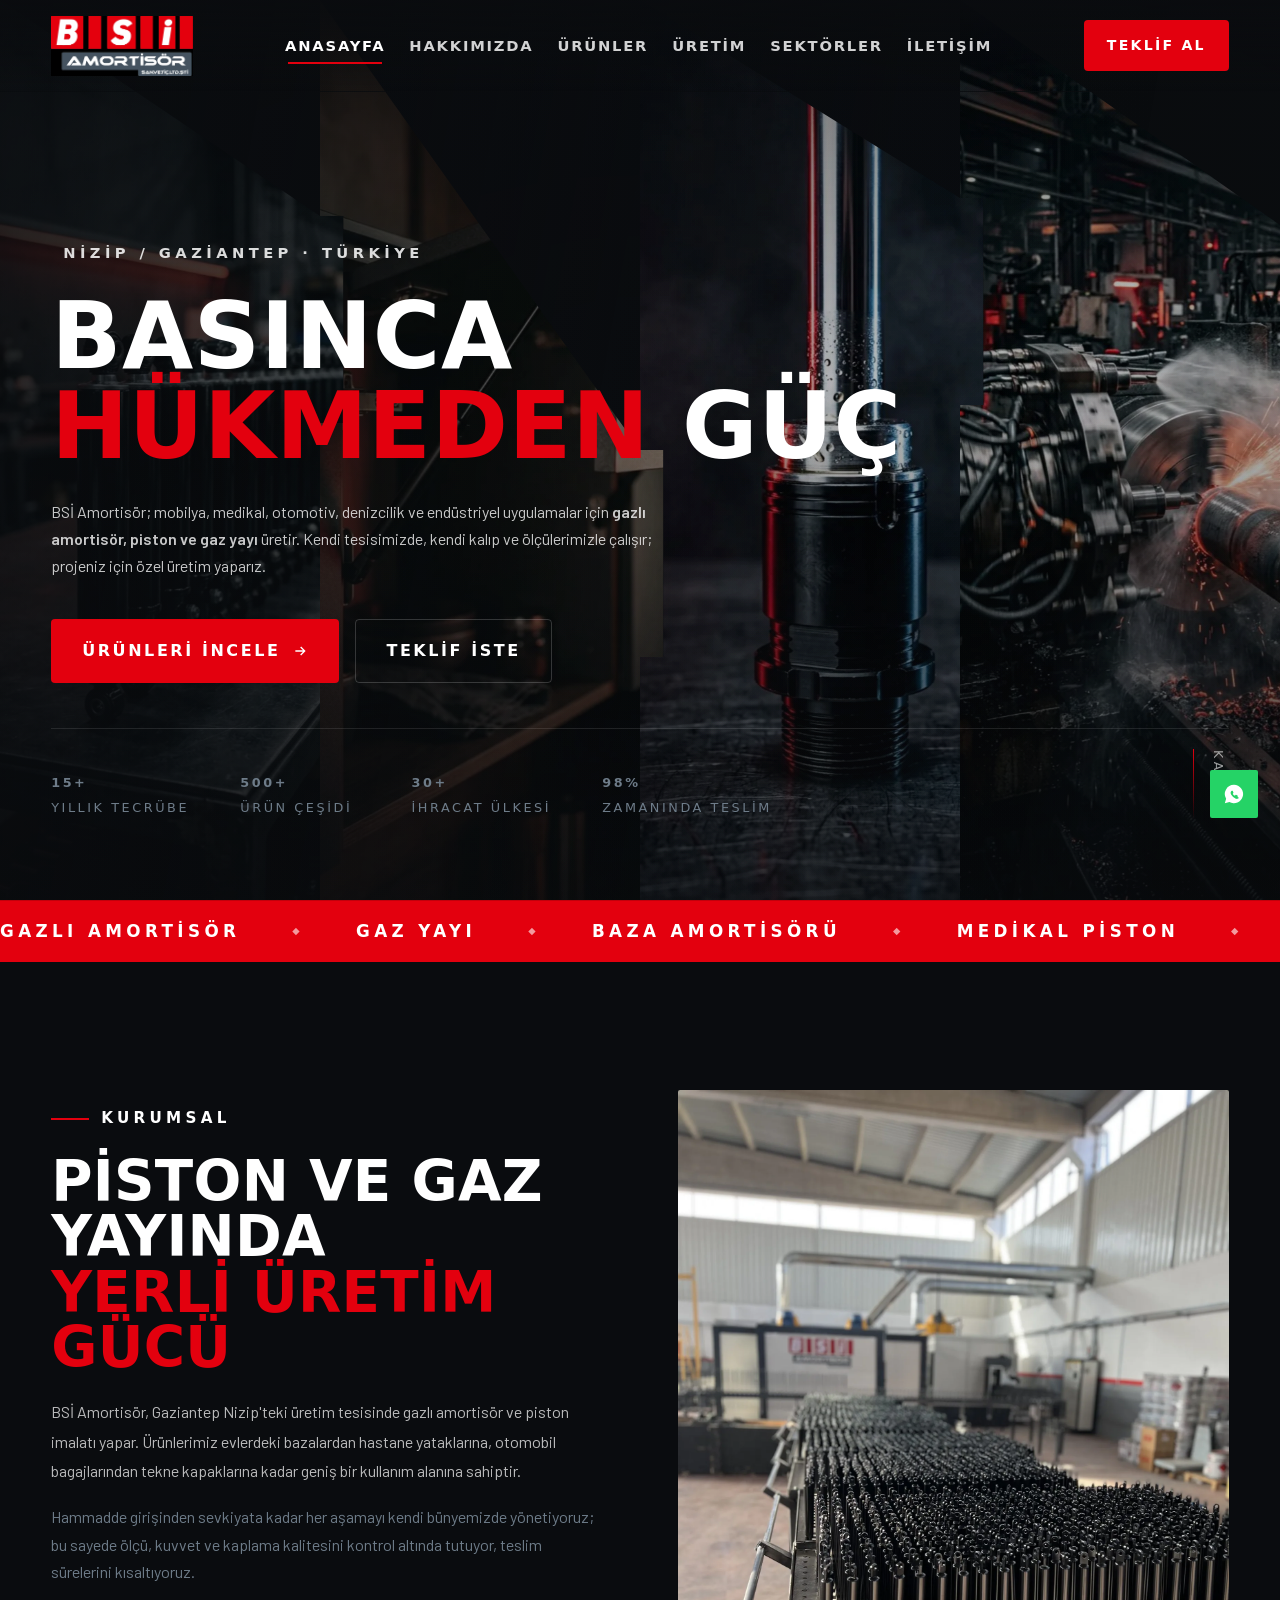
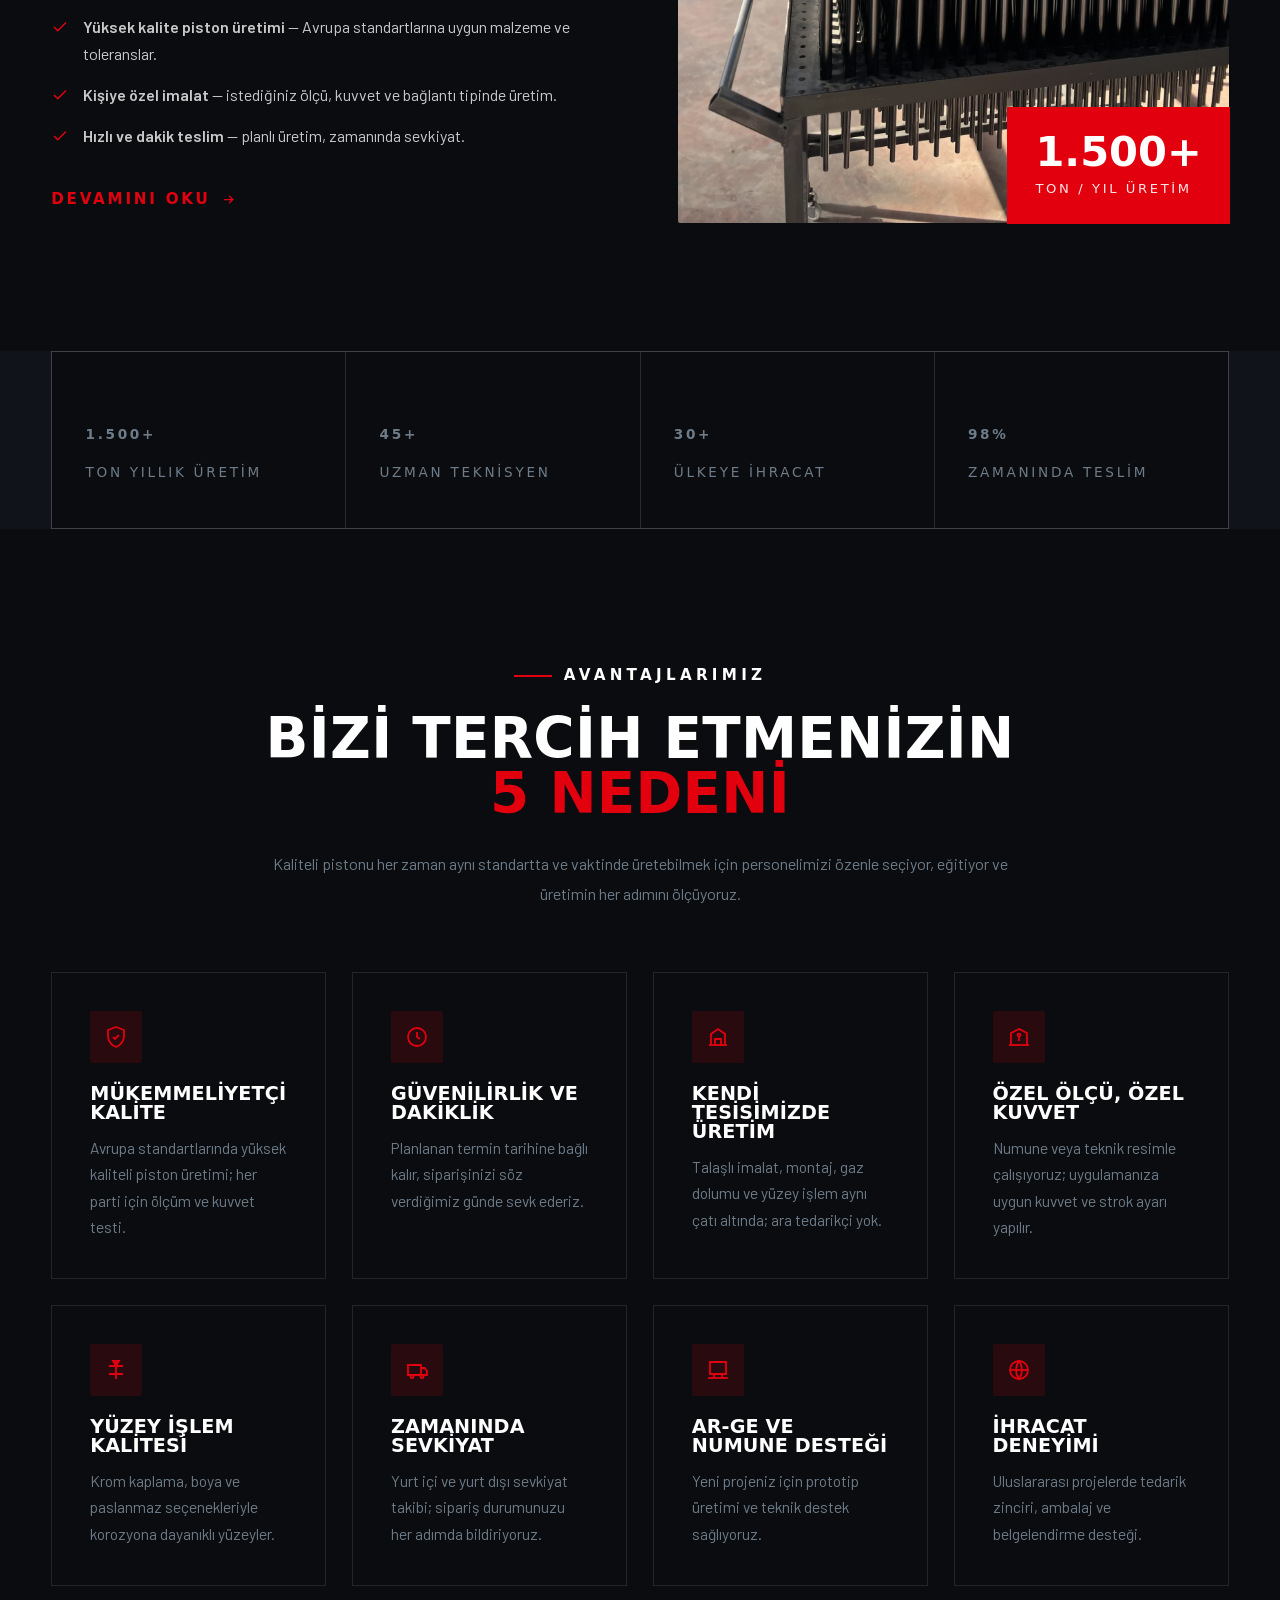
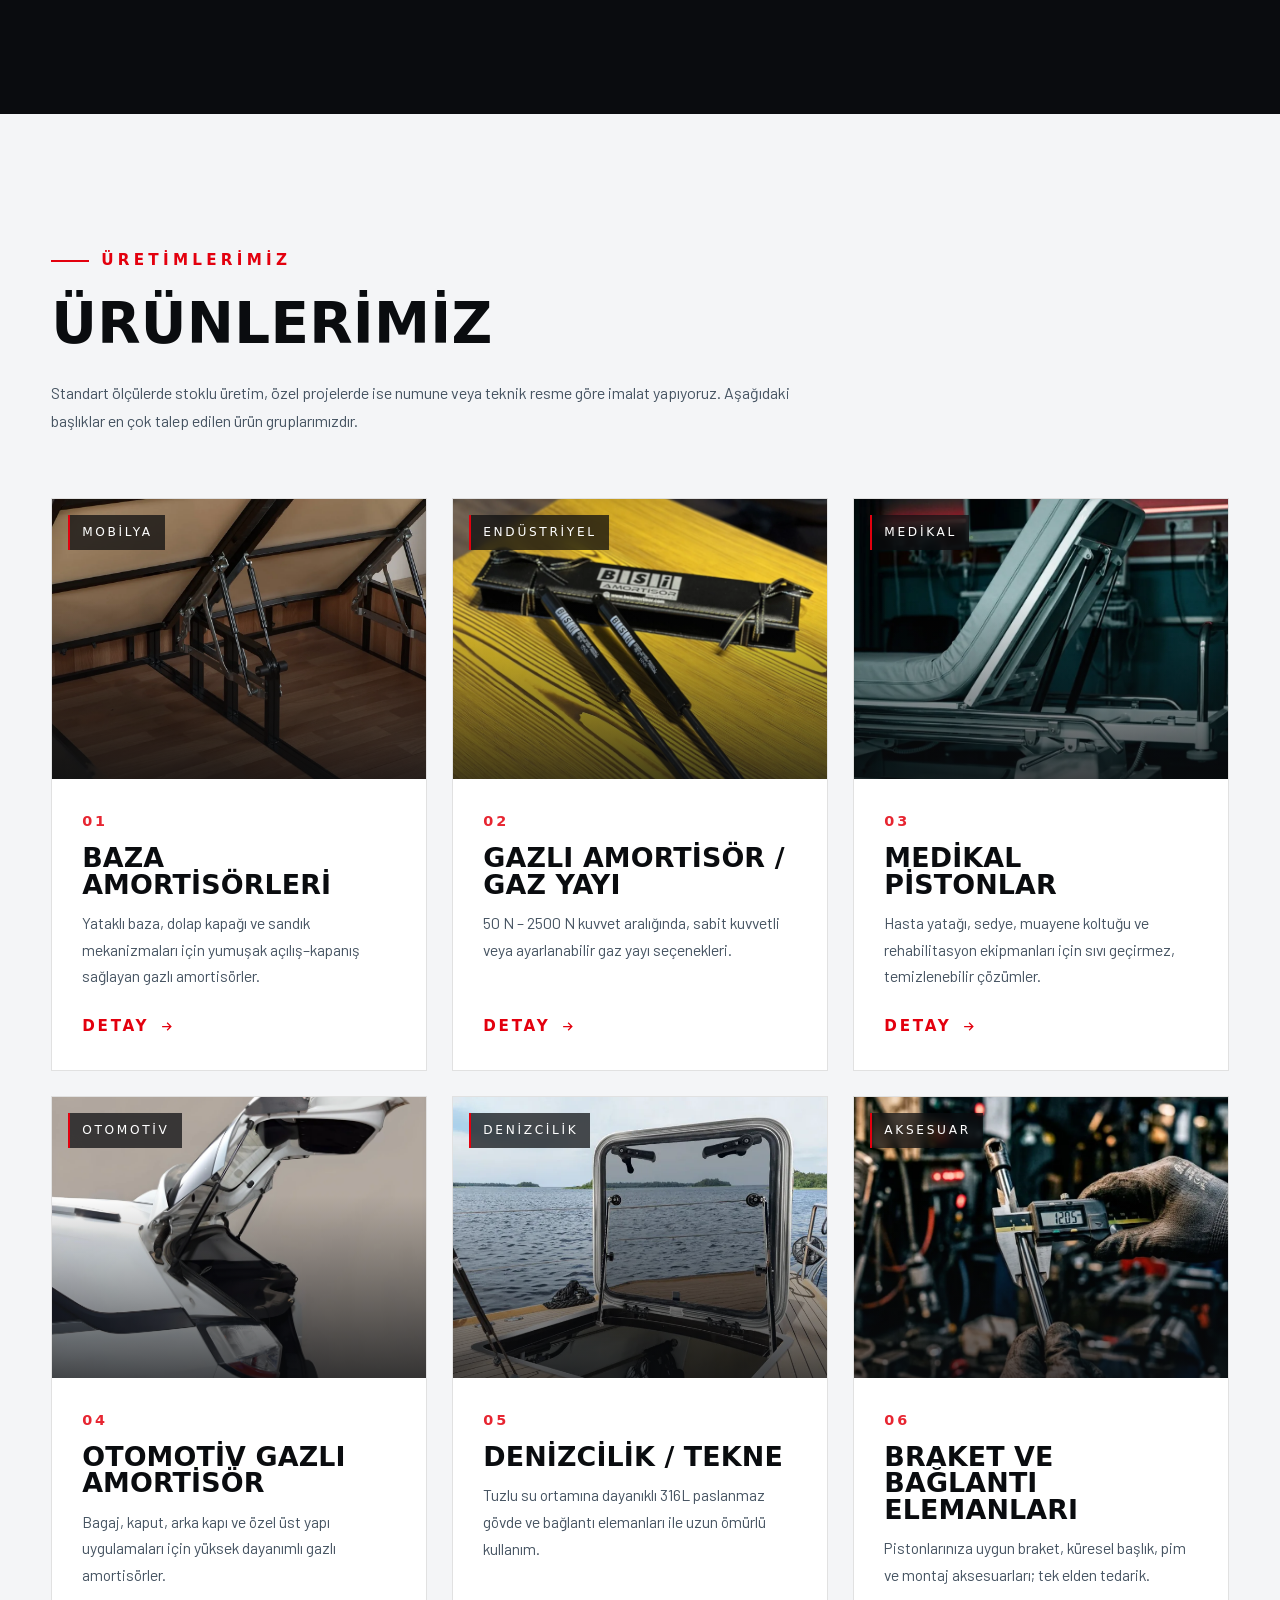
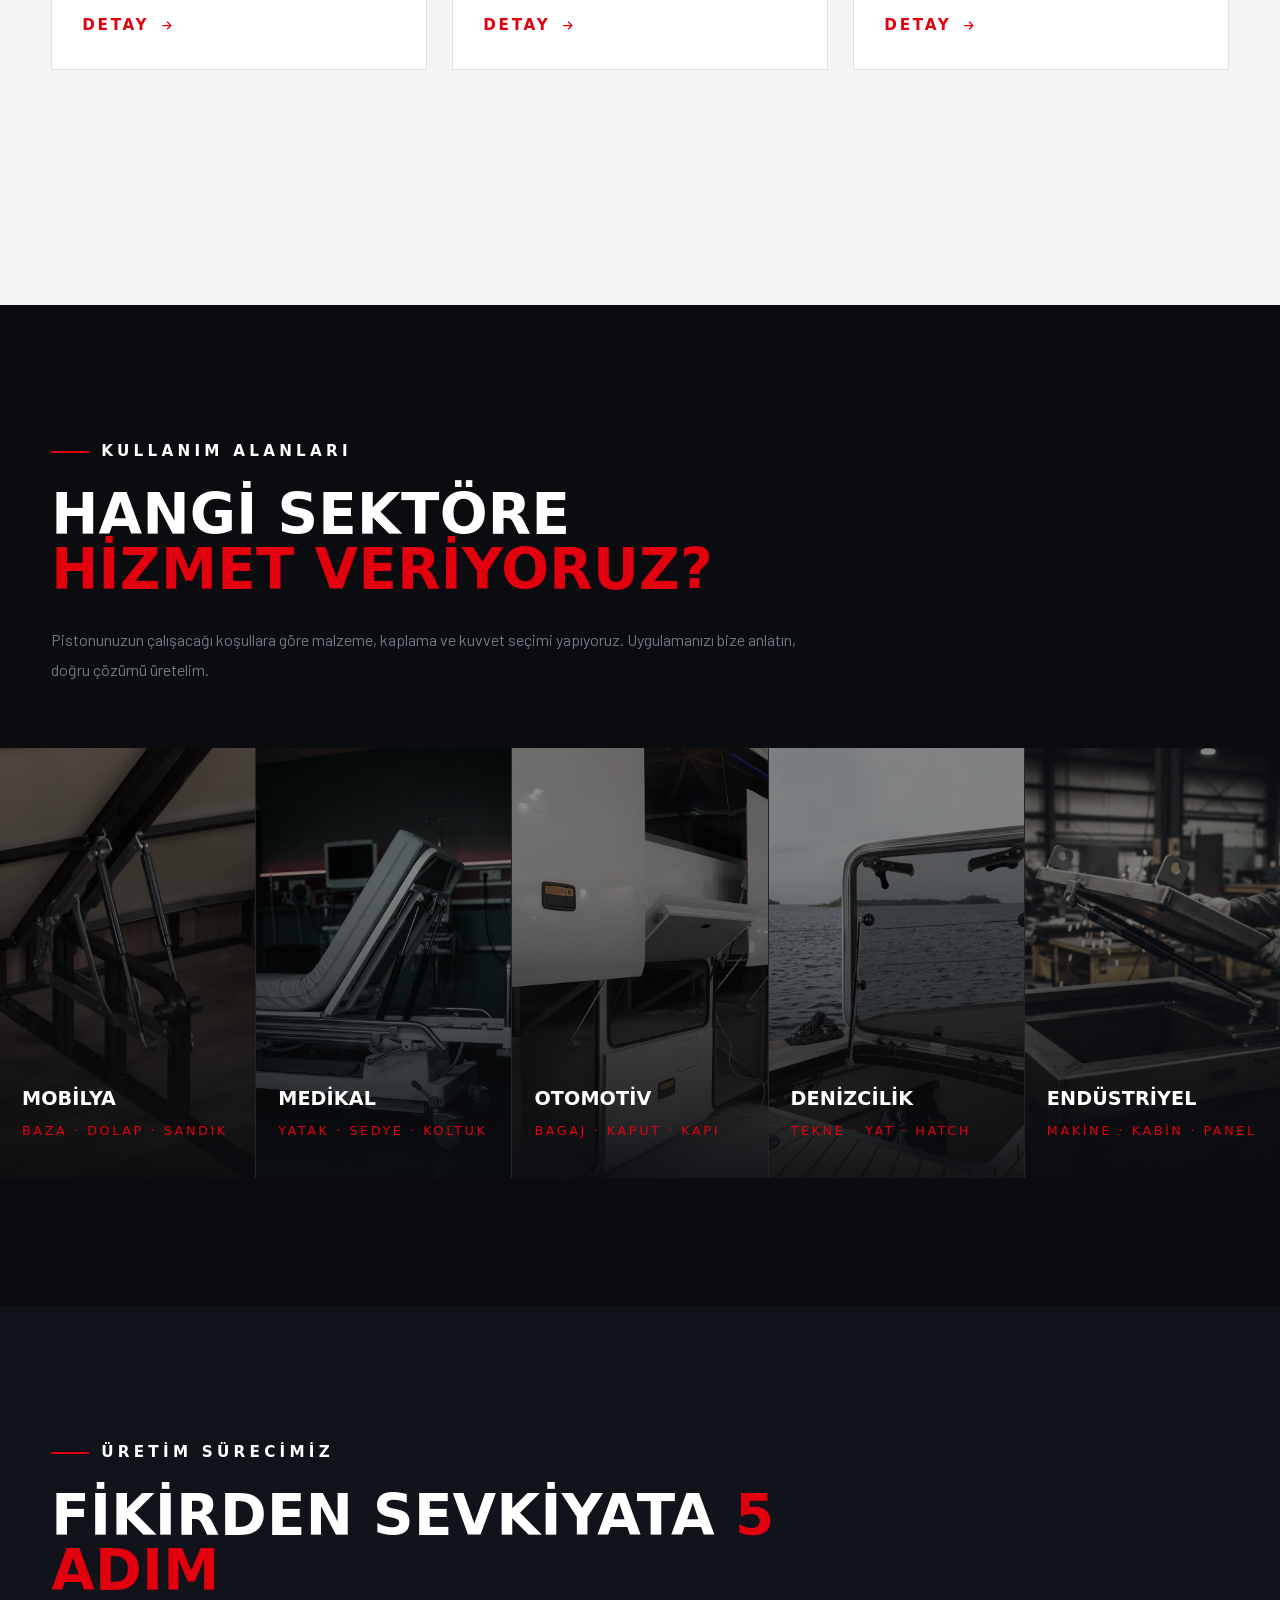
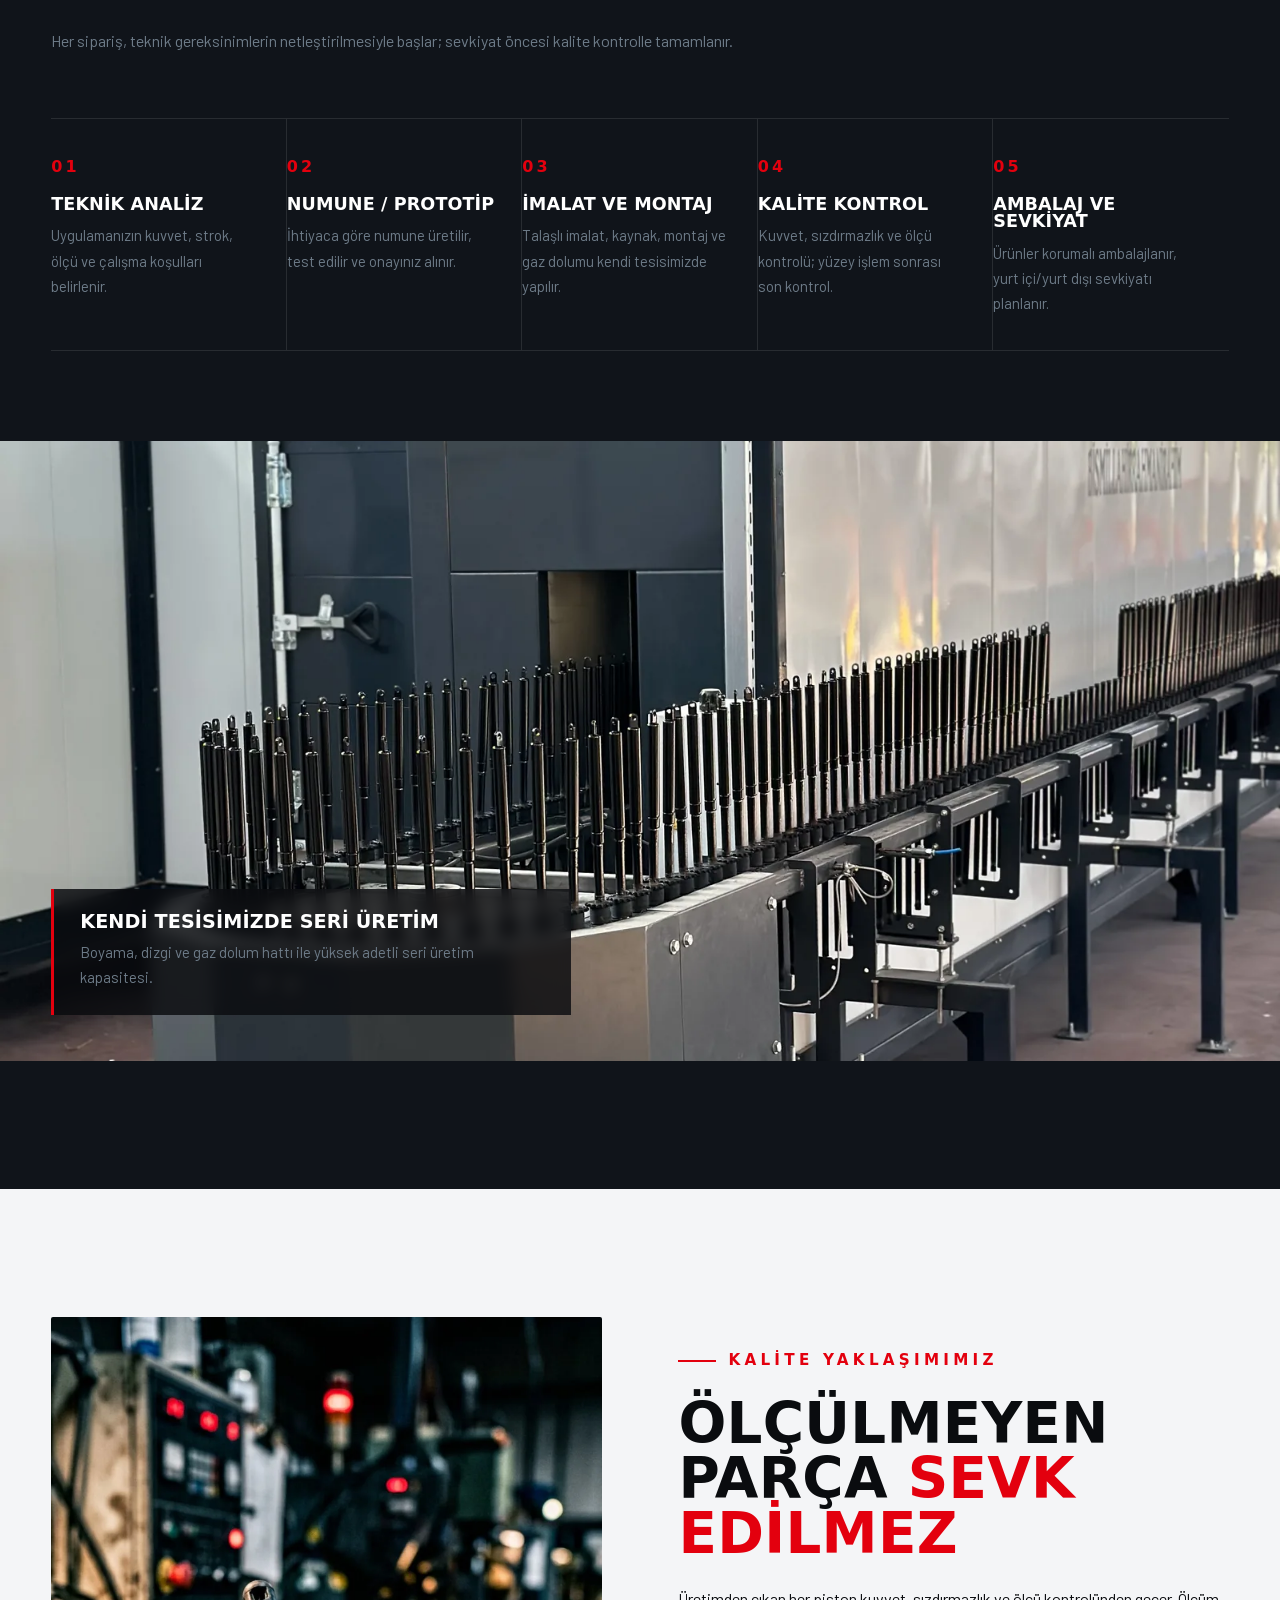
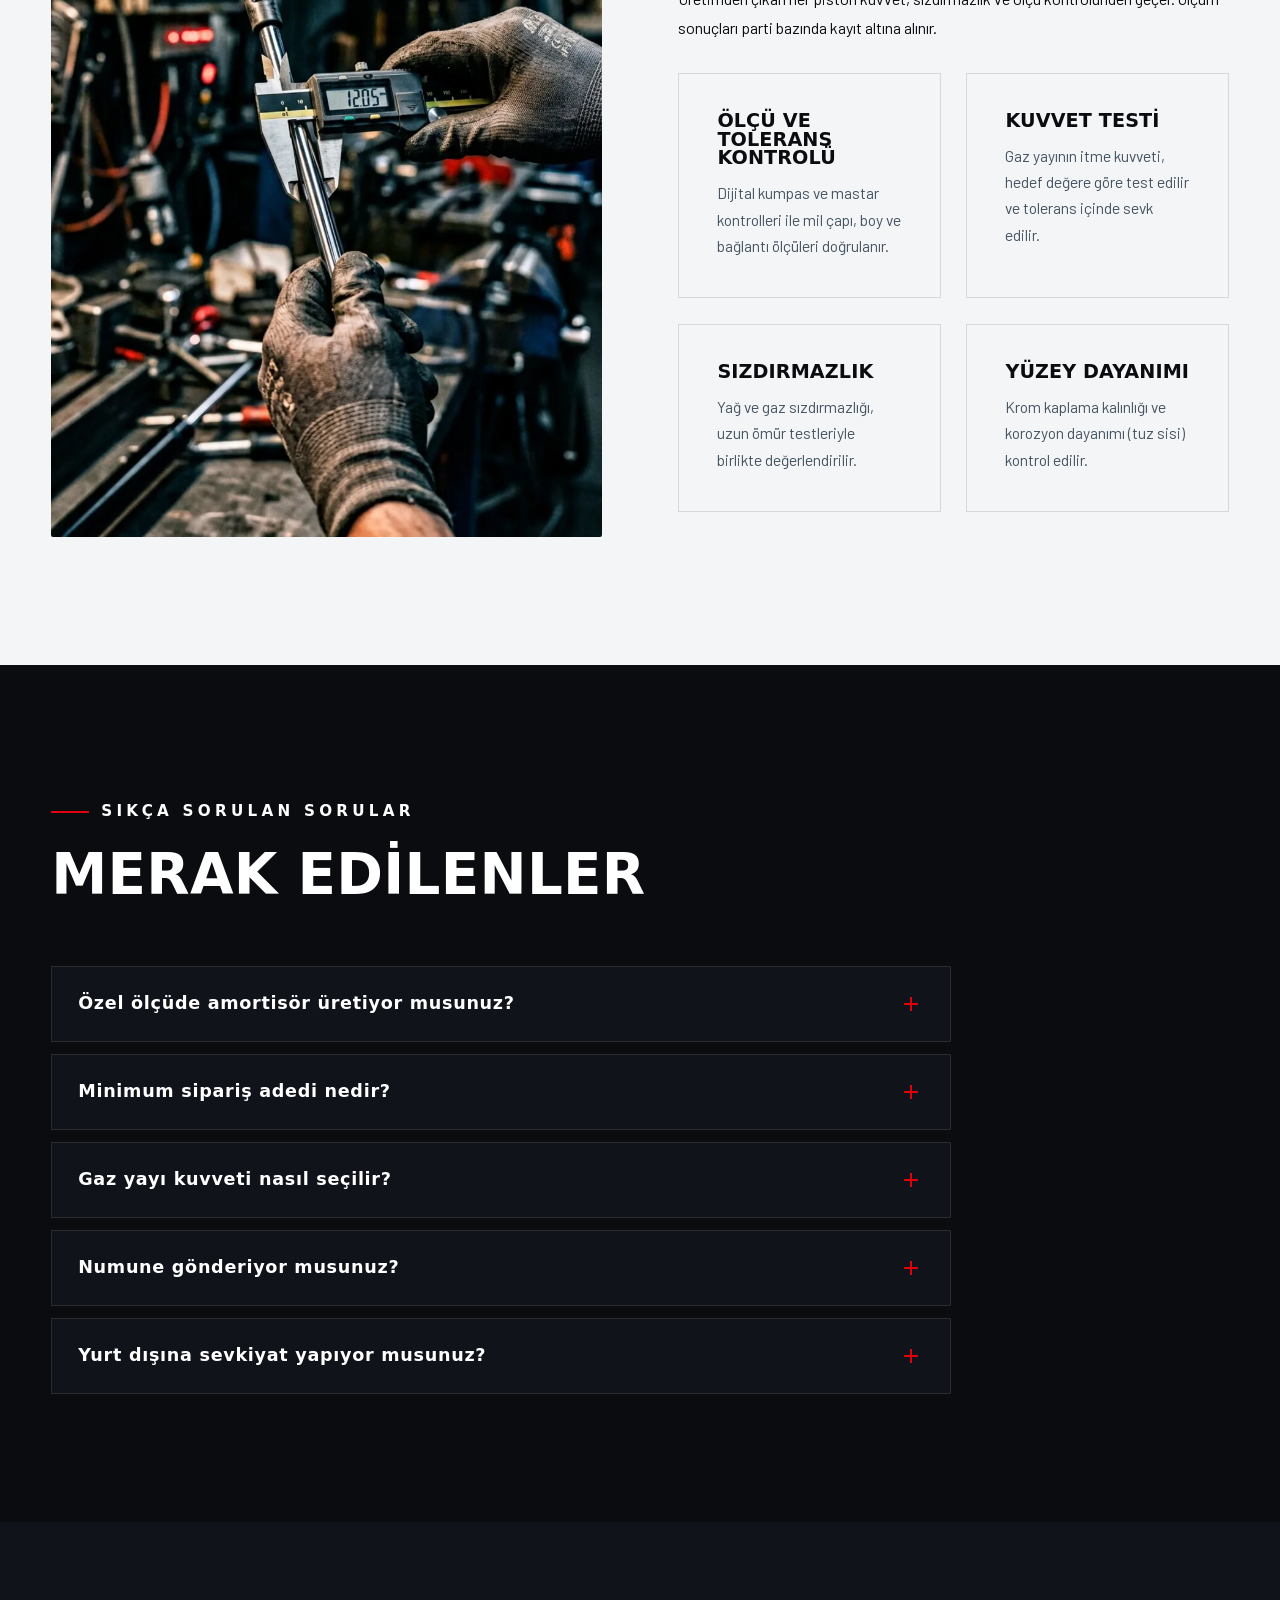
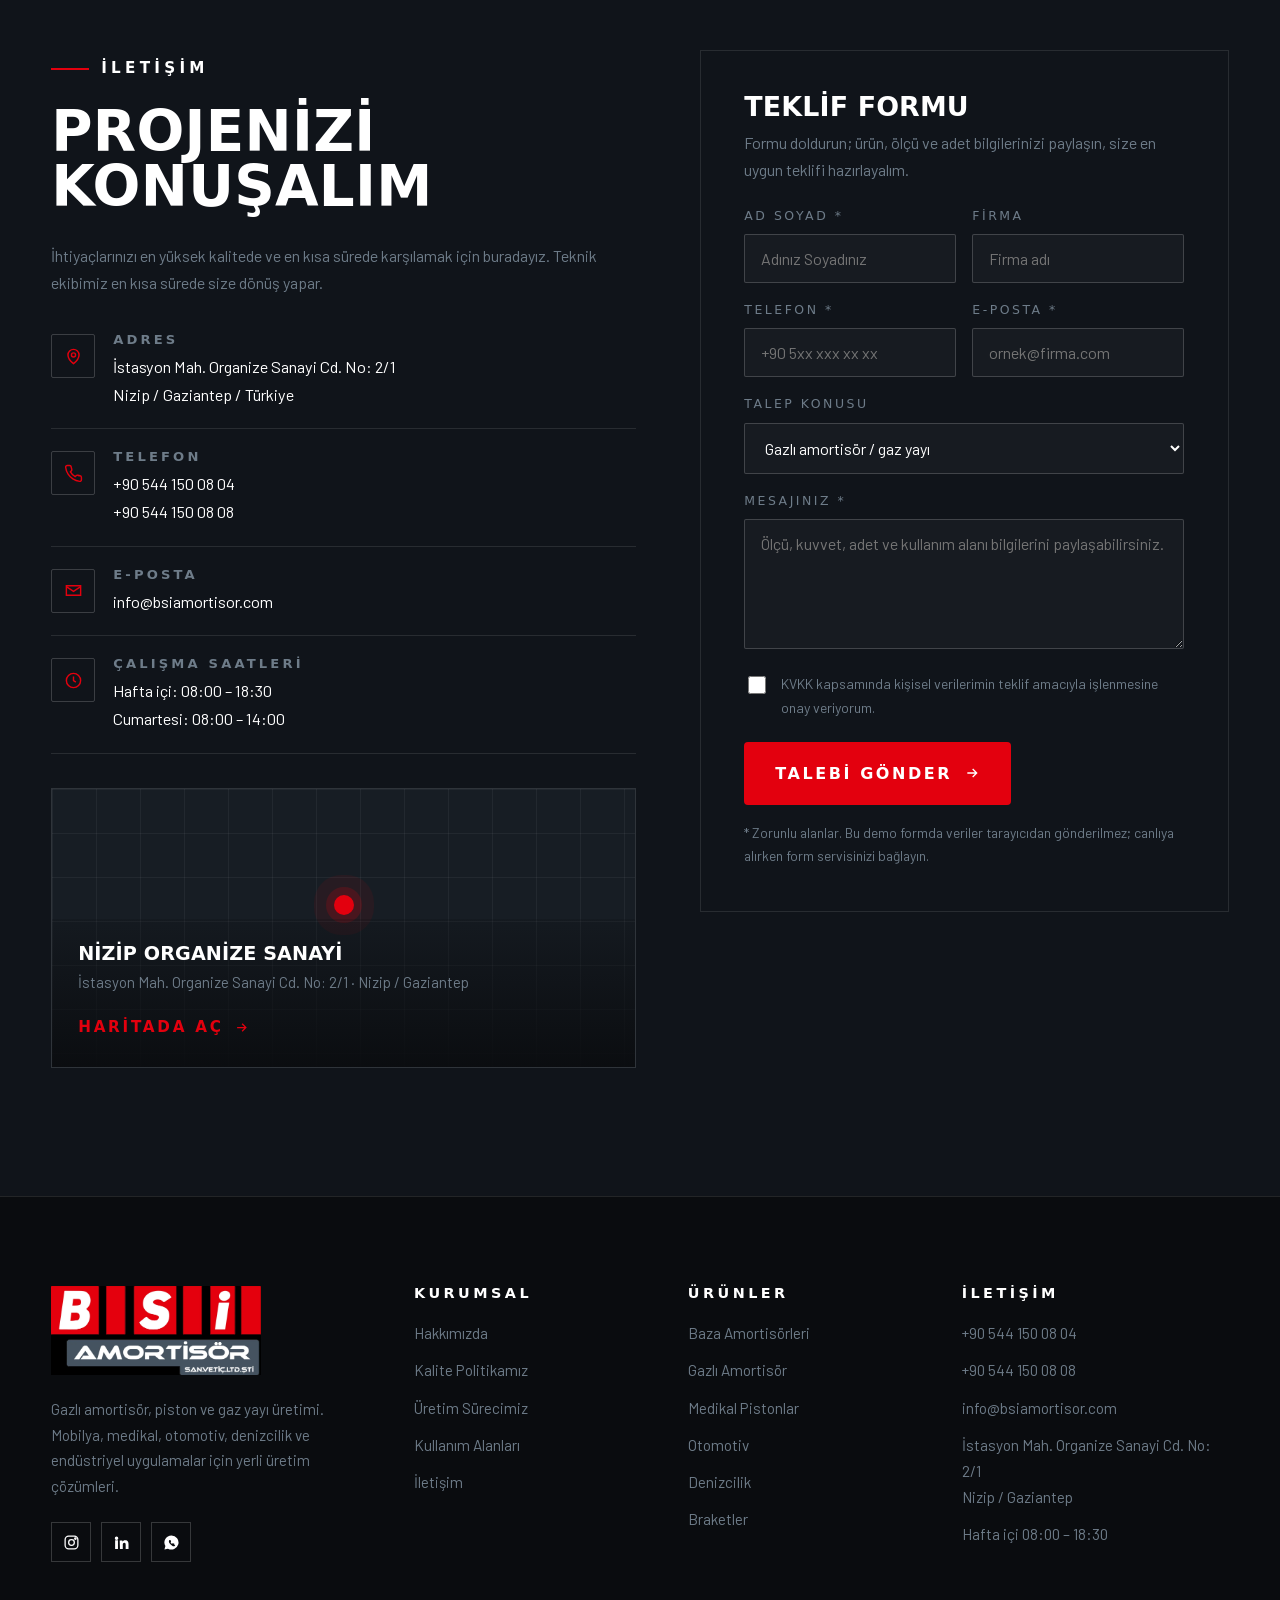
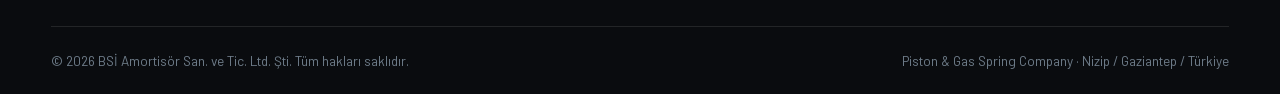
<file: index.html>
<!DOCTYPE html>
<html lang="tr" class="no-js">
<head>
<meta charset="utf-8">
<meta name="viewport" content="width=device-width, initial-scale=1">
<title>BSİ Amortisör | Gazlı Amortisör, Piston ve Gaz Yayı Üreticisi | Gaziantep</title>
<meta name="description" content="BSİ Amortisör; mobilya, medikal, otomotiv, denizcilik ve endüstriyel alanlar için gazlı amortisör, piston, gaz yayı ve baza amortisörü üretimi yapan yerli üreticidir. Nizip / Gaziantep.">
<meta name="keywords" content="amortisör, gazlı amortisör, gaz yayı, piston, baza amortisörü, mobilya amortisörü, medikal piston, gaziantep amortisör, nizip amortisör">
<meta name="author" content="BSİ Amortisör San. ve Tic. Ltd. Şti.">
<meta name="theme-color" content="#0A0C0F">
<link rel="canonical" href="https://www.bsiamortisor.com/">
<meta property="og:type" content="website">
<meta property="og:locale" content="tr_TR">
<meta property="og:site_name" content="BSİ Amortisör">
<meta property="og:title" content="BSİ Amortisör | Gazlı Amortisör ve Piston Üretimi">
<meta property="og:description" content="Mobilya, medikal, otomotiv, denizcilik ve endüstriyel uygulamalar için yüksek kaliteli gazlı amortisör ve piston üretimi.">
<meta property="og:image" content="assets/img/s3.jpg">
<link rel="icon" type="image/png" href="assets/img/favicon.png">
<link rel="manifest" href="manifest.webmanifest">
<link rel="apple-touch-icon" href="assets/img/favicon.png">
<link rel="stylesheet" href="css/fonts.css">
<link rel="stylesheet" href="css/style.css">
<script type="application/ld+json">
{
  "@context": "https://schema.org",
  "@type": "LocalBusiness",
  "name": "BSİ Amortisör San. ve Tic. Ltd. Şti.",
  "description": "Gazlı amortisör, piston, gaz yayı ve baza amortisörü üretimi.",
  "image": "assets/img/s3.jpg",
  "telephone": ["+90 544 150 08 04", "+90 544 150 08 08"],
  "email": "info@bsiamortisor.com",
  "url": "https://www.bsiamortisor.com/",
  "address": {
    "@type": "PostalAddress",
    "streetAddress": "İstasyon Mah. Organize Sanayi Cd. No: 2/1",
    "addressLocality": "Nizip",
    "addressRegion": "Gaziantep",
    "addressCountry": "TR"
  },
  "openingHours": "Mo-Fr 08:00-18:30",
  "areaServed": "TR",
  "makesOffer": [
    { "@type": "Offer", "itemOffered": { "@type": "Product", "name": "Gazlı amortisör / gaz yayı" } },
    { "@type": "Offer", "itemOffered": { "@type": "Product", "name": "Baza amortisörü" } },
    { "@type": "Offer", "itemOffered": { "@type": "Product", "name": "Medikal piston" } },
    { "@type": "Offer", "itemOffered": { "@type": "Product", "name": "Otomotiv gazlı amortisör" } }
  ]
}
</script>
</head>
<body>

<!-- ===================== ÖN YÜKLEYİCİ ===================== -->
<div class="preloader" aria-hidden="true">
  <img class="preloader__logo" src="assets/img/logo.webp" alt="BSİ Amortisör">
  <div class="preloader__bar"><i></i></div>
  <span class="preloader__txt">Yükleniyor</span>
</div>

<!-- ===================== HEADER ===================== -->
<header class="header">
  <div class="container">
    <a class="header__logo" href="index.html" aria-label="BSİ Amortisör ana sayfa">
      <img src="assets/img/logo.webp" alt="BSİ Amortisör logo">
    </a>

    <nav class="nav" aria-label="Ana menü">
      <a href="index.html">Anasayfa</a>
      <a href="hakkimizda.html">Hakkımızda</a>
      <a href="urunler.html">Ürünler</a>
      <a href="index.html#uretim">Üretim</a>
      <a href="index.html#sektorler">Sektörler</a>
      <a href="iletisim.html">İletişim</a>
    </nav>

    <div class="header__cta">
      <a class="header__phone" href="tel:+905441500804">
        <svg viewBox="0 0 24 24" fill="none" stroke="currentColor" stroke-width="2"><path d="M22 16.9v3a2 2 0 0 1-2.2 2 19.8 19.8 0 0 1-8.6-3.1 19.5 19.5 0 0 1-6-6A19.8 19.8 0 0 1 2.1 4.2 2 2 0 0 1 4.1 2h3a2 2 0 0 1 2 1.7c.1 1 .4 2 .7 2.9a2 2 0 0 1-.5 2.1L8.1 9.9a16 16 0 0 0 6 6l1.2-1.2a2 2 0 0 1 2.1-.5c.9.3 1.9.6 2.9.7a2 2 0 0 1 1.7 2Z"/></svg>
        +90 544 150 08 04
      </a>
      <a class="btn btn--sm" href="iletisim.html"><span>Teklif Al</span></a>
      <button class="burger" aria-label="Menüyü aç/kapat" aria-expanded="false"><i></i><i></i><i></i></button>
    </div>
  </div>
</header>

<!-- ===================== MOBİL MENÜ ===================== -->
<div class="mobile-menu">
  <a href="index.html">Anasayfa <span>01</span></a>
  <a href="hakkimizda.html">Hakkımızda <span>02</span></a>
  <a href="urunler.html">Ürünler <span>03</span></a>
  <a href="index.html#uretim">Üretim <span>04</span></a>
  <a href="index.html#sektorler">Sektörler <span>05</span></a>
  <a href="iletisim.html">İletişim <span>06</span></a>
  <div class="mobile-menu__meta">
    <p><a href="tel:+905441500804">+90 544 150 08 04</a><br>
    <a href="tel:+905441500808">+90 544 150 08 08</a><br>
    <a href="mailto:info@bsiamortisor.com">info@bsiamortisor.com</a><br>
    İstasyon Mah. Organize Sanayi Cd. No: 2/1<br>Nizip / Gaziantep</p>
  </div>
</div>

<!-- ===================== HERO + PUZZLE ===================== -->
<section class="hero" id="anasayfa">
  <div class="puzzle" aria-hidden="true">
    <div class="piece"><img src="assets/img/s3.webp" alt="Tezgahta sıralı siyah gazlı amortisörler — profesyonel ürün çekimi" fetchpriority="high"></div>
    <div class="piece"><img src="assets/img/s5.webp" alt="Dolap kapağında gazlı amortisör uygulaması" fetchpriority="high"></div>
    <div class="piece"><img src="assets/img/s1.webp" alt="Krom milli piston detayı — stüdyo çekimi" fetchpriority="high"></div>
    <div class="piece"><img src="assets/img/s2.webp" alt="Talaşlı imalatta CNC torna tezgahı" fetchpriority="high"></div>
    <div class="puzzle__veil"></div>
  </div>

  <div class="container hero__inner">
    <span class="hero__badge"><b></b> Nizip / Gaziantep · Türkiye</span>
    <h1>Basınca <em>hükmeden</em> güç</h1>
    <p class="hero__sub">
      BSİ Amortisör; mobilya, medikal, otomotiv, denizcilik ve endüstriyel uygulamalar için
      <strong>gazlı amortisör, piston ve gaz yayı</strong> üretir. Kendi tesisimizde,
      kendi kalıp ve ölçülerimizle çalışır; projeniz için özel üretim yaparız.
    </p>
    <div class="hero__actions">
      <a class="btn" href="urunler.html">
        <span>Ürünleri İncele</span>
        <svg viewBox="0 0 24 24" fill="none" stroke="currentColor" stroke-width="2"><path d="M5 12h14M13 6l6 6-6 6"/></svg>
      </a>
      <a class="btn btn--ghost" href="iletisim.html"><span>Teklif İste</span></a>
    </div>
    <div class="hero__stats">
      <div><b><span data-count="15" data-suffix="+">0</span></b><span>Yıllık tecrübe</span></div>
      <div><b><span data-count="500" data-suffix="+">0</span></b><span>Ürün çeşidi</span></div>
      <div><b><span data-count="30" data-suffix="+">0</span></b><span>İhracat ülkesi</span></div>
      <div><b><span data-count="98" data-suffix="%">0</span></b><span>Zamanında teslim</span></div>
    </div>
  </div>

  <div class="hero__scroll"><span>Kaydır</span><i></i></div>
</section>

<!-- ===================== ŞERİT ===================== -->
<div class="strip" aria-hidden="true">
  <div class="strip__track">
    <span>Gazlı Amortisör</span><span>Gaz Yayı</span><span>Baza Amortisörü</span><span>Medikal Piston</span>
    <span>Otomotiv Amortisörü</span><span>Denizcilik</span><span>Braket</span><span>Yüzey İşlem</span>
    <span>Gazlı Amortisör</span><span>Gaz Yayı</span><span>Baza Amortisörü</span><span>Medikal Piston</span>
    <span>Otomotiv Amortisörü</span><span>Denizcilik</span><span>Braket</span><span>Yüzey İşlem</span>
  </div>
</div>

<!-- ===================== KURUMSAL ===================== -->
<section class="section section--dark" id="hakkimizda">
  <div class="container split">
    <div class="split__content" data-reveal="left">
      <span class="eyebrow">Kurumsal</span>
      <h2>Piston ve gaz yayında<br><span class="text-red">yerli üretim gücü</span></h2>
      <p class="lead">
        BSİ Amortisör, Gaziantep Nizip'teki üretim tesisinde gazlı amortisör ve piston
        imalatı yapar. Ürünlerimiz evlerdeki bazalardan hastane yataklarına, otomobil
        bagajlarından tekne kapaklarına kadar geniş bir kullanım alanına sahiptir.
      </p>
      <p class="muted">
        Hammadde girişinden sevkiyata kadar her aşamayı kendi bünyemizde yönetiyoruz;
        bu sayede ölçü, kuvvet ve kaplama kalitesini kontrol altında tutuyor, teslim
        sürelerini kısaltıyoruz.
      </p>
      <ul class="list-check">
        <li><svg viewBox="0 0 24 24" fill="none" stroke="currentColor" stroke-width="2"><path d="M20 6 9 17l-5-5"/></svg><span><strong>Yüksek kalite piston üretimi</strong> — Avrupa standartlarına uygun malzeme ve toleranslar.</span></li>
        <li><svg viewBox="0 0 24 24" fill="none" stroke="currentColor" stroke-width="2"><path d="M20 6 9 17l-5-5"/></svg><span><strong>Kişiye özel imalat</strong> — istediğiniz ölçü, kuvvet ve bağlantı tipinde üretim.</span></li>
        <li><svg viewBox="0 0 24 24" fill="none" stroke="currentColor" stroke-width="2"><path d="M20 6 9 17l-5-5"/></svg><span><strong>Hızlı ve dakik teslim</strong> — planlı üretim, zamanında sevkiyat.</span></li>
      </ul>
      <div style="margin-top:34px"><a class="link-arrow" href="hakkimizda.html"><span>Devamını oku</span>
        <svg viewBox="0 0 24 24" fill="none" stroke="currentColor" stroke-width="2"><path d="M5 12h14M13 6l6 6-6 6"/></svg></a></div>
    </div>

    <div class="split__media" data-reveal="right">
      <img src="assets/resimler/IMG_0427-scaled.jpg.webp" alt="BSİ tesisinde boyama hattı önünde dizili gazlı amortisörler" loading="lazy">
      <div class="split__badge">
        <b data-count="1500" data-suffix="+">0</b>
        <span>Ton / yıl üretim</span>
      </div>
    </div>
  </div>
</section>

<!-- ===================== İSTATİSTİK ===================== -->
<section class="section section--ink2" style="padding-block:0">
  <div class="container">
    <div class="stats" data-reveal>
      <div class="stats__item"><b><span data-count="1500" data-suffix="+">0</span></b><span>Ton yıllık üretim</span></div>
      <div class="stats__item"><b><span data-count="45" data-suffix="+">0</span></b><span>Uzman teknisyen</span></div>
      <div class="stats__item"><b><span data-count="30" data-suffix="+">0</span></b><span>Ülkeye ihracat</span></div>
      <div class="stats__item"><b><span data-count="98" data-suffix="%">0</span></b><span>Zamanında teslim</span></div>
    </div>
  </div>
</section>

<!-- ===================== AVANTAJLAR ===================== -->
<section class="section section--dark">
  <div class="container">
    <div class="section-head center" data-reveal="fade">
      <span class="eyebrow">Avantajlarımız</span>
      <h2>Bizi tercih etmenizin <span class="text-red">5 nedeni</span></h2>
      <p class="lead muted">Kaliteli pistonu her zaman aynı standartta ve vaktinde üretebilmek için
      personelimizi özenle seçiyor, eğitiyor ve üretimin her adımını ölçüyoruz.</p>
    </div>

    <div class="grid-4" data-stagger="90">
      <article class="feature" data-reveal>
        <div class="feature__ico"><svg viewBox="0 0 24 24" fill="none" stroke="currentColor" stroke-width="1.8"><path d="M12 2 4 5v6c0 5 3.4 9.4 8 11 4.6-1.6 8-6 8-11V5l-8-3Z"/><path d="m9 12 2 2 4-4"/></svg></div>
        <h4>Mükemmeliyetçi kalite</h4>
        <p>Avrupa standartlarında yüksek kaliteli piston üretimi; her parti için ölçüm ve kuvvet testi.</p>
      </article>
      <article class="feature" data-reveal>
        <div class="feature__ico"><svg viewBox="0 0 24 24" fill="none" stroke="currentColor" stroke-width="1.8"><circle cx="12" cy="12" r="9"/><path d="M12 7v5l3 2"/></svg></div>
        <h4>Güvenilirlik ve dakiklik</h4>
        <p>Planlanan termin tarihine bağlı kalır, siparişinizi söz verdiğimiz günde sevk ederiz.</p>
      </article>
      <article class="feature" data-reveal>
        <div class="feature__ico"><svg viewBox="0 0 24 24" fill="none" stroke="currentColor" stroke-width="1.8"><path d="M3 20h18"/><path d="M5 20V9l7-5 7 5v11"/><path d="M9 20v-6h6v6"/></svg></div>
        <h4>Kendi tesisimizde üretim</h4>
        <p>Talaşlı imalat, montaj, gaz dolumu ve yüzey işlem aynı çatı altında; ara tedarikçi yok.</p>
      </article>
      <article class="feature" data-reveal>
        <div class="feature__ico"><svg viewBox="0 0 24 24" fill="none" stroke="currentColor" stroke-width="1.8"><path d="M4 20V8l8-4 8 4v12"/><path d="M2 20h20"/><path d="M12 12v4"/><circle cx="12" cy="10" r="1.4"/></svg></div>
        <h4>Özel ölçü, özel kuvvet</h4>
        <p>Numune veya teknik resimle çalışıyoruz; uygulamanıza uygun kuvvet ve strok ayarı yapılır.</p>
      </article>
    </div>

    <div class="grid-4" style="margin-top:26px" data-stagger="90">
      <article class="feature" data-reveal>
        <div class="feature__ico"><svg viewBox="0 0 24 24" fill="none" stroke="currentColor" stroke-width="1.8"><path d="M12 3v18"/><path d="M5 8h14M5 16h14"/><path d="M9 3h6l-3 5-3-5Z"/></svg></div>
        <h4>Yüzey işlem kalitesi</h4>
        <p>Krom kaplama, boya ve paslanmaz seçenekleriyle korozyona dayanıklı yüzeyler.</p>
      </article>
      <article class="feature" data-reveal>
        <div class="feature__ico"><svg viewBox="0 0 24 24" fill="none" stroke="currentColor" stroke-width="1.8"><path d="M3 7h13v10H3z"/><path d="M16 10h3.5L22 13v4h-6"/><circle cx="7" cy="18.5" r="1.6"/><circle cx="17" cy="18.5" r="1.6"/></svg></div>
        <h4>Zamanında sevkiyat</h4>
        <p>Yurt içi ve yurt dışı sevkiyat takibi; sipariş durumunuzu her adımda bildiriyoruz.</p>
      </article>
      <article class="feature" data-reveal>
        <div class="feature__ico"><svg viewBox="0 0 24 24" fill="none" stroke="currentColor" stroke-width="1.8"><path d="M4 4h16v12H4z"/><path d="M2 20h20"/><path d="M8 16v4M16 16v4"/></svg></div>
        <h4>Ar-Ge ve numune desteği</h4>
        <p>Yeni projeniz için prototip üretimi ve teknik destek sağlıyoruz.</p>
      </article>
      <article class="feature" data-reveal>
        <div class="feature__ico"><svg viewBox="0 0 24 24" fill="none" stroke="currentColor" stroke-width="1.8"><circle cx="12" cy="12" r="9"/><path d="M3 12h18"/><path d="M12 3a15 15 0 0 1 0 18 15 15 0 0 1 0-18Z"/></svg></div>
        <h4>İhracat deneyimi</h4>
        <p>Uluslararası projelerde tedarik zinciri, ambalaj ve belgelendirme desteği.</p>
      </article>
    </div>
  </div>
</section>

<!-- ===================== ÜRÜNLER ===================== -->
<section class="section section--paper" id="urunler">
  <div class="container">
    <div class="section-head" data-reveal="fade">
      <span class="eyebrow">Üretimlerimiz</span>
      <h2>Ürünlerimiz</h2>
      <p class="muted">Standart ölçülerde stoklu üretim, özel projelerde ise numune veya teknik
      resme göre imalat yapıyoruz. Aşağıdaki başlıklar en çok talep edilen ürün gruplarımızdır.</p>
    </div>

    <div class="grid-3" data-stagger="80">
      <article class="card" data-reveal>
        <div class="card__media"><span class="card__tag">Mobilya</span><img src="assets/resimler/baza-piston.webp" alt="Baza mekanizmasına monteli gazlı amortisörler" loading="lazy"></div>
        <div class="card__body">
          <span class="card__no">01</span>
          <h3>Baza Amortisörleri</h3>
          <p>Yataklı baza, dolap kapağı ve sandık mekanizmaları için yumuşak açılış–kapanış sağlayan gazlı amortisörler.</p>
          <a class="link-arrow" href="urunler.html#baza"><span>Detay</span><svg viewBox="0 0 24 24" fill="none" stroke="currentColor" stroke-width="2"><path d="M5 12h14M13 6l6 6-6 6"/></svg></a>
        </div>
      </article>

      <article class="card" data-reveal>
        <div class="card__media"><span class="card__tag">Endüstriyel</span><img src="assets/resimler/IMG_4552.webp" alt="BSİ markalı gazlı amortisörler" loading="lazy"></div>
        <div class="card__body">
          <span class="card__no">02</span>
          <h3>Gazlı Amortisör / Gaz Yayı</h3>
          <p>50 N – 2500 N kuvvet aralığında, sabit kuvvetli veya ayarlanabilir gaz yayı seçenekleri.</p>
          <a class="link-arrow" href="urunler.html#gazli"><span>Detay</span><svg viewBox="0 0 24 24" fill="none" stroke="currentColor" stroke-width="2"><path d="M5 12h14M13 6l6 6-6 6"/></svg></a>
        </div>
      </article>

      <article class="card" data-reveal>
        <div class="card__media"><span class="card__tag">Medikal</span><img src="assets/img/s6.webp" alt="Hastane yatağı pistonu" loading="lazy"></div>
        <div class="card__body">
          <span class="card__no">03</span>
          <h3>Medikal Pistonlar</h3>
          <p>Hasta yatağı, sedye, muayene koltuğu ve rehabilitasyon ekipmanları için sıvı geçirmez, temizlenebilir çözümler.</p>
          <a class="link-arrow" href="urunler.html#medikal"><span>Detay</span><svg viewBox="0 0 24 24" fill="none" stroke="currentColor" stroke-width="2"><path d="M5 12h14M13 6l6 6-6 6"/></svg></a>
        </div>
      </article>

      <article class="card" data-reveal>
        <div class="card__media"><span class="card__tag">Otomotiv</span><img src="assets/resimler/hafif-arac.jpg.webp" alt="Hafif araç bagaj kapağında gazlı amortisör uygulaması" loading="lazy"></div>
        <div class="card__body">
          <span class="card__no">04</span>
          <h3>Otomotiv Gazlı Amortisör</h3>
          <p>Bagaj, kaput, arka kapı ve özel üst yapı uygulamaları için yüksek dayanımlı gazlı amortisörler.</p>
          <a class="link-arrow" href="urunler.html#otomotiv"><span>Detay</span><svg viewBox="0 0 24 24" fill="none" stroke="currentColor" stroke-width="2"><path d="M5 12h14M13 6l6 6-6 6"/></svg></a>
        </div>
      </article>

      <article class="card" data-reveal>
        <div class="card__media"><span class="card__tag">Denizcilik</span><img src="assets/resimler/tekne-piston.webp" alt="Tekne güverte kapağında paslanmaz gazlı amortisör" loading="lazy"></div>
        <div class="card__body">
          <span class="card__no">05</span>
          <h3>Denizcilik / Tekne</h3>
          <p>Tuzlu su ortamına dayanıklı 316L paslanmaz gövde ve bağlantı elemanları ile uzun ömürlü kullanım.</p>
          <a class="link-arrow" href="urunler.html#deniz"><span>Detay</span><svg viewBox="0 0 24 24" fill="none" stroke="currentColor" stroke-width="2"><path d="M5 12h14M13 6l6 6-6 6"/></svg></a>
        </div>
      </article>

      <article class="card" data-reveal>
        <div class="card__media"><span class="card__tag">Aksesuar</span><img src="assets/img/s4.webp" alt="Ölçüm ve kalite kontrol" loading="lazy"></div>
        <div class="card__body">
          <span class="card__no">06</span>
          <h3>Braket ve Bağlantı Elemanları</h3>
          <p>Pistonlarınıza uygun braket, küresel başlık, pim ve montaj aksesuarları; tek elden tedarik.</p>
          <a class="link-arrow" href="urunler.html#braket"><span>Detay</span><svg viewBox="0 0 24 24" fill="none" stroke="currentColor" stroke-width="2"><path d="M5 12h14M13 6l6 6-6 6"/></svg></a>
        </div>
      </article>
    </div>

    <div style="margin-top:44px" data-reveal><a class="btn btn--dark" href="urunler.html">
      <span>Tüm Ürünler ve Teknik Bilgiler</span>
      <svg viewBox="0 0 24 24" fill="none" stroke="currentColor" stroke-width="2"><path d="M5 12h14M13 6l6 6-6 6"/></svg></a></div>
  </div>
</section>

<!-- ===================== SEKTÖRLER ===================== -->
<section class="section section--dark" id="sektorler">
  <div class="container">
    <div class="section-head" data-reveal="fade">
      <span class="eyebrow">Kullanım Alanları</span>
      <h2>Hangi sektöre <span class="text-red">hizmet veriyoruz?</span></h2>
      <p class="lead muted">Pistonunuzun çalışacağı koşullara göre malzeme, kaplama ve kuvvet seçimi
      yapıyoruz. Uygulamanızı bize anlatın, doğru çözümü üretelim.</p>
    </div>
  </div>
  <div class="sectors" data-reveal="fade">
    <div class="sector">
      <img src="assets/resimler/baza-piston.webp" alt="Baza mekanizmasında gazlı amortisör" loading="lazy">
      <div class="sector__body"><h4>Mobilya</h4><span>Baza · Dolap · Sandık</span>
        <p>Yataklı baza, dolap kapağı ve yatak başlığı mekanizmaları için sessiz ve kontrollü hareket.</p></div>
    </div>
    <div class="sector">
      <img src="assets/img/s6.webp" alt="Medikal sektörü" loading="lazy">
      <div class="sector__body"><h4>Medikal</h4><span>Yatak · Sedye · Koltuk</span>
        <p>Hastane yatakları, sedyeler ve muayene koltukları için hijyenik ve güvenli piston çözümleri.</p></div>
    </div>
    <div class="sector">
      <img src="assets/resimler/ticari-arac.jpg.webp" alt="Ticari araç bagaj kapaklarında gazlı amortisör" loading="lazy">
      <div class="sector__body"><h4>Otomotiv</h4><span>Bagaj · Kaput · Kapı</span>
        <p>Araç üst yapıları ve yedek parça uygulamaları için dayanıklı gazlı amortisörler.</p></div>
    </div>
    <div class="sector">
      <img src="assets/resimler/tekne-piston.webp" alt="Tekne kapağında deniz tipi amortisör" loading="lazy">
      <div class="sector__body"><h4>Denizcilik</h4><span>Tekne · Yat · Hatch</span>
        <p>Tuzlu su ve nemli ortamda çalışan paslanmaz gövde seçenekleri ile uzun ömür.</p></div>
    </div>
    <div class="sector">
      <img src="assets/resimler/endustriyel.webp" alt="Endüstriyel makine kapağında gazlı amortisör uygulaması" loading="lazy">
      <div class="sector__body"><h4>Endüstriyel</h4><span>Makine · Kabin · Panel</span>
        <p>Makine kapakları, kontrol panelleri ve özel ekipmanlar için projeye özel gaz yayları.</p></div>
    </div>
  </div>
</section>

<!-- ===================== ÜRETİM SÜRECİ ===================== -->
<section class="section section--ink2" id="uretim">
  <div class="container">
    <div class="section-head" data-reveal="fade">
      <span class="eyebrow">Üretim Sürecimiz</span>
      <h2>Fikirden sevkiyata <span class="text-red">5 adım</span></h2>
      <p class="muted">Her sipariş, teknik gereksinimlerin netleştirilmesiyle başlar; sevkiyat
      öncesi kalite kontrolle tamamlanır.</p>
    </div>
  </div>
  <div class="container">
    <div class="process" data-stagger="70">
      <div class="step" data-reveal><span class="step__no">01</span><h4>Teknik Analiz</h4><p>Uygulamanızın kuvvet, strok, ölçü ve çalışma koşulları belirlenir.</p></div>
      <div class="step" data-reveal><span class="step__no">02</span><h4>Numune / Prototip</h4><p>İhtiyaca göre numune üretilir, test edilir ve onayınız alınır.</p></div>
      <div class="step" data-reveal><span class="step__no">03</span><h4>İmalat ve Montaj</h4><p>Talaşlı imalat, kaynak, montaj ve gaz dolumu kendi tesisimizde yapılır.</p></div>
      <div class="step" data-reveal><span class="step__no">04</span><h4>Kalite Kontrol</h4><p>Kuvvet, sızdırmazlık ve ölçü kontrolü; yüzey işlem sonrası son kontrol.</p></div>
      <div class="step" data-reveal><span class="step__no">05</span><h4>Ambalaj ve Sevkiyat</h4><p>Ürünler korumalı ambalajlanır, yurt içi/yurt dışı sevkiyatı planlanır.</p></div>
    </div>
  </div>

  <div class="media-wide" style="margin-top:clamp(50px,7vw,90px)" data-reveal="fade">
    <img src="assets/resimler/IMG_4827.webp" alt="Yüzey işlem hattında dizili BSİ amortisörleri" loading="lazy">
    <div class="media-wide__cap">
      <h4>Kendi tesisimizde seri üretim</h4>
      <p>Boyama, dizgi ve gaz dolum hattı ile yüksek adetli seri üretim kapasitesi.</p>
    </div>
  </div>
</section>

<!-- ===================== KALİTE ===================== -->
<!-- ÖNEMLİ: Sertifika listesini firmanızın gerçek belgeleriyle güncelleyin. -->
<section class="section section--paper" id="kalite">
  <div class="container split">
    <div class="split__media" data-reveal="left">
      <img src="assets/img/s4.webp" alt="Dijital kumpas ile gazlı amortisör mil çapı ölçümü ve kalite kontrol" loading="lazy">
    </div>
    <div data-reveal="right">
      <span class="eyebrow">Kalite Yaklaşımımız</span>
      <h2>Ölçülmeyen parça <span class="text-red">sevk edilmez</span></h2>
      <p class="lead">Üretimden çıkan her piston kuvvet, sızdırmazlık ve ölçü kontrolünden geçer.
      Ölçüm sonuçları parti bazında kayıt altına alınır.</p>
      <div class="grid-2" style="margin-top:30px">
        <div class="feature"><h4>Ölçü ve tolerans kontrolü</h4><p>Dijital kumpas ve mastar kontrolleri ile mil çapı, boy ve bağlantı ölçüleri doğrulanır.</p></div>
        <div class="feature"><h4>Kuvvet testi</h4><p>Gaz yayının itme kuvveti, hedef değere göre test edilir ve tolerans içinde sevk edilir.</p></div>
        <div class="feature"><h4>Sızdırmazlık</h4><p>Yağ ve gaz sızdırmazlığı, uzun ömür testleriyle birlikte değerlendirilir.</p></div>
        <div class="feature"><h4>Yüzey dayanımı</h4><p>Krom kaplama kalınlığı ve korozyon dayanımı (tuz sisi) kontrol edilir.</p></div>
      </div>
    </div>
  </div>
</section>

<!-- ===================== SSS ===================== -->
<section class="section section--dark">
  <div class="container">
    <div class="section-head" data-reveal="fade">
      <span class="eyebrow">Sıkça Sorulan Sorular</span>
      <h2>Merak edilenler</h2>
    </div>
    <div class="faq" style="max-width:900px" data-reveal="fade">
      <div class="faq__item">
        <button class="faq__q" type="button">Özel ölçüde amortisör üretiyor musunuz? <i></i></button>
        <div class="faq__a"><p>Evet. Numune, teknik resim veya ölçülerinizi bize iletmeniz yeterlidir. Strok, gövde çapı, bağlantı tipi ve kuvvet değerine göre kişiye özel üretim yapıyoruz.</p></div>
      </div>
      <div class="faq__item">
        <button class="faq__q" type="button">Minimum sipariş adedi nedir? <i></i></button>
        <div class="faq__a"><p>Standart ürünlerde perakende satış da yapıyoruz. Özel üretimlerde minimum adet, ürünün tipine ve kalıp gereksinimine göre belirlenir; teklif aşamasında netleştirilir.</p></div>
      </div>
      <div class="faq__item">
        <button class="faq__q" type="button">Gaz yayı kuvveti nasıl seçilir? <i></i></button>
        <div class="faq__a"><p>Kuvvet seçimi; yükün ağırlığı, bağlantı noktalarının konumu ve açılış açısına göre hesaplanır. Uygulamanızın fotoğrafını ve ölçülerini gönderin, uygun kuvveti birlikte belirleyelim.</p></div>
      </div>
      <div class="faq__item">
        <button class="faq__q" type="button">Numune gönderiyor musunuz? <i></i></button>
        <div class="faq__a"><p>Proje bazlı çalışmalarda onay numunesi gönderiyoruz. Seri üretime geçmeden önce numuneyi test etmeniz, üretim sonrası sürprizleri ortadan kaldırır.</p></div>
      </div>
      <div class="faq__item">
        <button class="faq__q" type="button">Yurt dışına sevkiyat yapıyor musunuz? <i></i></button>
        <div class="faq__a"><p>Evet. İhracat ambalajı, belgelendirme ve sevkiyat süreçlerinde destek sağlıyor; projelerinizi uluslararası tedarik zincirine uygun şekilde yönetiyoruz.</p></div>
      </div>
    </div>
  </div>
</section>

<!-- ===================== İLETİŞİM / TEKLİF ===================== -->
<section class="section section--ink2" id="iletisim">
  <div class="container contact-grid">
    <div data-reveal="left">
      <span class="eyebrow">İletişim</span>
      <h2>Projenizi konuşalım</h2>
      <p class="muted">İhtiyaçlarınızı en yüksek kalitede ve en kısa sürede karşılamak için
      buradayız. Teknik ekibimiz en kısa sürede size dönüş yapar.</p>

      <div class="info-list">
        <div class="info">
          <div class="info__ico"><svg viewBox="0 0 24 24" fill="none" stroke="currentColor" stroke-width="1.8"><path d="M12 21s7-5.6 7-11a7 7 0 1 0-14 0c0 5.4 7 11 7 11Z"/><circle cx="12" cy="10" r="2.6"/></svg></div>
          <div><h5>Adres</h5><p>İstasyon Mah. Organize Sanayi Cd. No: 2/1<br>Nizip / Gaziantep / Türkiye</p></div>
        </div>
        <div class="info">
          <div class="info__ico"><svg viewBox="0 0 24 24" fill="none" stroke="currentColor" stroke-width="1.8"><path d="M22 16.9v3a2 2 0 0 1-2.2 2 19.8 19.8 0 0 1-8.6-3.1 19.5 19.5 0 0 1-6-6A19.8 19.8 0 0 1 2.1 4.2 2 2 0 0 1 4.1 2h3a2 2 0 0 1 2 1.7c.1 1 .4 2 .7 2.9a2 2 0 0 1-.5 2.1L8.1 9.9a16 16 0 0 0 6 6l1.2-1.2a2 2 0 0 1 2.1-.5c.9.3 1.9.6 2.9.7a2 2 0 0 1 1.7 2Z"/></svg></div>
          <div><h5>Telefon</h5><p><a href="tel:+905441500804">+90 544 150 08 04</a><br><a href="tel:+905441500808">+90 544 150 08 08</a></p></div>
        </div>
        <div class="info">
          <div class="info__ico"><svg viewBox="0 0 24 24" fill="none" stroke="currentColor" stroke-width="1.8"><path d="M3 6h18v12H3z"/><path d="m3 7 9 6 9-6"/></svg></div>
          <div><h5>E-posta</h5><p><a href="mailto:info@bsiamortisor.com">info@bsiamortisor.com</a></p></div>
        </div>
        <div class="info">
          <div class="info__ico"><svg viewBox="0 0 24 24" fill="none" stroke="currentColor" stroke-width="1.8"><circle cx="12" cy="12" r="9"/><path d="M12 7v5l3 2"/></svg></div>
          <!-- Çalışma saatlerini kontrol edin -->
          <div><h5>Çalışma Saatleri</h5><p>Hafta içi: 08:00 – 18:30<br>Cumartesi: 08:00 – 14:00</p></div>
        </div>
      </div>

      <div class="map-card" data-reveal="fade">
        <div class="map-card__grid"></div>
        <div class="map-card__pin"></div>
        <div class="map-card__body">
          <h4>Nizip Organize Sanayi</h4>
          <p>İstasyon Mah. Organize Sanayi Cd. No: 2/1 · Nizip / Gaziantep</p>
          <a class="link-arrow" href="https://www.google.com/maps/search/?api=1&amp;query=%C4%B0stasyon+Mah+Organize+Sanayi+Cd+No+2+Nizip+Gaziantep" target="_blank" rel="noopener"><span>Haritada aç</span><svg viewBox="0 0 24 24" fill="none" stroke="currentColor" stroke-width="2"><path d="M5 12h14M13 6l6 6-6 6"/></svg></a>
        </div>
      </div>
    </div>

    <div data-reveal="right">
      <form class="form" data-form novalidate>
        <h3>Teklif Formu</h3>
        <p class="muted" style="margin-bottom:22px">Formu doldurun; ürün, ölçü ve adet bilgilerinizi paylaşın, size en uygun teklifi hazırlayalım.</p>

        <div class="form__ok">
          <svg viewBox="0 0 24 24" fill="none" stroke="currentColor" stroke-width="2"><path d="M20 6 9 17l-5-5"/></svg>
          <span><strong>Teşekkürler!</strong> Talebiniz alındı. Teknik ekibimiz en kısa sürede size dönüş yapacaktır.</span>
        </div>

        <div class="form__row">
          <div class="field">
            <label for="f-ad">Ad Soyad *</label>
            <input id="f-ad" name="ad" type="text" required placeholder="Adınız Soyadınız">
            <span class="err">Lütfen adınızı ve soyadınızı girin.</span>
          </div>
          <div class="field">
            <label for="f-firma">Firma</label>
            <input id="f-firma" name="firma" type="text" placeholder="Firma adı">
          </div>
        </div>

        <div class="form__row">
          <div class="field">
            <label for="f-tel">Telefon *</label>
            <input id="f-tel" name="telefon" type="tel" required placeholder="+90 5xx xxx xx xx">
            <span class="err">Lütfen geçerli bir telefon numarası girin.</span>
          </div>
          <div class="field">
            <label for="f-mail">E-posta *</label>
            <input id="f-mail" name="eposta" type="email" required placeholder="ornek@firma.com">
            <span class="err">Lütfen geçerli bir e-posta adresi girin.</span>
          </div>
        </div>

        <div class="field">
          <label for="f-konu">Talep Konusu</label>
          <select id="f-konu" name="konu">
            <option>Gazlı amortisör / gaz yayı</option>
            <option>Baza amortisörü</option>
            <option>Medikal piston</option>
            <option>Otomotiv gazlı amortisör</option>
            <option>Denizcilik / tekne</option>
            <option>Braket ve bağlantı elemanları</option>
            <option>Özel imalat / numune</option>
            <option>Diğer</option>
          </select>
        </div>

        <div class="field">
          <label for="f-mesaj">Mesajınız *</label>
          <textarea id="f-mesaj" name="mesaj" required placeholder="Ölçü, kuvvet, adet ve kullanım alanı bilgilerini paylaşabilirsiniz."></textarea>
          <span class="err">Lütfen talebinizi kısaca yazın.</span>
        </div>

        <label class="check">
          <input type="checkbox" required>
          <span>KVKK kapsamında kişisel verilerimin teklif amacıyla işlenmesine onay veriyorum.</span>
        </label>

        <button class="btn" type="submit">
          <span>Talebi Gönder</span>
          <svg viewBox="0 0 24 24" fill="none" stroke="currentColor" stroke-width="2"><path d="M5 12h14M13 6l6 6-6 6"/></svg>
        </button>
        <p class="form__note">* Zorunlu alanlar. Bu demo formda veriler tarayıcıdan gönderilmez; canlıya alırken form servisinizi bağlayın.</p>
      </form>
    </div>
  </div>
</section>

<!-- ===================== FOOTER ===================== -->
<footer class="footer">
  <div class="container">
    <div class="footer__grid">
      <div>
        <img class="footer__logo" src="assets/img/logo.webp" alt="BSİ Amortisör logo">
        <p>Gazlı amortisör, piston ve gaz yayı üretimi. Mobilya, medikal, otomotiv, denizcilik ve
        endüstriyel uygulamalar için yerli üretim çözümleri.</p>
        <div class="socials" style="margin-top:22px">
          <a href="https://www.instagram.com/" target="_blank" rel="noopener" aria-label="Instagram"><svg viewBox="0 0 24 24" fill="none" stroke="currentColor" stroke-width="1.8"><rect x="3" y="3" width="18" height="18" rx="5"/><circle cx="12" cy="12" r="4"/><circle cx="17.5" cy="6.5" r="1"/></svg></a>
          <a href="https://www.linkedin.com/" target="_blank" rel="noopener" aria-label="LinkedIn"><svg viewBox="0 0 24 24" fill="currentColor"><path d="M4.98 3.5A2.5 2.5 0 1 1 2.5 6 2.5 2.5 0 0 1 4.98 3.5ZM3 8.98h4V21H3ZM9.5 9h3.8v1.7h.05c.53-.95 1.83-1.95 3.77-1.95 4.03 0 4.78 2.5 4.78 5.76V21h-4v-5.6c0-1.34-.02-3.06-1.9-3.06s-2.19 1.45-2.19 2.96V21h-4Z"/></svg></a>
          <a href="https://wa.me/905441500804" target="_blank" rel="noopener" aria-label="WhatsApp"><svg viewBox="0 0 24 24" fill="currentColor"><path d="M12 2a10 10 0 0 0-8.6 15.1L2 22l5-1.3A10 10 0 1 0 12 2Zm5.3 14.1c-.2.6-1.2 1.2-1.7 1.2-.5.1-1 .1-1.6-.1a11 11 0 0 1-5-4.4c-.4-.7-.7-1.5-.7-2.3 0-.8.4-1.5.9-1.9.2-.2.4-.2.6-.2h.4c.2 0 .3.1.5.4l.7 1.7c.1.2 0 .4-.1.5l-.4.5c-.1.2-.2.3-.1.5.4.7 1 1.3 1.6 1.7.3.2.5.2.7 0l.6-.7c.2-.2.3-.2.5-.1l1.6.8c.2.1.3.2.3.4 0 .3 0 .7-.2 1.1Z"/></svg></a>
        </div>
      </div>

      <div>
        <h5>Kurumsal</h5>
        <div class="footer__links">
          <a href="hakkimizda.html">Hakkımızda</a>
          <a href="index.html#kalite">Kalite Politikamız</a>
          <a href="index.html#uretim">Üretim Sürecimiz</a>
          <a href="index.html#sektorler">Kullanım Alanları</a>
          <a href="iletisim.html">İletişim</a>
        </div>
      </div>

      <div>
        <h5>Ürünler</h5>
        <div class="footer__links">
          <a href="urunler.html#baza">Baza Amortisörleri</a>
          <a href="urunler.html#gazli">Gazlı Amortisör</a>
          <a href="urunler.html#medikal">Medikal Pistonlar</a>
          <a href="urunler.html#otomotiv">Otomotiv</a>
          <a href="urunler.html#deniz">Denizcilik</a>
          <a href="urunler.html#braket">Braketler</a>
        </div>
      </div>

      <div>
        <h5>İletişim</h5>
        <div class="footer__links">
          <a href="tel:+905441500804">+90 544 150 08 04</a>
          <a href="tel:+905441500808">+90 544 150 08 08</a>
          <a href="mailto:info@bsiamortisor.com">info@bsiamortisor.com</a>
          <span style="color:var(--steel-2);font-size:.96rem">İstasyon Mah. Organize Sanayi Cd. No: 2/1<br>Nizip / Gaziantep</span>
          <span style="color:var(--steel-2);font-size:.96rem">Hafta içi 08:00 – 18:30</span>
        </div>
      </div>
    </div>

    <div class="footer__bottom">
      <span>© <span data-year>2026</span> BSİ Amortisör San. ve Tic. Ltd. Şti. Tüm hakları saklıdır.</span>
      <span>Piston &amp; Gas Spring Company · Nizip / Gaziantep / Türkiye</span>
    </div>
  </div>
</footer>

<a class="wa" href="https://wa.me/905441500804" target="_blank" rel="noopener" aria-label="WhatsApp ile yazın">
  <svg viewBox="0 0 24 24" fill="currentColor"><path d="M12 2a10 10 0 0 0-8.6 15.1L2 22l5-1.3A10 10 0 1 0 12 2Zm5.3 14.1c-.2.6-1.2 1.2-1.7 1.2-.5.1-1 .1-1.6-.1a11 11 0 0 1-5-4.4c-.4-.7-.7-1.5-.7-2.3 0-.8.4-1.5.9-1.9.2-.2.4-.2.6-.2h.4c.2 0 .3.1.5.4l.7 1.7c.1.2 0 .4-.1.5l-.4.5c-.1.2-.2.3-.1.5.4.7 1 1.3 1.6 1.7.3.2.5.2.7 0l.6-.7c.2-.2.3-.2.5-.1l1.6.8c.2.1.3.2.3.4 0 .3 0 .7-.2 1.1Z"/></svg>
</a>
<button class="totop" aria-label="Yukarı çık">
  <svg viewBox="0 0 24 24" fill="none" stroke="currentColor" stroke-width="2"><path d="M12 19V5M6 11l6-6 6 6"/></svg>
</button>

<script src="js/main.js"></script>
</body>
</html>
</file>
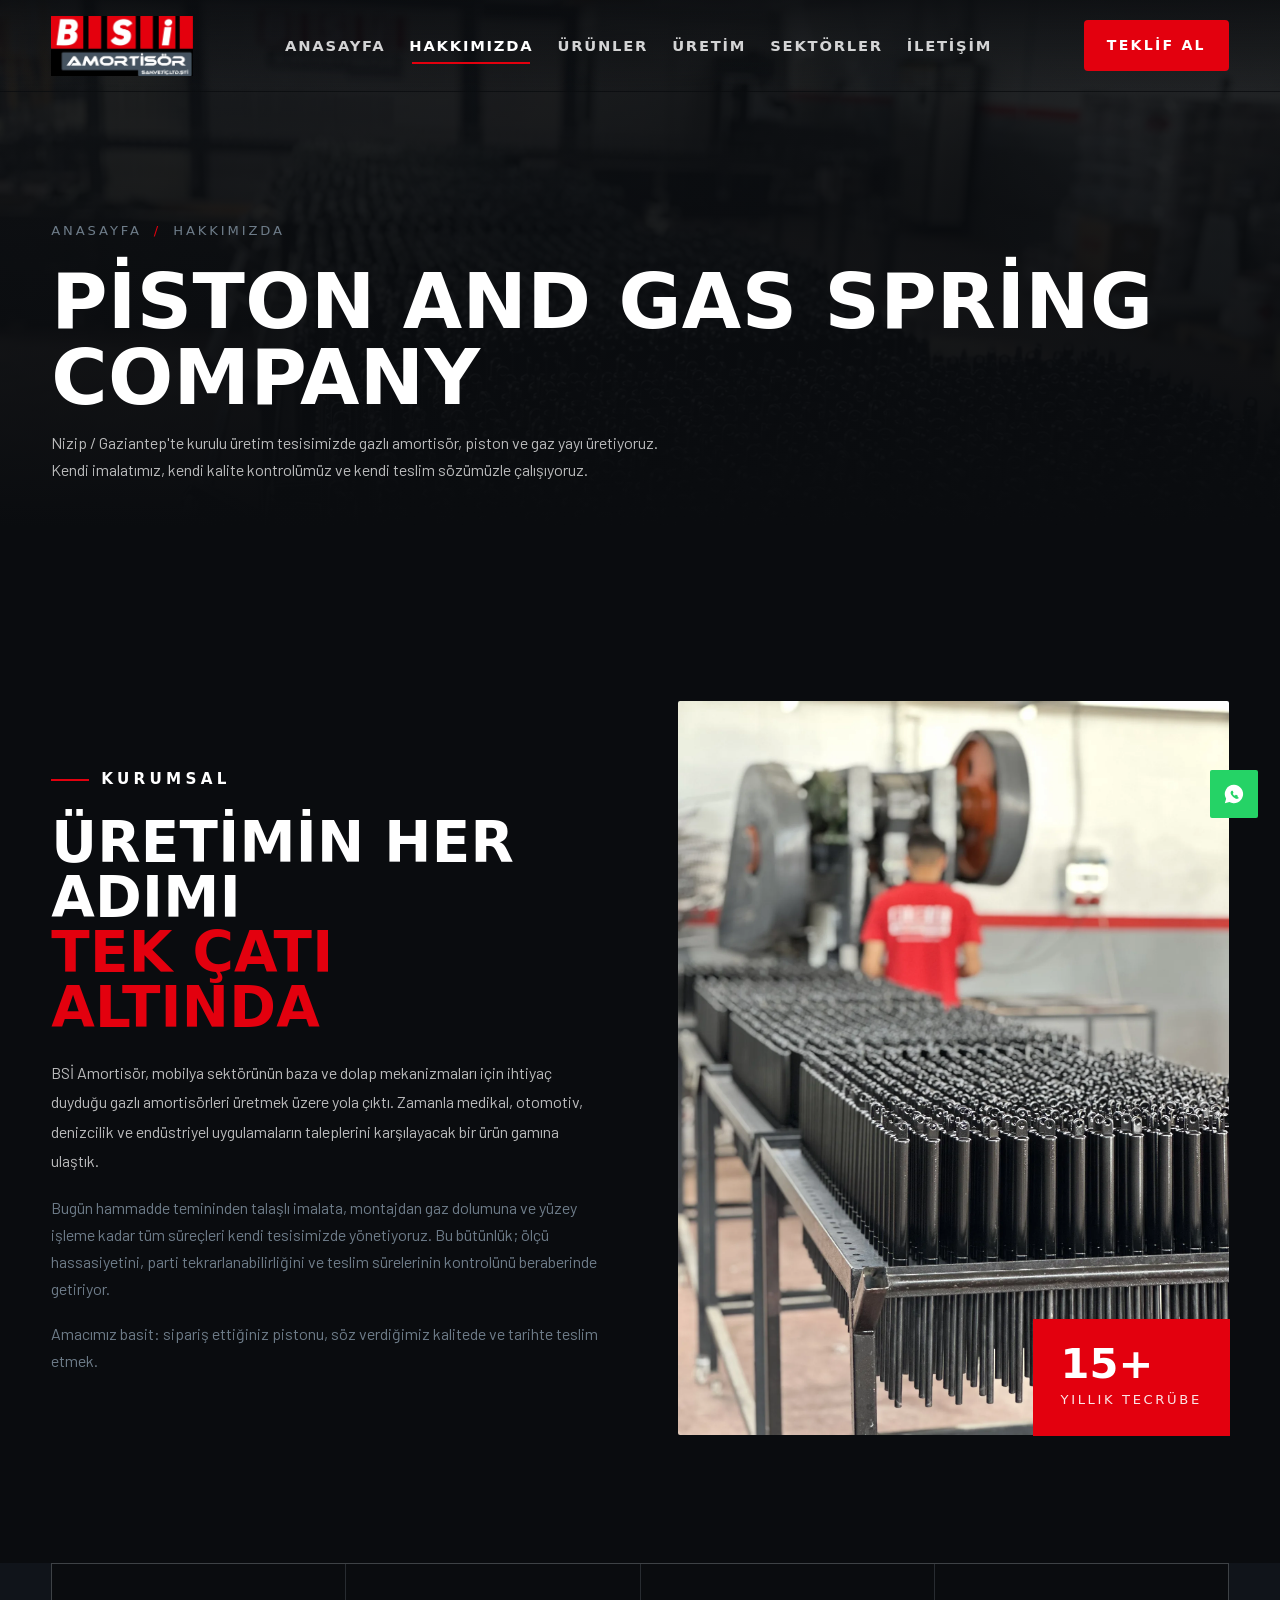
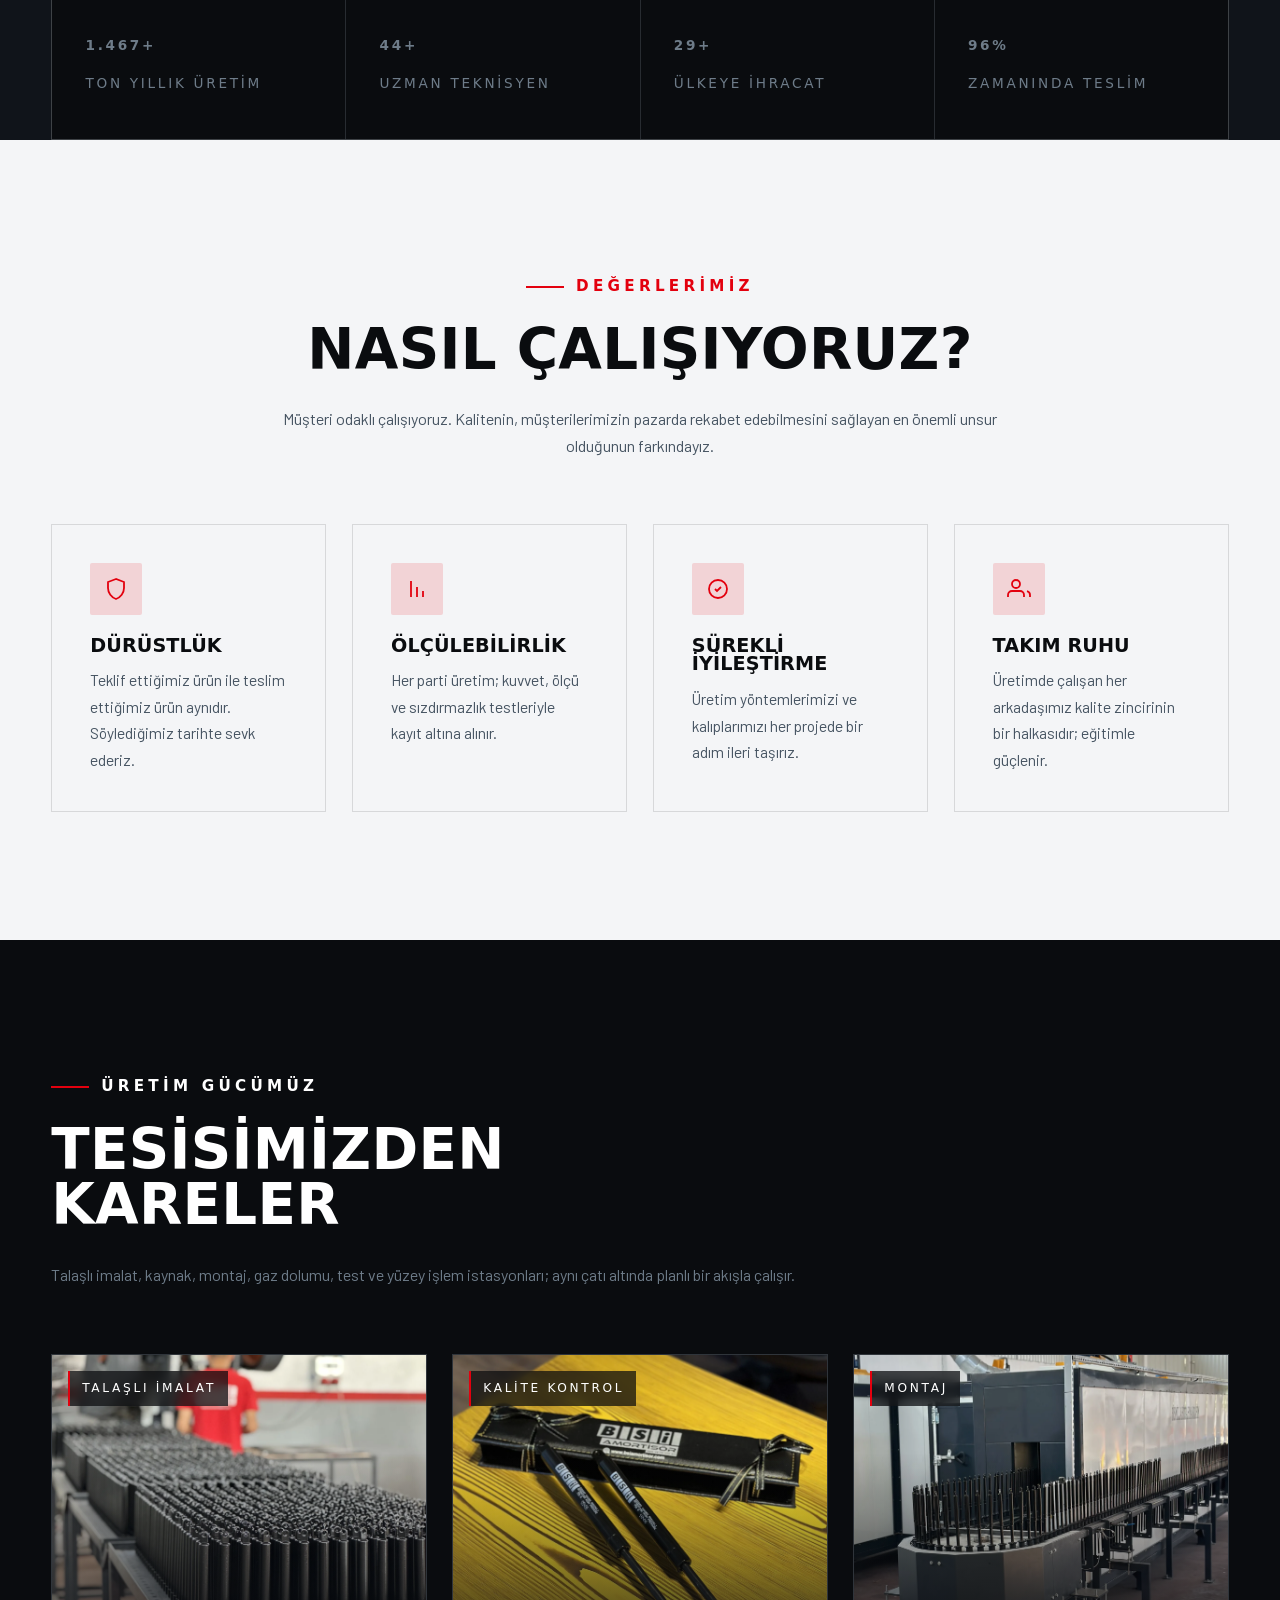
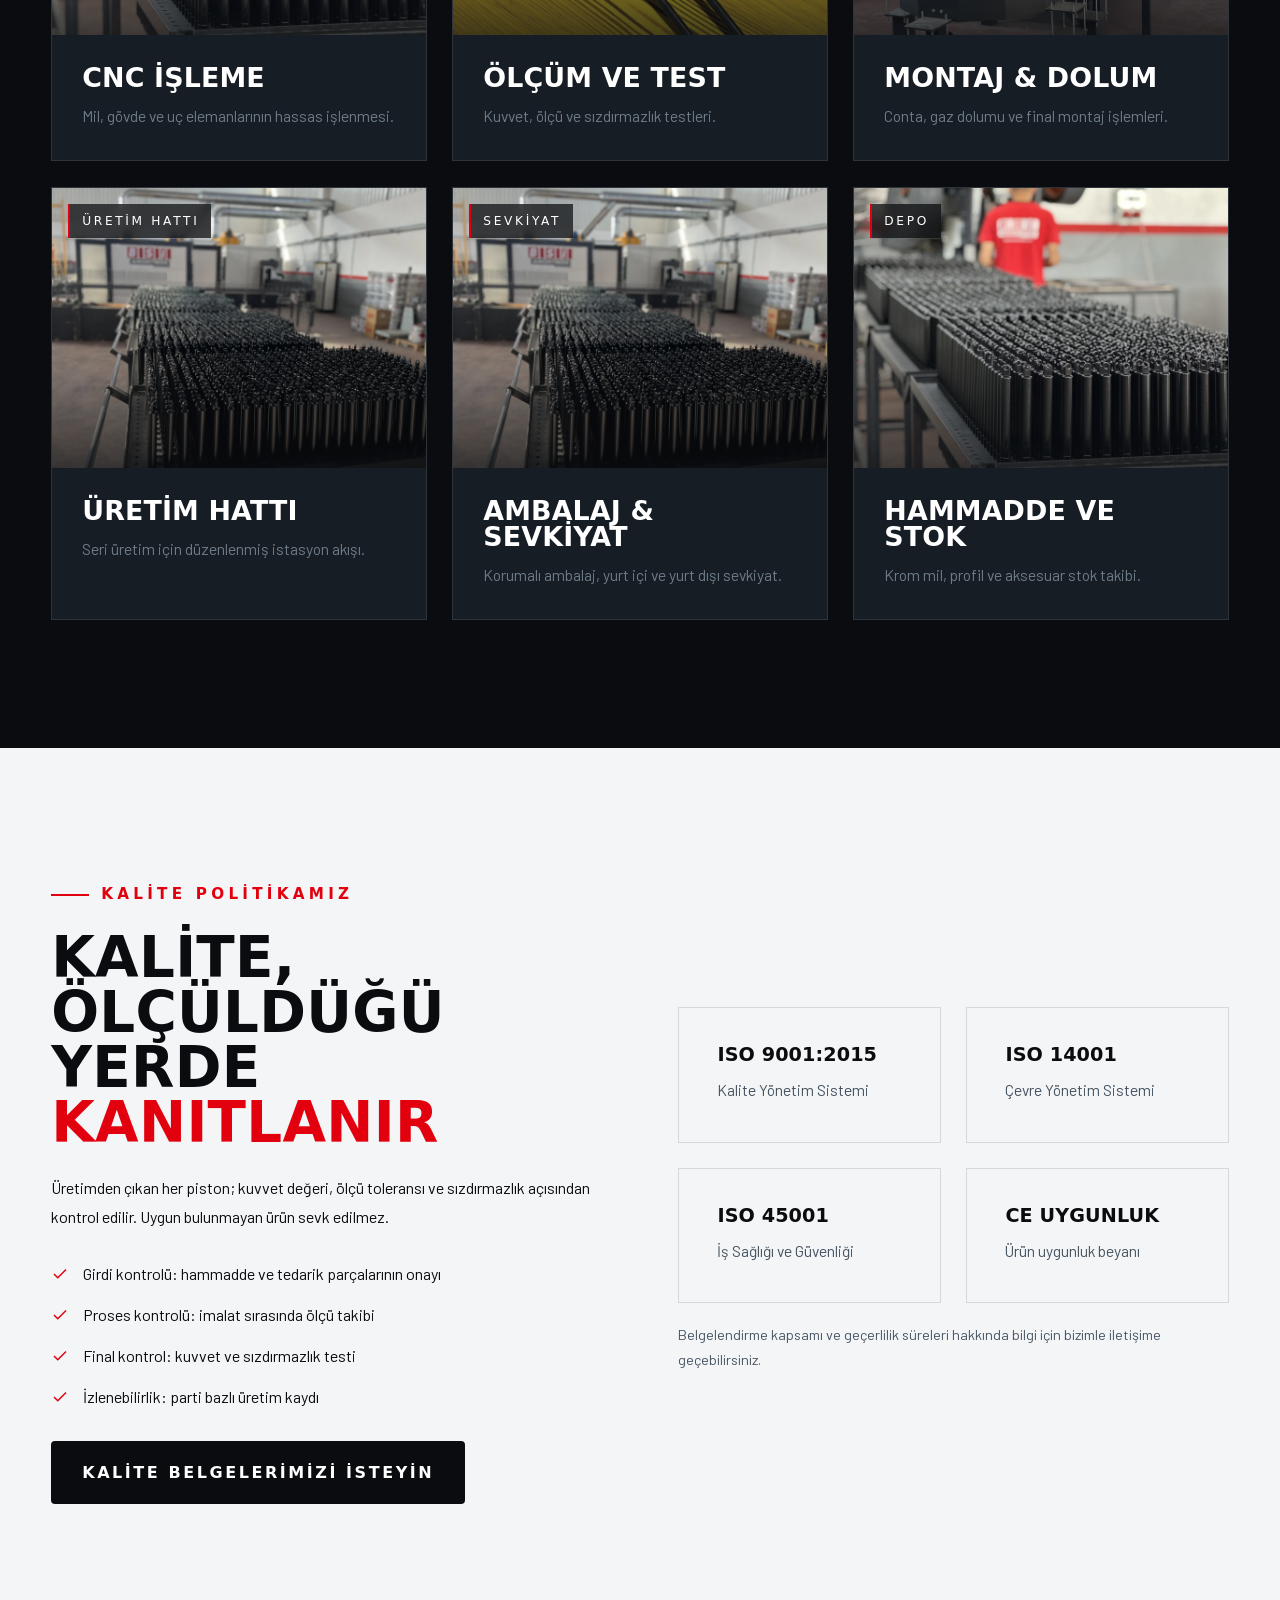
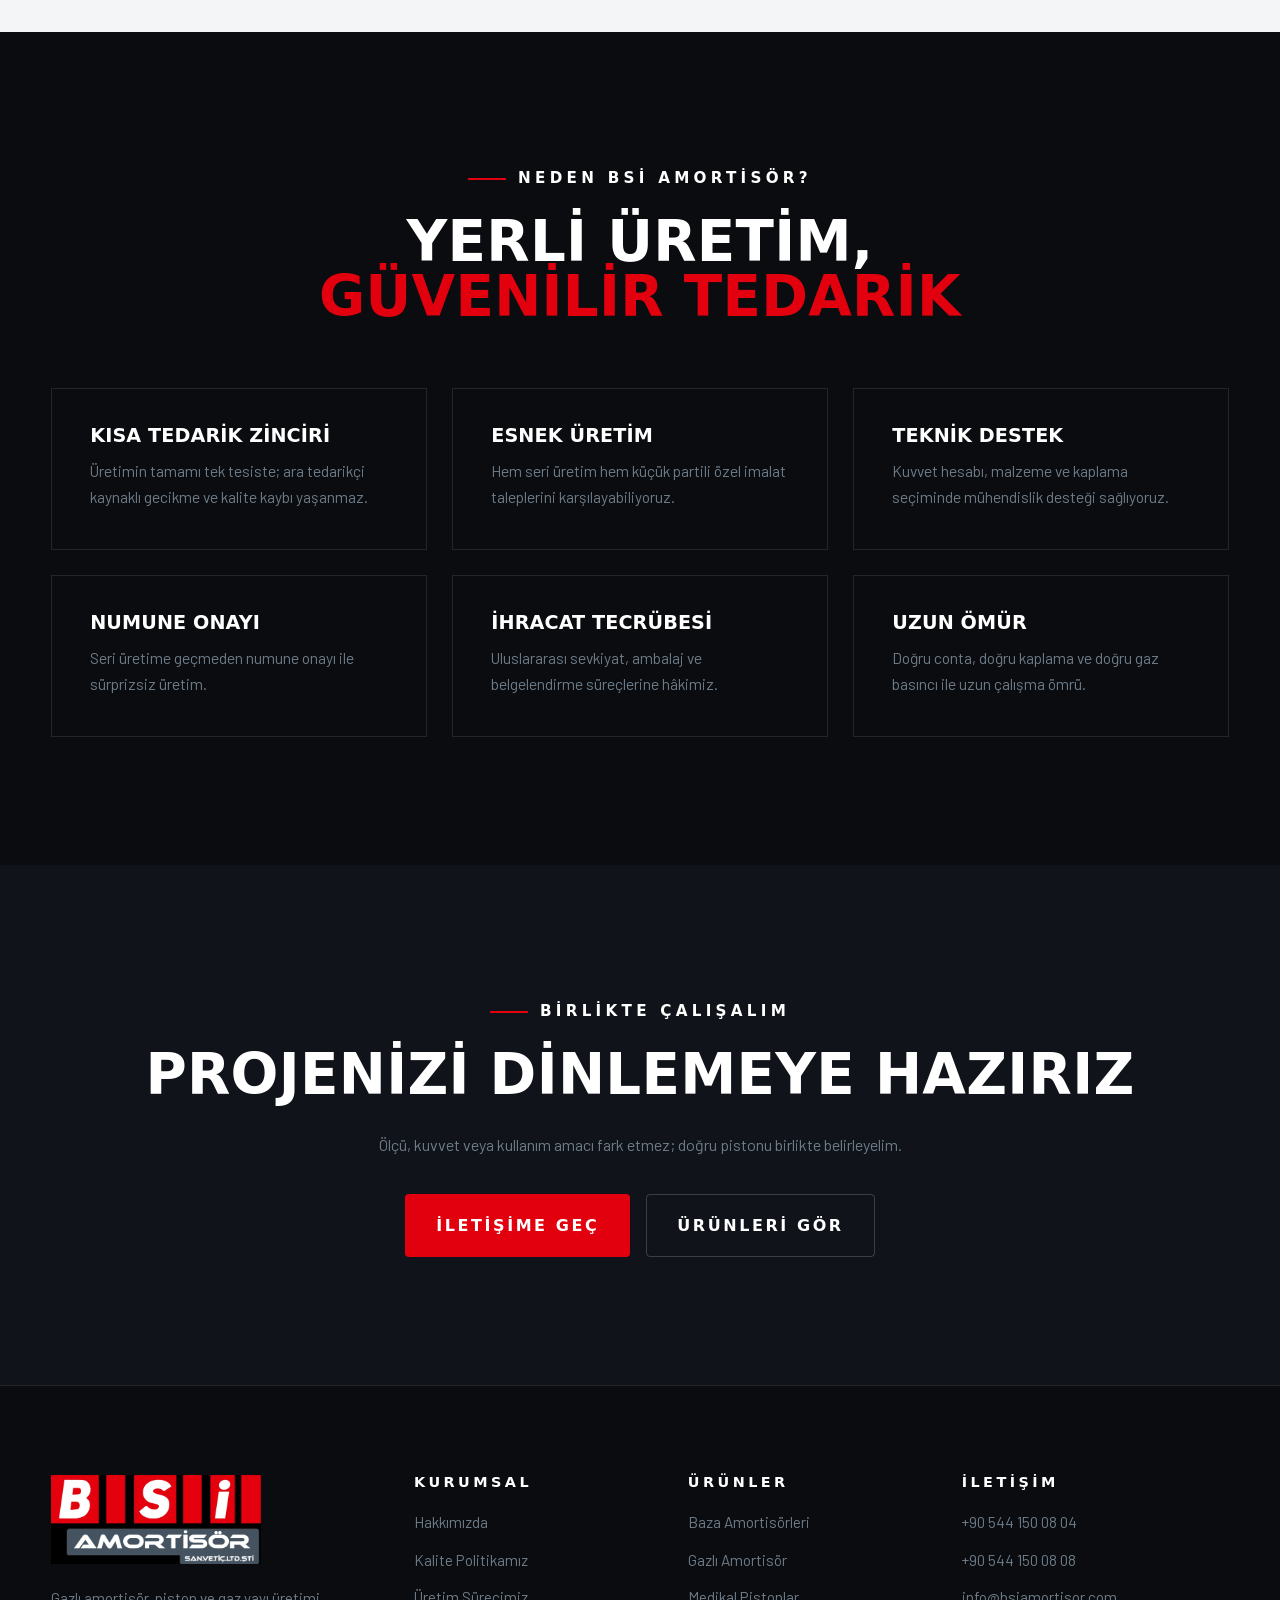
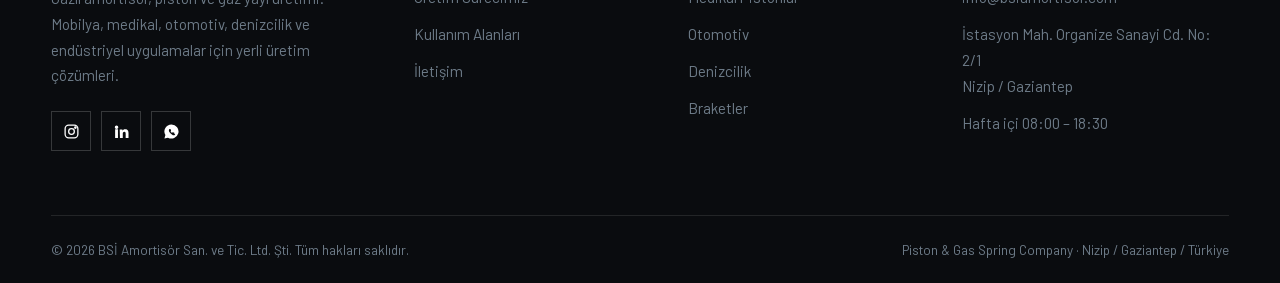
<file: hakkimizda.html>
<!DOCTYPE html>
<html lang="tr" class="no-js">
<head>
<meta charset="utf-8">
<meta name="viewport" content="width=device-width, initial-scale=1">
<title>Hakkımızda | BSİ Amortisör — Piston ve Gaz Yayı Üretimi</title>
<meta name="description" content="BSİ Amortisör; Gaziantep Nizip'teki üretim tesisi, uzman kadrosu ve kalite anlayışıyla gazlı amortisör, piston ve gaz yayı üretir. Kurumsal bilgiler, üretim gücümüz ve kalite politikamız.">
<meta name="theme-color" content="#0A0C0F">
<link rel="canonical" href="https://www.bsiamortisor.com/hakkimizda.html">
<meta property="og:title" content="Hakkımızda | BSİ Amortisör">
<meta property="og:description" content="Nizip / Gaziantep'te gazlı amortisör ve piston üretimi.">
<meta property="og:image" content="assets/resimler/IMG_0427-scaled.jpg.jpeg">
<link rel="icon" type="image/png" href="assets/img/favicon.png">
<link rel="manifest" href="manifest.webmanifest">
<link rel="apple-touch-icon" href="assets/img/favicon.png">
<link rel="stylesheet" href="css/fonts.css">
<link rel="stylesheet" href="css/style.css">
</head>
<body>

<div class="preloader" aria-hidden="true">
  <img class="preloader__logo" src="assets/img/logo.webp" alt="BSİ Amortisör">
  <div class="preloader__bar"><i></i></div>
  <span class="preloader__txt">Yükleniyor</span>
</div>

<header class="header">
  <div class="container">
    <a class="header__logo" href="index.html" aria-label="BSİ Amortisör ana sayfa">
      <img src="assets/img/logo.webp" alt="BSİ Amortisör logo">
    </a>
    <nav class="nav" aria-label="Ana menü">
      <a href="index.html">Anasayfa</a>
      <a href="hakkimizda.html">Hakkımızda</a>
      <a href="urunler.html">Ürünler</a>
      <a href="index.html#uretim">Üretim</a>
      <a href="index.html#sektorler">Sektörler</a>
      <a href="iletisim.html">İletişim</a>
    </nav>
    <div class="header__cta">
      <a class="header__phone" href="tel:+905441500804">
        <svg viewBox="0 0 24 24" fill="none" stroke="currentColor" stroke-width="2"><path d="M22 16.9v3a2 2 0 0 1-2.2 2 19.8 19.8 0 0 1-8.6-3.1 19.5 19.5 0 0 1-6-6A19.8 19.8 0 0 1 2.1 4.2 2 2 0 0 1 4.1 2h3a2 2 0 0 1 2 1.7c.1 1 .4 2 .7 2.9a2 2 0 0 1-.5 2.1L8.1 9.9a16 16 0 0 0 6 6l1.2-1.2a2 2 0 0 1 2.1-.5c.9.3 1.9.6 2.9.7a2 2 0 0 1 1.7 2Z"/></svg>
        +90 544 150 08 04
      </a>
      <a class="btn btn--sm" href="iletisim.html"><span>Teklif Al</span></a>
      <button class="burger" aria-label="Menüyü aç/kapat" aria-expanded="false"><i></i><i></i><i></i></button>
    </div>
  </div>
</header>

<div class="mobile-menu">
  <a href="index.html">Anasayfa <span>01</span></a>
  <a href="hakkimizda.html">Hakkımızda <span>02</span></a>
  <a href="urunler.html">Ürünler <span>03</span></a>
  <a href="index.html#uretim">Üretim <span>04</span></a>
  <a href="index.html#sektorler">Sektörler <span>05</span></a>
  <a href="iletisim.html">İletişim <span>06</span></a>
  <div class="mobile-menu__meta">
    <p><a href="tel:+905441500804">+90 544 150 08 04</a><br>
    <a href="tel:+905441500808">+90 544 150 08 08</a><br>
    <a href="mailto:info@bsiamortisor.com">info@bsiamortisor.com</a><br>
    İstasyon Mah. Organize Sanayi Cd. No: 2/1<br>Nizip / Gaziantep</p>
  </div>
</div>

<section class="page-head">
  <div class="page-head__bg"><img src="assets/resimler/IMG_0427-scaled.jpg.webp" alt=""></div>
  <div class="container">
    <div class="breadcrumb"><a href="index.html">Anasayfa</a><i>/</i><span>Hakkımızda</span></div>
    <h1>Piston and Gas Spring Company</h1>
    <p>Nizip / Gaziantep'te kurulu üretim tesisimizde gazlı amortisör, piston ve gaz yayı
    üretiyoruz. Kendi imalatımız, kendi kalite kontrolümüz ve kendi teslim sözümüzle çalışıyoruz.</p>
  </div>
</section>

<!-- ===================== HİKAYE ===================== -->
<section class="section section--dark">
  <div class="container split">
    <div data-reveal="left">
      <span class="eyebrow">Kurumsal</span>
      <h2>Üretimin her adımı<br><span class="text-red">tek çatı altında</span></h2>
      <p class="lead">BSİ Amortisör, mobilya sektörünün baza ve dolap mekanizmaları için
      ihtiyaç duyduğu gazlı amortisörleri üretmek üzere yola çıktı. Zamanla medikal, otomotiv,
      denizcilik ve endüstriyel uygulamaların taleplerini karşılayacak bir ürün gamına ulaştık.</p>
      <p class="muted">Bugün hammadde temininden talaşlı imalata, montajdan gaz dolumuna ve
      yüzey işleme kadar tüm süreçleri kendi tesisimizde yönetiyoruz. Bu bütünlük; ölçü
      hassasiyetini, parti tekrarlanabilirliğini ve teslim sürelerinin kontrolünü beraberinde
      getiriyor.</p>
      <p class="muted">Amacımız basit: sipariş ettiğiniz pistonu, söz verdiğimiz kalitede ve
      tarihte teslim etmek.</p>
    </div>
    <div class="split__media" data-reveal="right">
      <img src="assets/resimler/IMG_4891.webp" alt="BSİ üretim tesisinde pres önünde çalışan ve dizili amortisörler" loading="lazy">
      <div class="split__badge"><b data-count="15" data-suffix="+">0</b><span>Yıllık tecrübe</span></div>
    </div>
  </div>
</section>

<!-- ===================== İSTATİSTİK ===================== -->
<section class="section section--ink2" style="padding-block:0">
  <div class="container">
    <div class="stats" data-reveal>
      <div class="stats__item"><b><span data-count="1500" data-suffix="+">0</span></b><span>Ton yıllık üretim</span></div>
      <div class="stats__item"><b><span data-count="45" data-suffix="+">0</span></b><span>Uzman teknisyen</span></div>
      <div class="stats__item"><b><span data-count="30" data-suffix="+">0</span></b><span>Ülkeye ihracat</span></div>
      <div class="stats__item"><b><span data-count="98" data-suffix="%">0</span></b><span>Zamanında teslim</span></div>
    </div>
  </div>
</section>

<!-- ===================== DEĞERLER ===================== -->
<section class="section section--paper">
  <div class="container">
    <div class="section-head center" data-reveal="fade">
      <span class="eyebrow">Değerlerimiz</span>
      <h2>Nasıl çalışıyoruz?</h2>
      <p class="muted">Müşteri odaklı çalışıyoruz. Kalitenin, müşterilerimizin pazarda rekabet
      edebilmesini sağlayan en önemli unsur olduğunun farkındayız.</p>
    </div>
    <div class="grid-4" data-stagger="90">
      <article class="feature" data-reveal><div class="feature__ico"><svg viewBox="0 0 24 24" fill="none" stroke="currentColor" stroke-width="1.8"><path d="M12 2 4 5v6c0 5 3.4 9.4 8 11 4.6-1.6 8-6 8-11V5l-8-3Z"/></svg></div><h4>Dürüstlük</h4><p>Teklif ettiğimiz ürün ile teslim ettiğimiz ürün aynıdır. Söylediğimiz tarihte sevk ederiz.</p></article>
      <article class="feature" data-reveal><div class="feature__ico"><svg viewBox="0 0 24 24" fill="none" stroke="currentColor" stroke-width="1.8"><path d="M12 20V10"/><path d="M6 20V4"/><path d="M18 20v-6"/></svg></div><h4>Ölçülebilirlik</h4><p>Her parti üretim; kuvvet, ölçü ve sızdırmazlık testleriyle kayıt altına alınır.</p></article>
      <article class="feature" data-reveal><div class="feature__ico"><svg viewBox="0 0 24 24" fill="none" stroke="currentColor" stroke-width="1.8"><circle cx="12" cy="12" r="9"/><path d="m9 12 2 2 4-4"/></svg></div><h4>Sürekli iyileştirme</h4><p>Üretim yöntemlerimizi ve kalıplarımızı her projede bir adım ileri taşırız.</p></article>
      <article class="feature" data-reveal><div class="feature__ico"><svg viewBox="0 0 24 24" fill="none" stroke="currentColor" stroke-width="1.8"><path d="M17 20v-2a4 4 0 0 0-4-4H5a4 4 0 0 0-4 4v2"/><circle cx="9" cy="7" r="4"/><path d="M23 20v-2a4 4 0 0 0-3-3.9"/></svg></div><h4>Takım ruhu</h4><p>Üretimde çalışan her arkadaşımız kalite zincirinin bir halkasıdır; eğitimle güçlenir.</p></article>
    </div>
  </div>
</section>

<!-- ===================== TESİS ===================== -->
<section class="section section--dark">
  <div class="container">
    <div class="section-head" data-reveal="fade">
      <span class="eyebrow">Üretim Gücümüz</span>
      <h2>Tesisimizden kareler</h2>
      <p class="lead muted">Talaşlı imalat, kaynak, montaj, gaz dolumu, test ve yüzey işlem
      istasyonları; aynı çatı altında planlı bir akışla çalışır.</p>
    </div>
    <div class="grid-3" data-stagger="80">
      <article class="card" data-reveal><div class="card__media"><span class="card__tag">Talaşlı İmalat</span><img src="assets/resimler/IMG_4891.webp" alt="Pres tezgahı önünde üretim" loading="lazy"></div><div class="card__body"><h3>CNC İşleme</h3><p>Mil, gövde ve uç elemanlarının hassas işlenmesi.</p></div></article>
      <article class="card" data-reveal><div class="card__media"><span class="card__tag">Kalite Kontrol</span><img src="assets/resimler/IMG_4552.webp" alt="BSİ markalı bitmiş amortisörler" loading="lazy"></div><div class="card__body"><h3>Ölçüm ve Test</h3><p>Kuvvet, ölçü ve sızdırmazlık testleri.</p></div></article>
      <article class="card" data-reveal><div class="card__media"><span class="card__tag">Montaj</span><img src="assets/resimler/IMG_4827.webp" alt="Yüzey işlem hattında dizili pistonlar" loading="lazy"></div><div class="card__body"><h3>Montaj &amp; Dolum</h3><p>Conta, gaz dolumu ve final montaj işlemleri.</p></div></article>
      <article class="card" data-reveal><div class="card__media"><span class="card__tag">Üretim Hattı</span><img src="assets/resimler/IMG_0427-scaled.jpg.webp" alt="BSİ boyama hattı ve seri üretim" loading="lazy"></div><div class="card__body"><h3>Üretim Hattı</h3><p>Seri üretim için düzenlenmiş istasyon akışı.</p></div></article>
      <article class="card" data-reveal><div class="card__media"><span class="card__tag">Sevkiyat</span><img src="assets/resimler/IMG_0427-scaled.jpg.webp" alt="Sevkiyata hazır dizili amortisörler" loading="lazy"></div><div class="card__body"><h3>Ambalaj &amp; Sevkiyat</h3><p>Korumalı ambalaj, yurt içi ve yurt dışı sevkiyat.</p></div></article>
      <article class="card" data-reveal><div class="card__media"><span class="card__tag">Depo</span><img src="assets/resimler/IMG_4891.webp" alt="Stokta bekleyen binlerce amortisör" loading="lazy"></div><div class="card__body"><h3>Hammadde ve Stok</h3><p>Krom mil, profil ve aksesuar stok takibi.</p></div></article>
    </div>
  </div>
</section>

<!-- ===================== KALİTE / SERTİFİKA ===================== -->
<!-- ÖNEMLİ: Sertifika listesini firmanızın gerçek belgeleriyle güncelleyin. -->
<section class="section section--paper" id="sertifikalar">
  <div class="container split">
    <div data-reveal="left">
      <span class="eyebrow">Kalite Politikamız</span>
      <h2>Kalite, ölçüldüğü yerde <span class="text-red">kanıtlanır</span></h2>
      <p class="lead">Üretimden çıkan her piston; kuvvet değeri, ölçü toleransı ve sızdırmazlık
      açısından kontrol edilir. Uygun bulunmayan ürün sevk edilmez.</p>
      <ul class="list-check">
        <li><svg viewBox="0 0 24 24" fill="none" stroke="currentColor" stroke-width="2"><path d="M20 6 9 17l-5-5"/></svg><span>Girdi kontrolü: hammadde ve tedarik parçalarının onayı</span></li>
        <li><svg viewBox="0 0 24 24" fill="none" stroke="currentColor" stroke-width="2"><path d="M20 6 9 17l-5-5"/></svg><span>Proses kontrolü: imalat sırasında ölçü takibi</span></li>
        <li><svg viewBox="0 0 24 24" fill="none" stroke="currentColor" stroke-width="2"><path d="M20 6 9 17l-5-5"/></svg><span>Final kontrol: kuvvet ve sızdırmazlık testi</span></li>
        <li><svg viewBox="0 0 24 24" fill="none" stroke="currentColor" stroke-width="2"><path d="M20 6 9 17l-5-5"/></svg><span>İzlenebilirlik: parti bazlı üretim kaydı</span></li>
      </ul>
      <div style="margin-top:30px"><a class="btn btn--dark" href="iletisim.html"><span>Kalite belgelerimizi isteyin</span></a></div>
    </div>
    <div data-reveal="right">
      <div class="grid-2">
        <article class="feature"><h4>ISO 9001:2015</h4><p>Kalite Yönetim Sistemi</p></article>
        <article class="feature"><h4>ISO 14001</h4><p>Çevre Yönetim Sistemi</p></article>
        <article class="feature"><h4>ISO 45001</h4><p>İş Sağlığı ve Güvenliği</p></article>
        <article class="feature"><h4>CE Uygunluk</h4><p>Ürün uygunluk beyanı</p></article>
      </div>
      <p class="muted" style="margin-top:20px;font-size:.9rem">Belgelendirme kapsamı ve geçerlilik
      süreleri hakkında bilgi için bizimle iletişime geçebilirsiniz.</p>
    </div>
  </div>
</section>

<!-- ===================== NEDEN BSİ ===================== -->
<section class="section section--dark">
  <div class="container">
    <div class="section-head center" data-reveal="fade">
      <span class="eyebrow">Neden BSİ Amortisör?</span>
      <h2>Yerli üretim, <span class="text-red">güvenilir tedarik</span></h2>
    </div>
    <div class="grid-3" data-stagger="80">
      <article class="feature" data-reveal><h4>Kısa tedarik zinciri</h4><p>Üretimin tamamı tek tesiste; ara tedarikçi kaynaklı gecikme ve kalite kaybı yaşanmaz.</p></article>
      <article class="feature" data-reveal><h4>Esnek üretim</h4><p>Hem seri üretim hem küçük partili özel imalat taleplerini karşılayabiliyoruz.</p></article>
      <article class="feature" data-reveal><h4>Teknik destek</h4><p>Kuvvet hesabı, malzeme ve kaplama seçiminde mühendislik desteği sağlıyoruz.</p></article>
      <article class="feature" data-reveal><h4>Numune onayı</h4><p>Seri üretime geçmeden numune onayı ile sürprizsiz üretim.</p></article>
      <article class="feature" data-reveal><h4>İhracat tecrübesi</h4><p>Uluslararası sevkiyat, ambalaj ve belgelendirme süreçlerine hâkimiz.</p></article>
      <article class="feature" data-reveal><h4>Uzun ömür</h4><p>Doğru conta, doğru kaplama ve doğru gaz basıncı ile uzun çalışma ömrü.</p></article>
    </div>
  </div>
</section>

<section class="section section--ink2">
  <div class="container center" data-reveal="fade">
    <span class="eyebrow" style="justify-content:center">Birlikte Çalışalım</span>
    <h2>Projenizi dinlemeye hazırız</h2>
    <p class="lead muted" style="max-width:620px;margin:0 auto 34px">Ölçü, kuvvet veya kullanım amacı
    fark etmez; doğru pistonu birlikte belirleyelim.</p>
    <div style="display:flex;gap:16px;justify-content:center;flex-wrap:wrap">
      <a class="btn" href="iletisim.html"><span>İletişime Geç</span></a>
      <a class="btn btn--ghost" href="urunler.html"><span>Ürünleri Gör</span></a>
    </div>
  </div>
</section>

<footer class="footer">
  <div class="container">
    <div class="footer__grid">
      <div>
        <img class="footer__logo" src="assets/img/logo.webp" alt="BSİ Amortisör logo">
        <p>Gazlı amortisör, piston ve gaz yayı üretimi. Mobilya, medikal, otomotiv, denizcilik ve
        endüstriyel uygulamalar için yerli üretim çözümleri.</p>
        <div class="socials" style="margin-top:22px">
          <a href="https://www.instagram.com/" target="_blank" rel="noopener" aria-label="Instagram"><svg viewBox="0 0 24 24" fill="none" stroke="currentColor" stroke-width="1.8"><rect x="3" y="3" width="18" height="18" rx="5"/><circle cx="12" cy="12" r="4"/><circle cx="17.5" cy="6.5" r="1"/></svg></a>
          <a href="https://www.linkedin.com/" target="_blank" rel="noopener" aria-label="LinkedIn"><svg viewBox="0 0 24 24" fill="currentColor"><path d="M4.98 3.5A2.5 2.5 0 1 1 2.5 6 2.5 2.5 0 0 1 4.98 3.5ZM3 8.98h4V21H3ZM9.5 9h3.8v1.7h.05c.53-.95 1.83-1.95 3.77-1.95 4.03 0 4.78 2.5 4.78 5.76V21h-4v-5.6c0-1.34-.02-3.06-1.9-3.06s-2.19 1.45-2.19 2.96V21h-4Z"/></svg></a>
          <a href="https://wa.me/905441500804" target="_blank" rel="noopener" aria-label="WhatsApp"><svg viewBox="0 0 24 24" fill="currentColor"><path d="M12 2a10 10 0 0 0-8.6 15.1L2 22l5-1.3A10 10 0 1 0 12 2Zm5.3 14.1c-.2.6-1.2 1.2-1.7 1.2-.5.1-1 .1-1.6-.1a11 11 0 0 1-5-4.4c-.4-.7-.7-1.5-.7-2.3 0-.8.4-1.5.9-1.9.2-.2.4-.2.6-.2h.4c.2 0 .3.1.5.4l.7 1.7c.1.2 0 .4-.1.5l-.4.5c-.1.2-.2.3-.1.5.4.7 1 1.3 1.6 1.7.3.2.5.2.7 0l.6-.7c.2-.2.3-.2.5-.1l1.6.8c.2.1.3.2.3.4 0 .3 0 .7-.2 1.1Z"/></svg></a>
        </div>
      </div>
      <div>
        <h5>Kurumsal</h5>
        <div class="footer__links">
          <a href="hakkimizda.html">Hakkımızda</a>
          <a href="index.html#kalite">Kalite Politikamız</a>
          <a href="index.html#uretim">Üretim Sürecimiz</a>
          <a href="index.html#sektorler">Kullanım Alanları</a>
          <a href="iletisim.html">İletişim</a>
        </div>
      </div>
      <div>
        <h5>Ürünler</h5>
        <div class="footer__links">
          <a href="urunler.html#baza">Baza Amortisörleri</a>
          <a href="urunler.html#gazli">Gazlı Amortisör</a>
          <a href="urunler.html#medikal">Medikal Pistonlar</a>
          <a href="urunler.html#otomotiv">Otomotiv</a>
          <a href="urunler.html#deniz">Denizcilik</a>
          <a href="urunler.html#braket">Braketler</a>
        </div>
      </div>
      <div>
        <h5>İletişim</h5>
        <div class="footer__links">
          <a href="tel:+905441500804">+90 544 150 08 04</a>
          <a href="tel:+905441500808">+90 544 150 08 08</a>
          <a href="mailto:info@bsiamortisor.com">info@bsiamortisor.com</a>
          <span style="color:var(--steel-2);font-size:.96rem">İstasyon Mah. Organize Sanayi Cd. No: 2/1<br>Nizip / Gaziantep</span>
          <span style="color:var(--steel-2);font-size:.96rem">Hafta içi 08:00 – 18:30</span>
        </div>
      </div>
    </div>
    <div class="footer__bottom">
      <span>© <span data-year>2026</span> BSİ Amortisör San. ve Tic. Ltd. Şti. Tüm hakları saklıdır.</span>
      <span>Piston &amp; Gas Spring Company · Nizip / Gaziantep / Türkiye</span>
    </div>
  </div>
</footer>

<a class="wa" href="https://wa.me/905441500804" target="_blank" rel="noopener" aria-label="WhatsApp ile yazın">
  <svg viewBox="0 0 24 24" fill="currentColor"><path d="M12 2a10 10 0 0 0-8.6 15.1L2 22l5-1.3A10 10 0 1 0 12 2Zm5.3 14.1c-.2.6-1.2 1.2-1.7 1.2-.5.1-1 .1-1.6-.1a11 11 0 0 1-5-4.4c-.4-.7-.7-1.5-.7-2.3 0-.8.4-1.5.9-1.9.2-.2.4-.2.6-.2h.4c.2 0 .3.1.5.4l.7 1.7c.1.2 0 .4-.1.5l-.4.5c-.1.2-.2.3-.1.5.4.7 1 1.3 1.6 1.7.3.2.5.2.7 0l.6-.7c.2-.2.3-.2.5-.1l1.6.8c.2.1.3.2.3.4 0 .3 0 .7-.2 1.1Z"/></svg>
</a>
<button class="totop" aria-label="Yukarı çık">
  <svg viewBox="0 0 24 24" fill="none" stroke="currentColor" stroke-width="2"><path d="M12 19V5M6 11l6-6 6 6"/></svg>
</button>

<script src="js/main.js"></script>
</body>
</html>
</file>
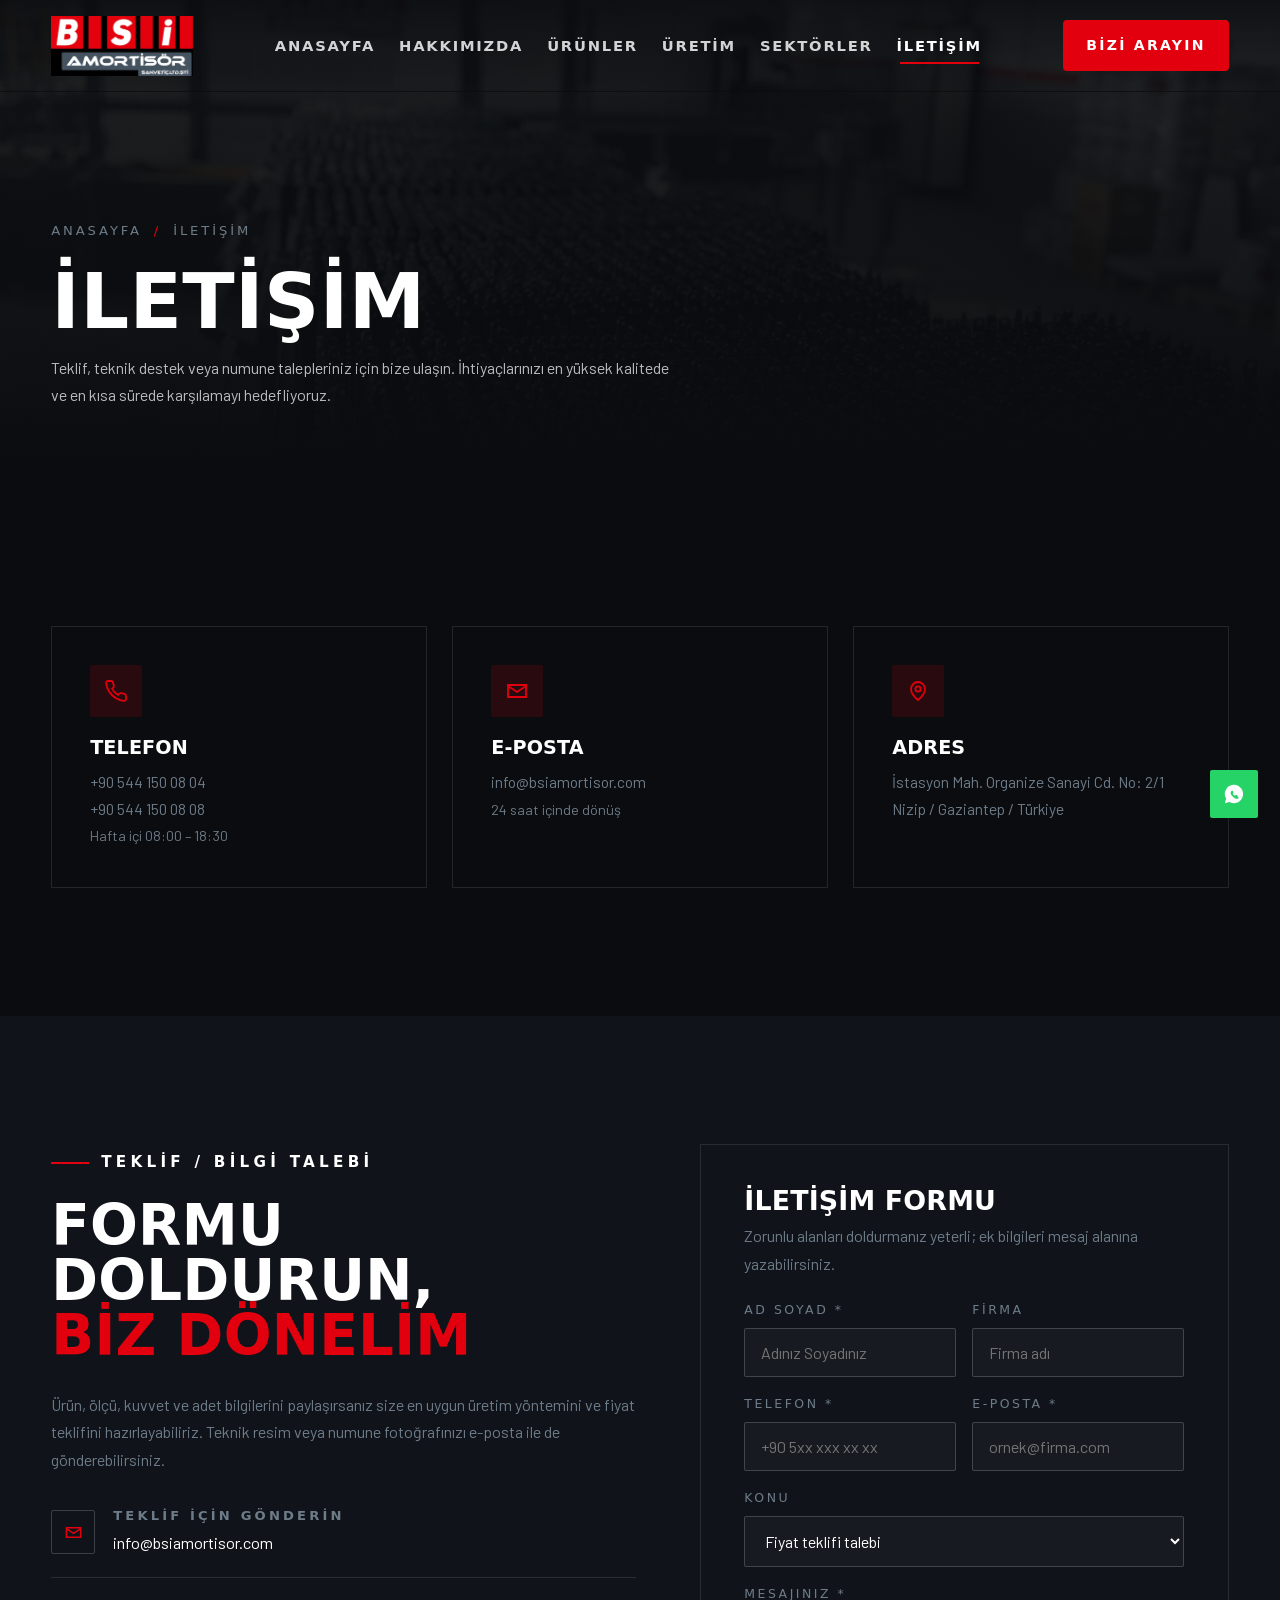
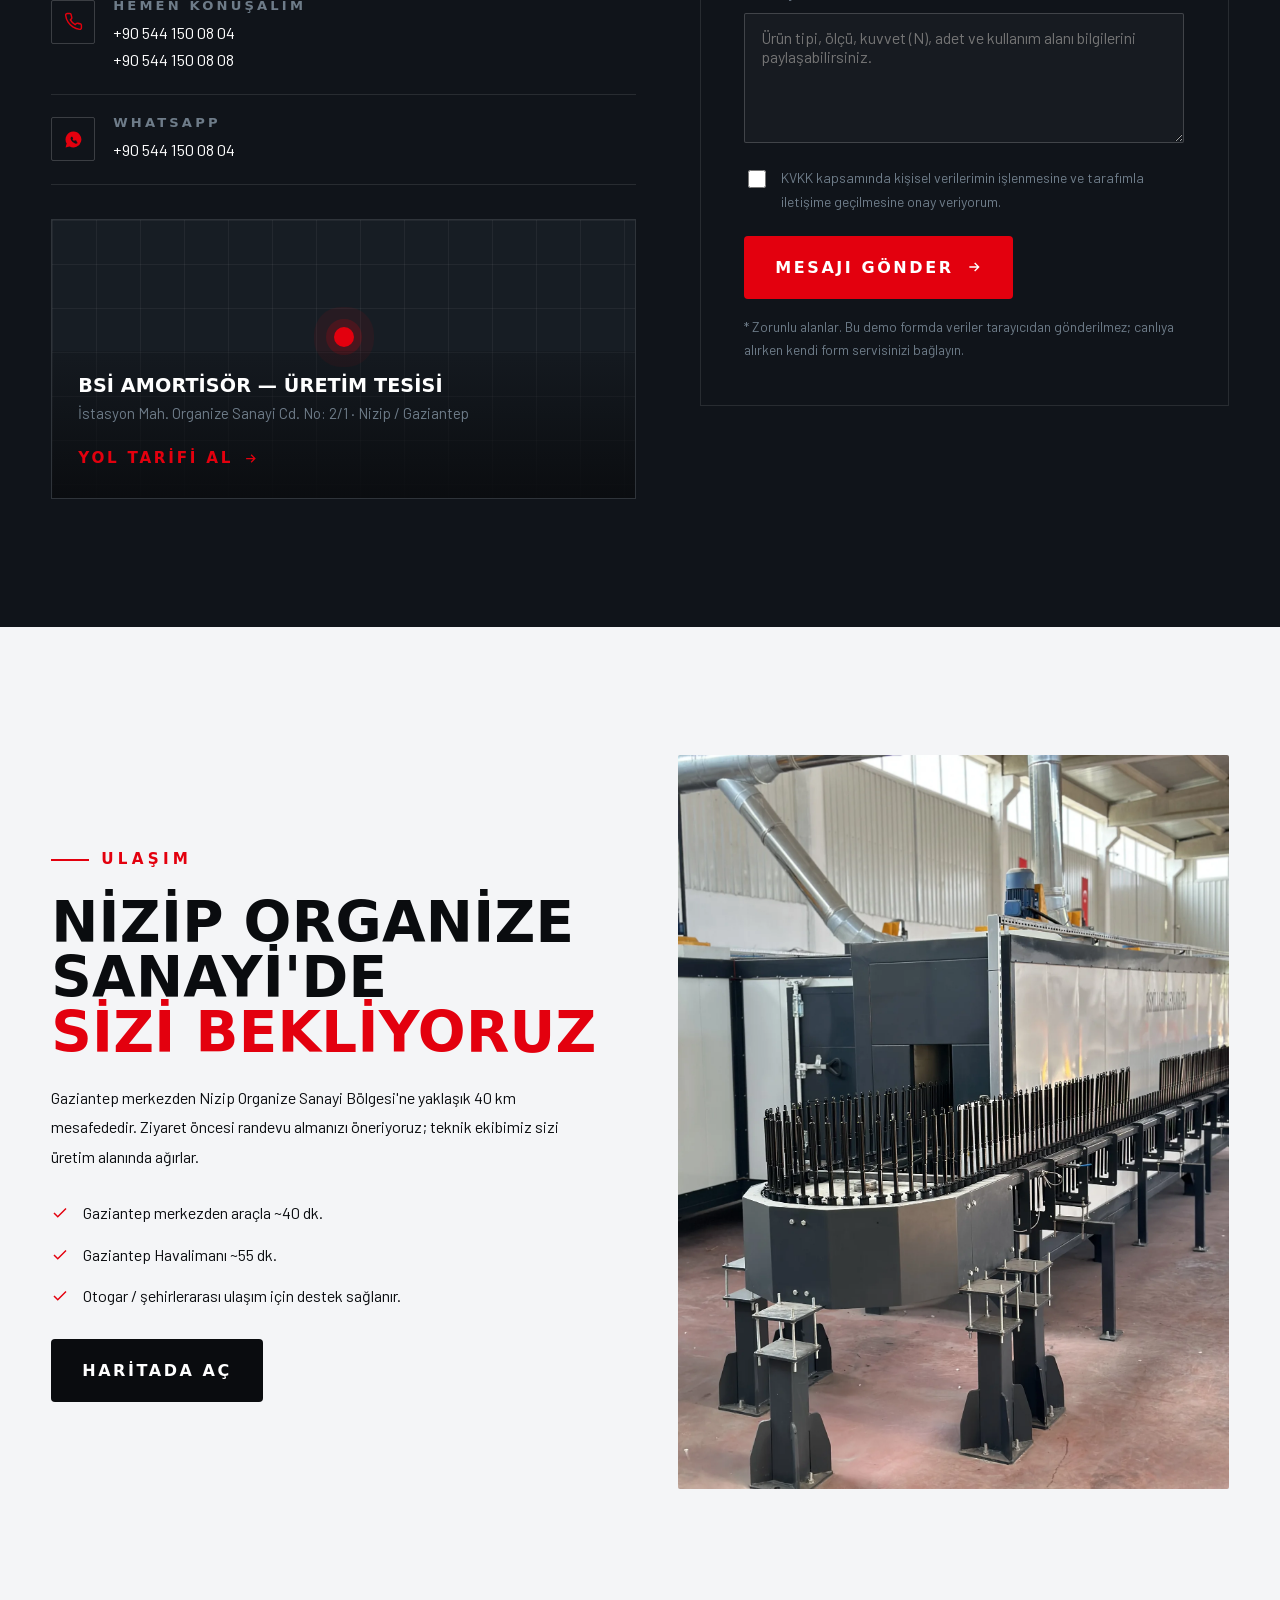
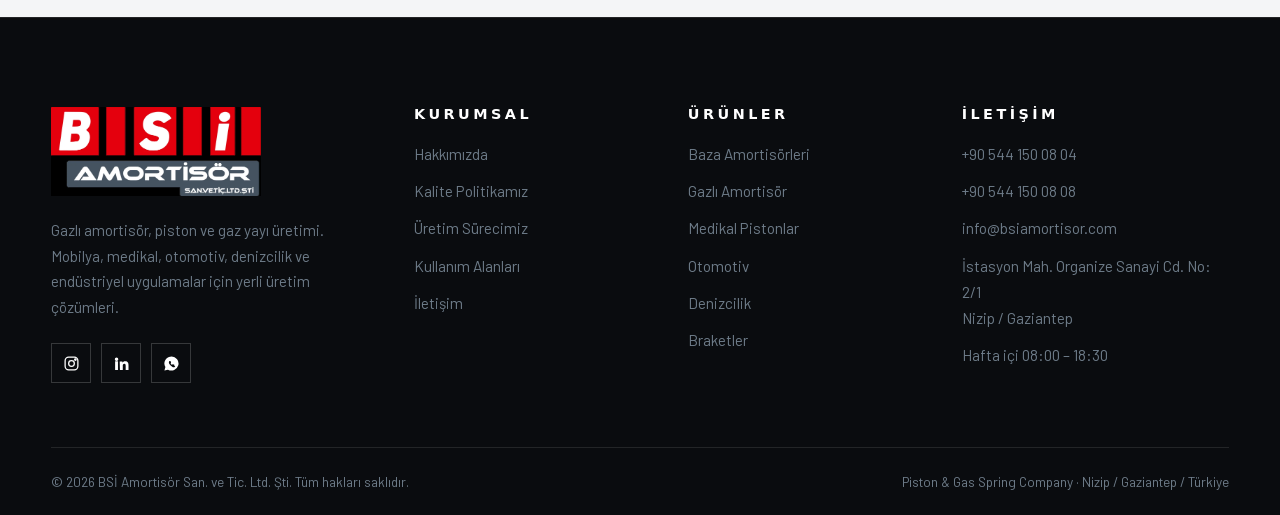
<file: iletisim.html>
<!DOCTYPE html>
<html lang="tr" class="no-js">
<head>
<meta charset="utf-8">
<meta name="viewport" content="width=device-width, initial-scale=1">
<title>İletişim | BSİ Amortisör — Nizip / Gaziantep</title>
<meta name="description" content="BSİ Amortisör iletişim: İstasyon Mah. Organize Sanayi Cd. No: 2/1 Nizip / Gaziantep. Telefon +90 544 150 08 04 ve +90 544 150 08 08, e-posta info@bsiamortisor.com. Teklif formu ile ölçü ve kuvvet bilgilerinizi paylaşın.">
<meta name="theme-color" content="#0A0C0F">
<link rel="canonical" href="https://www.bsiamortisor.com/iletisim.html">
<meta property="og:title" content="İletişim | BSİ Amortisör">
<meta property="og:description" content="Teklif ve teknik destek için bize ulaşın.">
<meta property="og:image" content="assets/resimler/IMG_4552.jpeg">
<link rel="icon" type="image/png" href="assets/img/favicon.png">
<link rel="manifest" href="manifest.webmanifest">
<link rel="apple-touch-icon" href="assets/img/favicon.png">
<link rel="stylesheet" href="css/fonts.css">
<link rel="stylesheet" href="css/style.css">
</head>
<body>

<div class="preloader" aria-hidden="true">
  <img class="preloader__logo" src="assets/img/logo.webp" alt="BSİ Amortisör">
  <div class="preloader__bar"><i></i></div>
  <span class="preloader__txt">Yükleniyor</span>
</div>

<header class="header">
  <div class="container">
    <a class="header__logo" href="index.html" aria-label="BSİ Amortisör ana sayfa">
      <img src="assets/img/logo.webp" alt="BSİ Amortisör logo">
    </a>
    <nav class="nav" aria-label="Ana menü">
      <a href="index.html">Anasayfa</a>
      <a href="hakkimizda.html">Hakkımızda</a>
      <a href="urunler.html">Ürünler</a>
      <a href="index.html#uretim">Üretim</a>
      <a href="index.html#sektorler">Sektörler</a>
      <a href="iletisim.html">İletişim</a>
    </nav>
    <div class="header__cta">
      <a class="header__phone" href="tel:+905441500804">
        <svg viewBox="0 0 24 24" fill="none" stroke="currentColor" stroke-width="2"><path d="M22 16.9v3a2 2 0 0 1-2.2 2 19.8 19.8 0 0 1-8.6-3.1 19.5 19.5 0 0 1-6-6A19.8 19.8 0 0 1 2.1 4.2 2 2 0 0 1 4.1 2h3a2 2 0 0 1 2 1.7c.1 1 .4 2 .7 2.9a2 2 0 0 1-.5 2.1L8.1 9.9a16 16 0 0 0 6 6l1.2-1.2a2 2 0 0 1 2.1-.5c.9.3 1.9.6 2.9.7a2 2 0 0 1 1.7 2Z"/></svg>
        +90 544 150 08 04
      </a>
      <a class="btn btn--sm" href="tel:+905441500804"><span>Bizi Arayın</span></a>
      <button class="burger" aria-label="Menüyü aç/kapat" aria-expanded="false"><i></i><i></i><i></i></button>
    </div>
  </div>
</header>

<div class="mobile-menu">
  <a href="index.html">Anasayfa <span>01</span></a>
  <a href="hakkimizda.html">Hakkımızda <span>02</span></a>
  <a href="urunler.html">Ürünler <span>03</span></a>
  <a href="index.html#uretim">Üretim <span>04</span></a>
  <a href="index.html#sektorler">Sektörler <span>05</span></a>
  <a href="iletisim.html">İletişim <span>06</span></a>
  <div class="mobile-menu__meta">
    <p><a href="tel:+905441500804">+90 544 150 08 04</a><br>
    <a href="tel:+905441500808">+90 544 150 08 08</a><br>
    <a href="mailto:info@bsiamortisor.com">info@bsiamortisor.com</a><br>
    İstasyon Mah. Organize Sanayi Cd. No: 2/1<br>Nizip / Gaziantep</p>
  </div>
</div>

<section class="page-head">
  <div class="page-head__bg"><img src="assets/resimler/IMG_0427-scaled.jpg.webp" alt=""></div>
  <div class="container">
    <div class="breadcrumb"><a href="index.html">Anasayfa</a><i>/</i><span>İletişim</span></div>
    <h1>İletişim</h1>
    <p>Teklif, teknik destek veya numune talepleriniz için bize ulaşın. İhtiyaçlarınızı
    en yüksek kalitede ve en kısa sürede karşılamayı hedefliyoruz.</p>
  </div>
</section>

<!-- ===================== İLETİŞİM BİLGİLERİ ===================== -->
<section class="section section--dark">
  <div class="container">
    <div class="grid-3" data-stagger="80">
      <article class="feature" data-reveal>
        <div class="feature__ico"><svg viewBox="0 0 24 24" fill="none" stroke="currentColor" stroke-width="1.8"><path d="M22 16.9v3a2 2 0 0 1-2.2 2 19.8 19.8 0 0 1-8.6-3.1 19.5 19.5 0 0 1-6-6A19.8 19.8 0 0 1 2.1 4.2 2 2 0 0 1 4.1 2h3a2 2 0 0 1 2 1.7c.1 1 .4 2 .7 2.9a2 2 0 0 1-.5 2.1L8.1 9.9a16 16 0 0 0 6 6l1.2-1.2a2 2 0 0 1 2.1-.5c.9.3 1.9.6 2.9.7a2 2 0 0 1 1.7 2Z"/></svg></div>
        <h4>Telefon</h4>
        <p><a href="tel:+905441500804">+90 544 150 08 04</a><br><a href="tel:+905441500808">+90 544 150 08 08</a><br><span class="muted" style="font-size:.9rem">Hafta içi 08:00 – 18:30</span></p>
      </article>
      <article class="feature" data-reveal>
        <div class="feature__ico"><svg viewBox="0 0 24 24" fill="none" stroke="currentColor" stroke-width="1.8"><path d="M3 6h18v12H3z"/><path d="m3 7 9 6 9-6"/></svg></div>
        <h4>E-posta</h4>
        <p><a href="mailto:info@bsiamortisor.com">info@bsiamortisor.com</a><br><span class="muted" style="font-size:.9rem">24 saat içinde dönüş</span></p>
      </article>
      <article class="feature" data-reveal>
        <div class="feature__ico"><svg viewBox="0 0 24 24" fill="none" stroke="currentColor" stroke-width="1.8"><path d="M12 21s7-5.6 7-11a7 7 0 1 0-14 0c0 5.4 7 11 7 11Z"/><circle cx="12" cy="10" r="2.6"/></svg></div>
        <h4>Adres</h4>
        <p>İstasyon Mah. Organize Sanayi Cd. No: 2/1<br>Nizip / Gaziantep / Türkiye</p>
      </article>
    </div>
  </div>
</section>

<!-- ===================== FORM + HARİTA ===================== -->
<section class="section section--ink2">
  <div class="container contact-grid">
    <div data-reveal="left">
      <span class="eyebrow">Teklif / Bilgi Talebi</span>
      <h2>Formu doldurun,<br><span class="text-red">biz dönelim</span></h2>
      <p class="muted">Ürün, ölçü, kuvvet ve adet bilgilerini paylaşırsanız size en uygun
      üretim yöntemini ve fiyat teklifini hazırlayabiliriz. Teknik resim veya numune
      fotoğrafınızı e-posta ile de gönderebilirsiniz.</p>

      <div class="info-list">
        <div class="info">
          <div class="info__ico"><svg viewBox="0 0 24 24" fill="none" stroke="currentColor" stroke-width="1.8"><path d="M3 6h18v12H3z"/><path d="m3 7 9 6 9-6"/></svg></div>
          <div><h5>Teklif için gönderin</h5><p><a href="mailto:info@bsiamortisor.com">info@bsiamortisor.com</a></p></div>
        </div>
        <div class="info">
          <div class="info__ico"><svg viewBox="0 0 24 24" fill="none" stroke="currentColor" stroke-width="1.8"><path d="M22 16.9v3a2 2 0 0 1-2.2 2 19.8 19.8 0 0 1-8.6-3.1 19.5 19.5 0 0 1-6-6A19.8 19.8 0 0 1 2.1 4.2 2 2 0 0 1 4.1 2h3a2 2 0 0 1 2 1.7c.1 1 .4 2 .7 2.9a2 2 0 0 1-.5 2.1L8.1 9.9a16 16 0 0 0 6 6l1.2-1.2a2 2 0 0 1 2.1-.5c.9.3 1.9.6 2.9.7a2 2 0 0 1 1.7 2Z"/></svg></div>
          <div><h5>Hemen konuşalım</h5><p><a href="tel:+905441500804">+90 544 150 08 04</a><br><a href="tel:+905441500808">+90 544 150 08 08</a></p></div>
        </div>
        <div class="info">
          <div class="info__ico"><svg viewBox="0 0 24 24" fill="currentColor"><path d="M12 2a10 10 0 0 0-8.6 15.1L2 22l5-1.3A10 10 0 1 0 12 2Zm5.3 14.1c-.2.6-1.2 1.2-1.7 1.2-.5.1-1 .1-1.6-.1a11 11 0 0 1-5-4.4c-.4-.7-.7-1.5-.7-2.3 0-.8.4-1.5.9-1.9.2-.2.4-.2.6-.2h.4c.2 0 .3.1.5.4l.7 1.7c.1.2 0 .4-.1.5l-.4.5c-.1.2-.2.3-.1.5.4.7 1 1.3 1.6 1.7.3.2.5.2.7 0l.6-.7c.2-.2.3-.2.5-.1l1.6.8c.2.1.3.2.3.4 0 .3 0 .7-.2 1.1Z"/></svg></div>
          <div><h5>WhatsApp</h5><p><a href="https://wa.me/905441500804" target="_blank" rel="noopener">+90 544 150 08 04</a></p></div>
        </div>
      </div>

      <div class="map-card" data-reveal="fade">
        <div class="map-card__grid"></div>
        <div class="map-card__pin"></div>
        <div class="map-card__body">
          <h4>BSİ Amortisör — Üretim Tesisi</h4>
          <p>İstasyon Mah. Organize Sanayi Cd. No: 2/1 · Nizip / Gaziantep</p>
          <a class="link-arrow" href="https://www.google.com/maps/search/?api=1&amp;query=%C4%B0stasyon+Mah+Organize+Sanayi+Cd+No+2+Nizip+Gaziantep" target="_blank" rel="noopener"><span>Yol tarifi al</span><svg viewBox="0 0 24 24" fill="none" stroke="currentColor" stroke-width="2"><path d="M5 12h14M13 6l6 6-6 6"/></svg></a>
        </div>
      </div>
    </div>

    <div data-reveal="right">
      <form class="form" data-form novalidate>
        <h3>İletişim Formu</h3>
        <p class="muted" style="margin-bottom:22px">Zorunlu alanları doldurmanız yeterli;
        ek bilgileri mesaj alanına yazabilirsiniz.</p>

        <div class="form__ok">
          <svg viewBox="0 0 24 24" fill="none" stroke="currentColor" stroke-width="2"><path d="M20 6 9 17l-5-5"/></svg>
          <span><strong>Teşekkürler!</strong> Mesajınız alındı. En kısa sürede size dönüş yapacağız.</span>
        </div>

        <div class="form__row">
          <div class="field">
            <label for="c-ad">Ad Soyad *</label>
            <input id="c-ad" name="ad" type="text" required placeholder="Adınız Soyadınız">
            <span class="err">Lütfen adınızı ve soyadınızı girin.</span>
          </div>
          <div class="field">
            <label for="c-firma">Firma</label>
            <input id="c-firma" name="firma" type="text" placeholder="Firma adı">
          </div>
        </div>

        <div class="form__row">
          <div class="field">
            <label for="c-tel">Telefon *</label>
            <input id="c-tel" name="telefon" type="tel" required placeholder="+90 5xx xxx xx xx">
            <span class="err">Lütfen geçerli bir telefon numarası girin.</span>
          </div>
          <div class="field">
            <label for="c-mail">E-posta *</label>
            <input id="c-mail" name="eposta" type="email" required placeholder="ornek@firma.com">
            <span class="err">Lütfen geçerli bir e-posta adresi girin.</span>
          </div>
        </div>

        <div class="field">
          <label for="c-konu">Konu</label>
          <select id="c-konu" name="konu">
            <option>Fiyat teklifi talebi</option>
            <option>Teknik destek</option>
            <option>Numune talebi</option>
            <option>Bayilik / distribütörlük</option>
            <option>İhracat ve iş birliği</option>
            <option>Diğer</option>
          </select>
        </div>

        <div class="field">
          <label for="c-mesaj">Mesajınız *</label>
          <textarea id="c-mesaj" name="mesaj" required placeholder="Ürün tipi, ölçü, kuvvet (N), adet ve kullanım alanı bilgilerini paylaşabilirsiniz."></textarea>
          <span class="err">Lütfen mesajınızı yazın.</span>
        </div>

        <label class="check">
          <input type="checkbox" required>
          <span>KVKK kapsamında kişisel verilerimin işlenmesine ve tarafımla iletişime geçilmesine onay veriyorum.</span>
        </label>

        <button class="btn" type="submit">
          <span>Mesajı Gönder</span>
          <svg viewBox="0 0 24 24" fill="none" stroke="currentColor" stroke-width="2"><path d="M5 12h14M13 6l6 6-6 6"/></svg>
        </button>
        <p class="form__note">* Zorunlu alanlar. Bu demo formda veriler tarayıcıdan gönderilmez;
        canlıya alırken kendi form servisinizi bağlayın.</p>
      </form>
    </div>
  </div>
</section>

<!-- ===================== YOL TARİFİ ===================== -->
<section class="section section--paper">
  <div class="container split">
    <div data-reveal="left">
      <span class="eyebrow">Ulaşım</span>
      <h2>Nizip Organize Sanayi'de<br><span class="text-red">sizi bekliyoruz</span></h2>
      <p class="lead">Gaziantep merkezden Nizip Organize Sanayi Bölgesi'ne yaklaşık 40 km
      mesafededir. Ziyaret öncesi randevu almanızı öneriyoruz; teknik ekibimiz sizi
      üretim alanında ağırlar.</p>
      <ul class="list-check">
        <li><svg viewBox="0 0 24 24" fill="none" stroke="currentColor" stroke-width="2"><path d="M20 6 9 17l-5-5"/></svg><span>Gaziantep merkezden araçla ~40 dk.</span></li>
        <li><svg viewBox="0 0 24 24" fill="none" stroke="currentColor" stroke-width="2"><path d="M20 6 9 17l-5-5"/></svg><span>Gaziantep Havalimanı ~55 dk.</span></li>
        <li><svg viewBox="0 0 24 24" fill="none" stroke="currentColor" stroke-width="2"><path d="M20 6 9 17l-5-5"/></svg><span>Otogar / şehirlerarası ulaşım için destek sağlanır.</span></li>
      </ul>
      <div style="margin-top:30px"><a class="btn btn--dark" href="https://www.google.com/maps/search/?api=1&amp;query=%C4%B0stasyon+Mah+Organize+Sanayi+Cd+No+2+Nizip+Gaziantep" target="_blank" rel="noopener"><span>Haritada Aç</span></a></div>
    </div>
    <div class="split__media" data-reveal="right"><img src="assets/resimler/IMG_4827.webp" alt="BSİ Amortisör üretim tesisi" loading="lazy"></div>
  </div>
</section>

<footer class="footer">
  <div class="container">
    <div class="footer__grid">
      <div>
        <img class="footer__logo" src="assets/img/logo.webp" alt="BSİ Amortisör logo">
        <p>Gazlı amortisör, piston ve gaz yayı üretimi. Mobilya, medikal, otomotiv, denizcilik ve
        endüstriyel uygulamalar için yerli üretim çözümleri.</p>
        <div class="socials" style="margin-top:22px">
          <a href="https://www.instagram.com/" target="_blank" rel="noopener" aria-label="Instagram"><svg viewBox="0 0 24 24" fill="none" stroke="currentColor" stroke-width="1.8"><rect x="3" y="3" width="18" height="18" rx="5"/><circle cx="12" cy="12" r="4"/><circle cx="17.5" cy="6.5" r="1"/></svg></a>
          <a href="https://www.linkedin.com/" target="_blank" rel="noopener" aria-label="LinkedIn"><svg viewBox="0 0 24 24" fill="currentColor"><path d="M4.98 3.5A2.5 2.5 0 1 1 2.5 6 2.5 2.5 0 0 1 4.98 3.5ZM3 8.98h4V21H3ZM9.5 9h3.8v1.7h.05c.53-.95 1.83-1.95 3.77-1.95 4.03 0 4.78 2.5 4.78 5.76V21h-4v-5.6c0-1.34-.02-3.06-1.9-3.06s-2.19 1.45-2.19 2.96V21h-4Z"/></svg></a>
          <a href="https://wa.me/905441500804" target="_blank" rel="noopener" aria-label="WhatsApp"><svg viewBox="0 0 24 24" fill="currentColor"><path d="M12 2a10 10 0 0 0-8.6 15.1L2 22l5-1.3A10 10 0 1 0 12 2Zm5.3 14.1c-.2.6-1.2 1.2-1.7 1.2-.5.1-1 .1-1.6-.1a11 11 0 0 1-5-4.4c-.4-.7-.7-1.5-.7-2.3 0-.8.4-1.5.9-1.9.2-.2.4-.2.6-.2h.4c.2 0 .3.1.5.4l.7 1.7c.1.2 0 .4-.1.5l-.4.5c-.1.2-.2.3-.1.5.4.7 1 1.3 1.6 1.7.3.2.5.2.7 0l.6-.7c.2-.2.3-.2.5-.1l1.6.8c.2.1.3.2.3.4 0 .3 0 .7-.2 1.1Z"/></svg></a>
        </div>
      </div>
      <div>
        <h5>Kurumsal</h5>
        <div class="footer__links">
          <a href="hakkimizda.html">Hakkımızda</a>
          <a href="index.html#kalite">Kalite Politikamız</a>
          <a href="index.html#uretim">Üretim Sürecimiz</a>
          <a href="index.html#sektorler">Kullanım Alanları</a>
          <a href="iletisim.html">İletişim</a>
        </div>
      </div>
      <div>
        <h5>Ürünler</h5>
        <div class="footer__links">
          <a href="urunler.html#baza">Baza Amortisörleri</a>
          <a href="urunler.html#gazli">Gazlı Amortisör</a>
          <a href="urunler.html#medikal">Medikal Pistonlar</a>
          <a href="urunler.html#otomotiv">Otomotiv</a>
          <a href="urunler.html#deniz">Denizcilik</a>
          <a href="urunler.html#braket">Braketler</a>
        </div>
      </div>
      <div>
        <h5>İletişim</h5>
        <div class="footer__links">
          <a href="tel:+905441500804">+90 544 150 08 04</a>
          <a href="tel:+905441500808">+90 544 150 08 08</a>
          <a href="mailto:info@bsiamortisor.com">info@bsiamortisor.com</a>
          <span style="color:var(--steel-2);font-size:.96rem">İstasyon Mah. Organize Sanayi Cd. No: 2/1<br>Nizip / Gaziantep</span>
          <span style="color:var(--steel-2);font-size:.96rem">Hafta içi 08:00 – 18:30</span>
        </div>
      </div>
    </div>
    <div class="footer__bottom">
      <span>© <span data-year>2026</span> BSİ Amortisör San. ve Tic. Ltd. Şti. Tüm hakları saklıdır.</span>
      <span>Piston &amp; Gas Spring Company · Nizip / Gaziantep / Türkiye</span>
    </div>
  </div>
</footer>

<a class="wa" href="https://wa.me/905441500804" target="_blank" rel="noopener" aria-label="WhatsApp ile yazın">
  <svg viewBox="0 0 24 24" fill="currentColor"><path d="M12 2a10 10 0 0 0-8.6 15.1L2 22l5-1.3A10 10 0 1 0 12 2Zm5.3 14.1c-.2.6-1.2 1.2-1.7 1.2-.5.1-1 .1-1.6-.1a11 11 0 0 1-5-4.4c-.4-.7-.7-1.5-.7-2.3 0-.8.4-1.5.9-1.9.2-.2.4-.2.6-.2h.4c.2 0 .3.1.5.4l.7 1.7c.1.2 0 .4-.1.5l-.4.5c-.1.2-.2.3-.1.5.4.7 1 1.3 1.6 1.7.3.2.5.2.7 0l.6-.7c.2-.2.3-.2.5-.1l1.6.8c.2.1.3.2.3.4 0 .3 0 .7-.2 1.1Z"/></svg>
</a>
<button class="totop" aria-label="Yukarı çık">
  <svg viewBox="0 0 24 24" fill="none" stroke="currentColor" stroke-width="2"><path d="M12 19V5M6 11l6-6 6 6"/></svg>
</button>

<script src="js/main.js"></script>
</body>
</html>
</file>
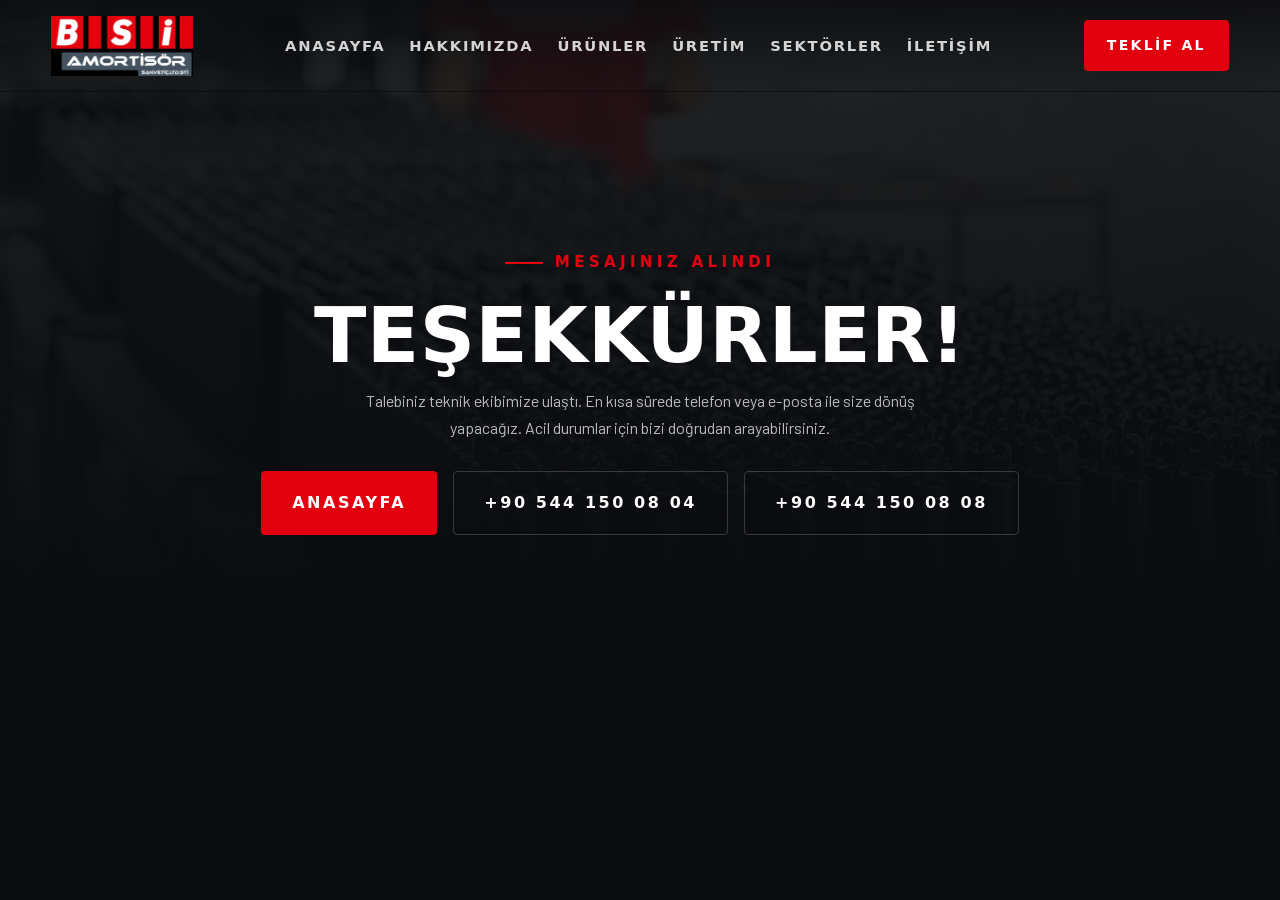
<file: tesekkurler.html>
<!DOCTYPE html>
<html lang="tr" class="no-js">
<head>
<meta charset="utf-8">
<meta name="viewport" content="width=device-width, initial-scale=1">
<title>Teşekkürler | BSİ Amortisör</title>
<meta name="robots" content="noindex">
<meta name="theme-color" content="#0A0C0F">
<link rel="icon" type="image/png" href="assets/img/favicon.png">
<link rel="manifest" href="manifest.webmanifest">
<link rel="stylesheet" href="css/fonts.css">
<link rel="stylesheet" href="css/style.css">
</head>
<body>

<div class="preloader" aria-hidden="true">
  <img class="preloader__logo" src="assets/img/logo.webp" alt="BSİ Amortisör">
  <div class="preloader__bar"><i></i></div>
  <span class="preloader__txt">Yükleniyor</span>
</div>

<header class="header">
  <div class="container">
    <a class="header__logo" href="index.html" aria-label="BSİ Amortisör ana sayfa">
      <img src="assets/img/logo.webp" alt="BSİ Amortisör logo">
    </a>
    <nav class="nav" aria-label="Ana menü">
      <a href="index.html">Anasayfa</a>
      <a href="hakkimizda.html">Hakkımızda</a>
      <a href="urunler.html">Ürünler</a>
      <a href="index.html#uretim">Üretim</a>
      <a href="index.html#sektorler">Sektörler</a>
      <a href="iletisim.html">İletişim</a>
    </nav>
    <div class="header__cta">
      <a class="header__phone" href="tel:+905441500804">
        <svg viewBox="0 0 24 24" fill="none" stroke="currentColor" stroke-width="2"><path d="M22 16.9v3a2 2 0 0 1-2.2 2 19.8 19.8 0 0 1-8.6-3.1 19.5 19.5 0 0 1-6-6A19.8 19.8 0 0 1 2.1 4.2 2 2 0 0 1 4.1 2h3a2 2 0 0 1 2 1.7c.1 1 .4 2 .7 2.9a2 2 0 0 1-.5 2.1L8.1 9.9a16 16 0 0 0 6 6l1.2-1.2a2 2 0 0 1 2.1-.5c.9.3 1.9.6 2.9.7a2 2 0 0 1 1.7 2Z"/></svg>
        +90 544 150 08 04
      </a>
      <a class="btn btn--sm" href="iletisim.html"><span>Teklif Al</span></a>
      <button class="burger" aria-label="Menüyü aç/kapat" aria-expanded="false"><i></i><i></i><i></i></button>
    </div>
  </div>
</header>

<section class="page-head" style="min-height:72vh;display:flex;align-items:center">
  <div class="page-head__bg"><img src="assets/resimler/IMG_4891.webp" alt=""></div>
  <div class="container center">
    <span class="eyebrow" style="justify-content:center">Mesajınız Alındı</span>
    <h1 style="color:#fff">Teşekkürler!</h1>
    <p style="max-width:620px;margin:0 auto 30px">Talebiniz teknik ekibimize ulaştı. En kısa sürede
    telefon veya e-posta ile size dönüş yapacağız. Acil durumlar için bizi doğrudan
    arayabilirsiniz.</p>
    <div style="display:flex;gap:16px;justify-content:center;flex-wrap:wrap">
      <a class="btn" href="index.html"><span>Anasayfa</span></a>
      <a class="btn btn--ghost" href="tel:+905441500804"><span>+90 544 150 08 04</span></a>
      <a class="btn btn--ghost" href="tel:+905441500808"><span>+90 544 150 08 08</span></a>
    </div>
  </div>
</section>

<script src="js/main.js"></script>
</body>
</html>
</file>
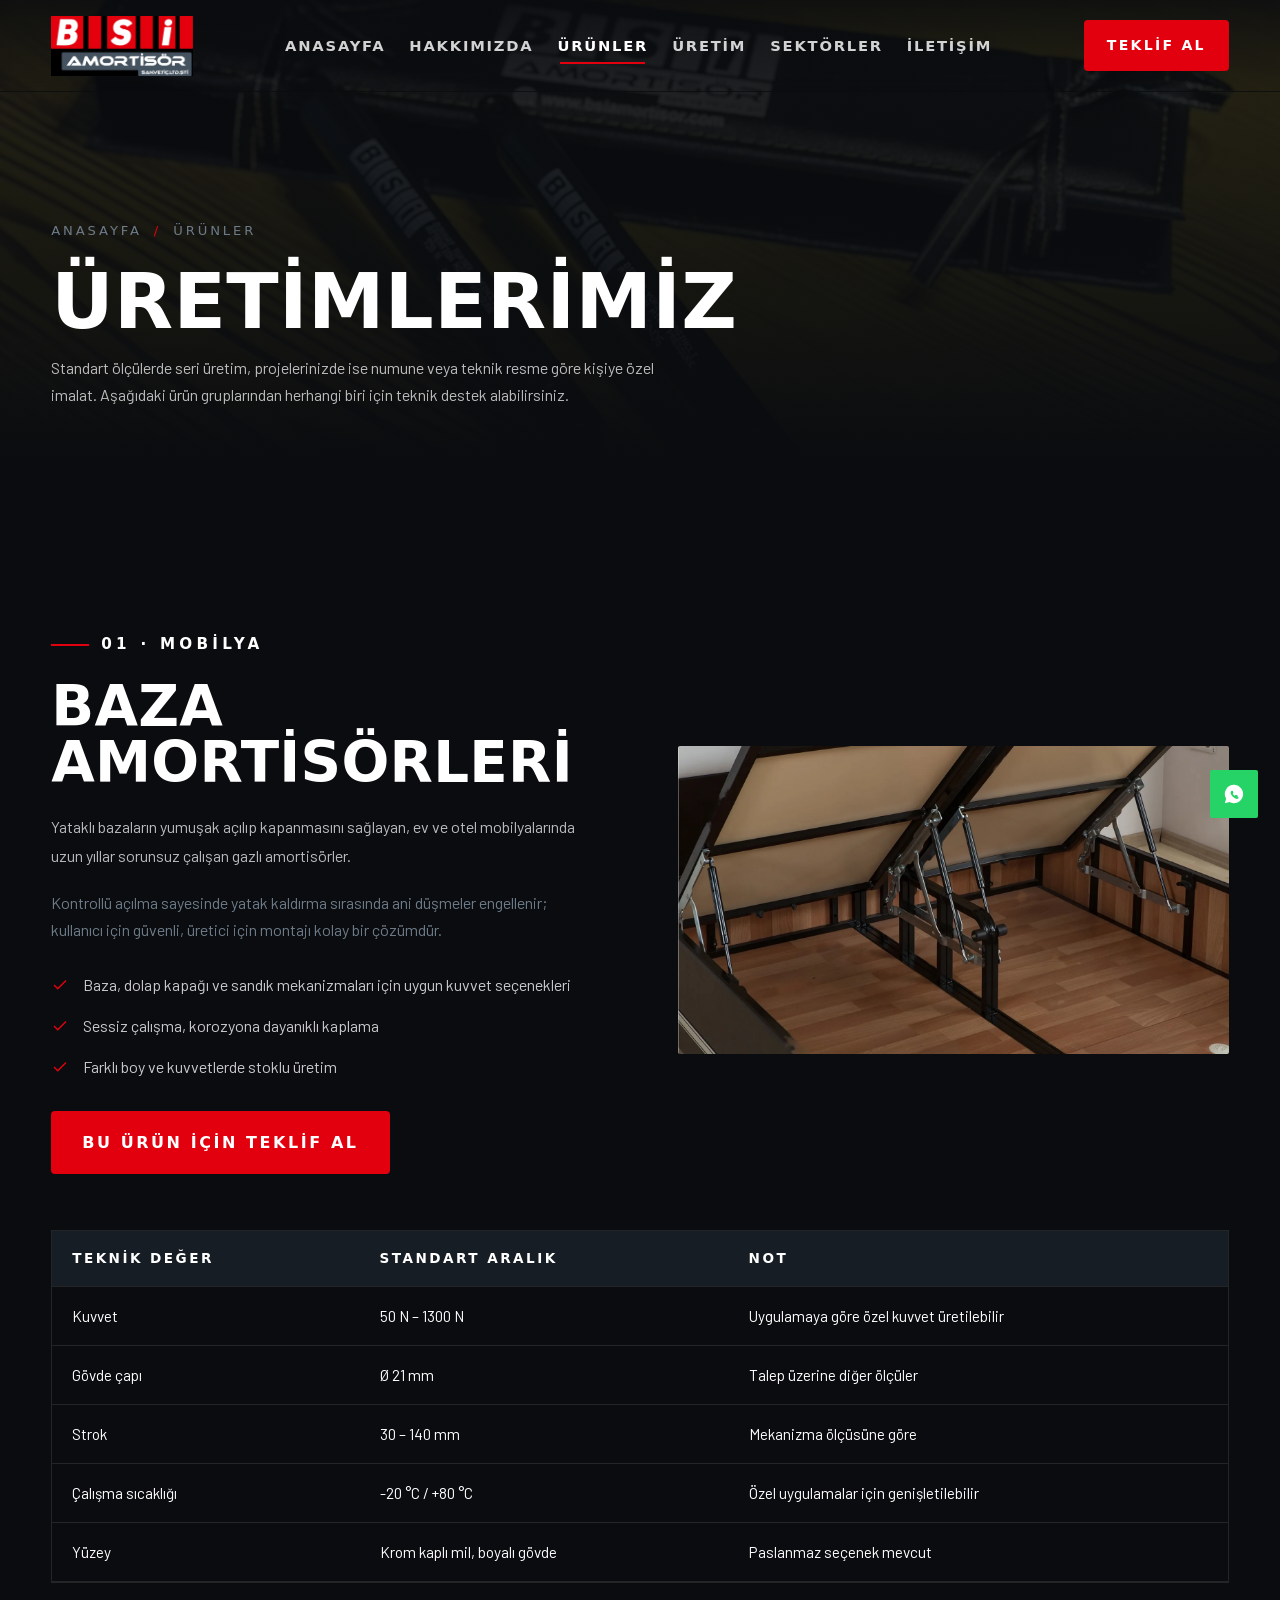
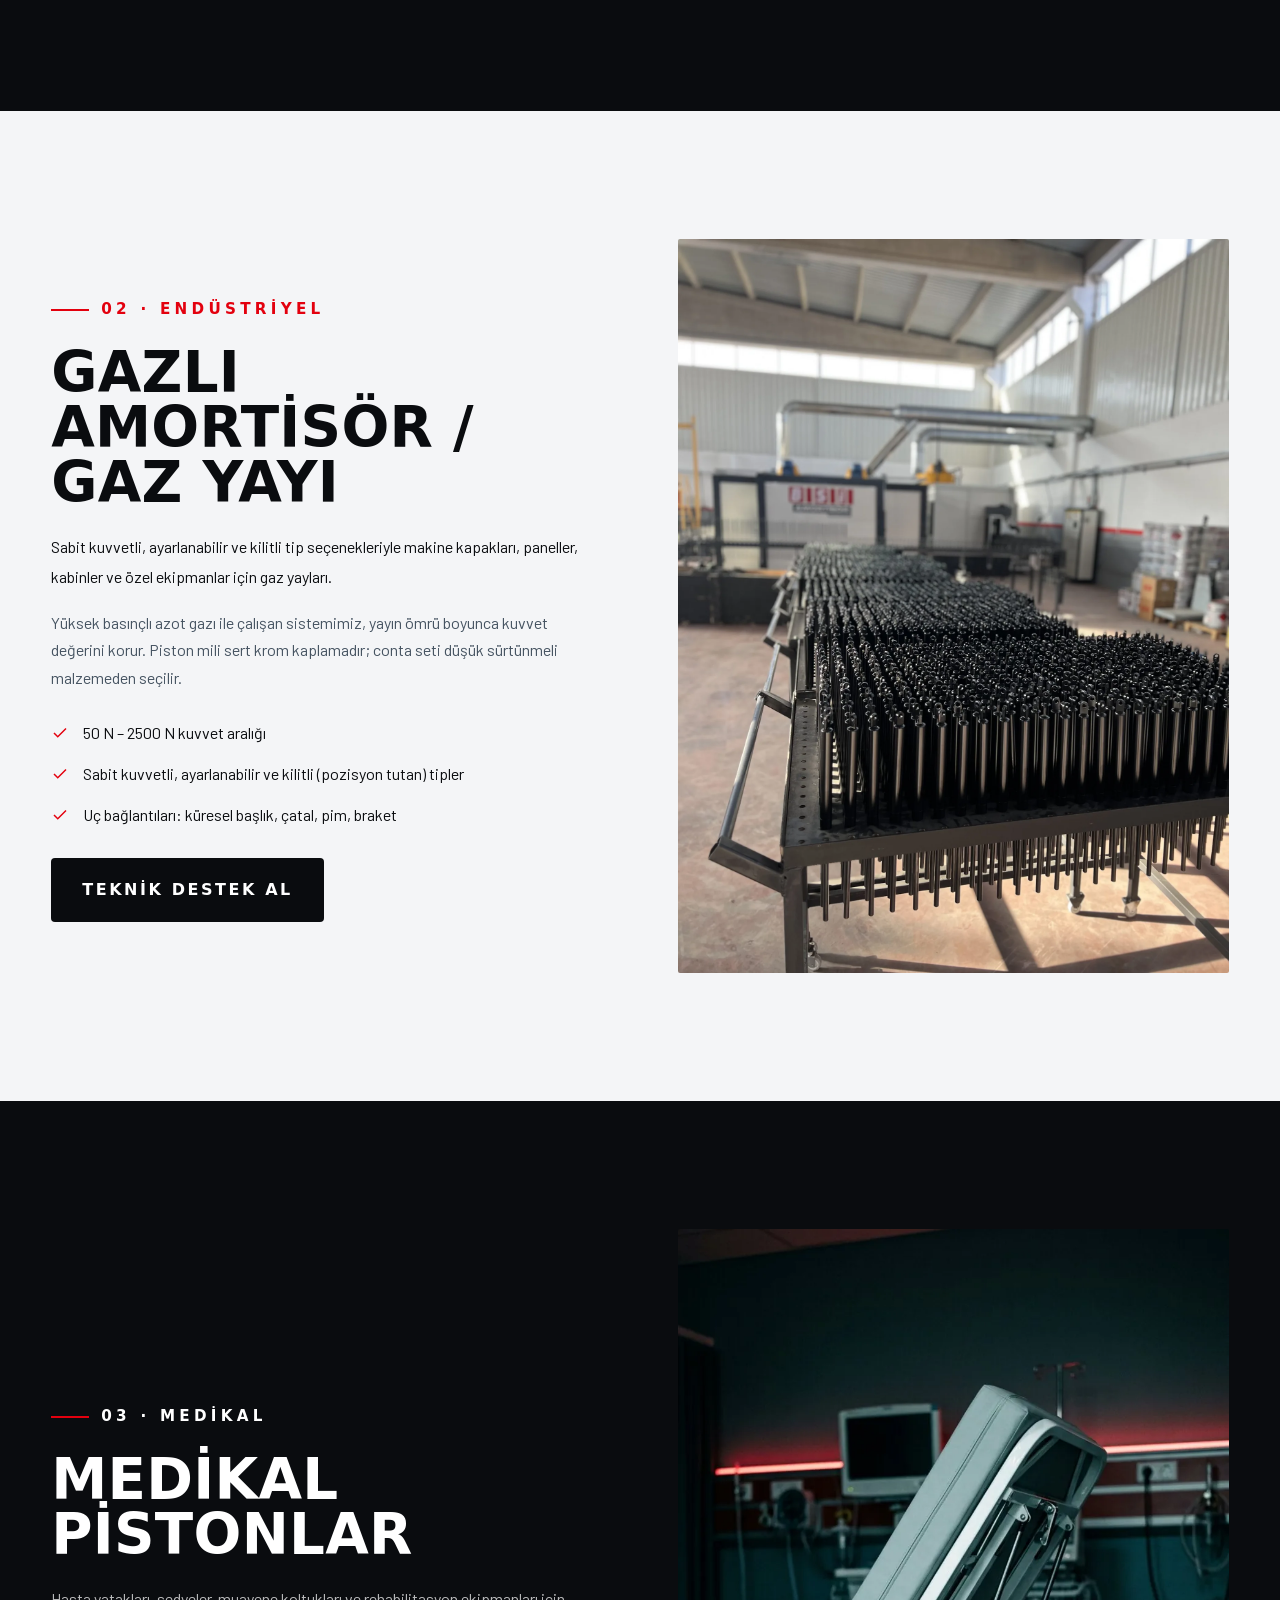
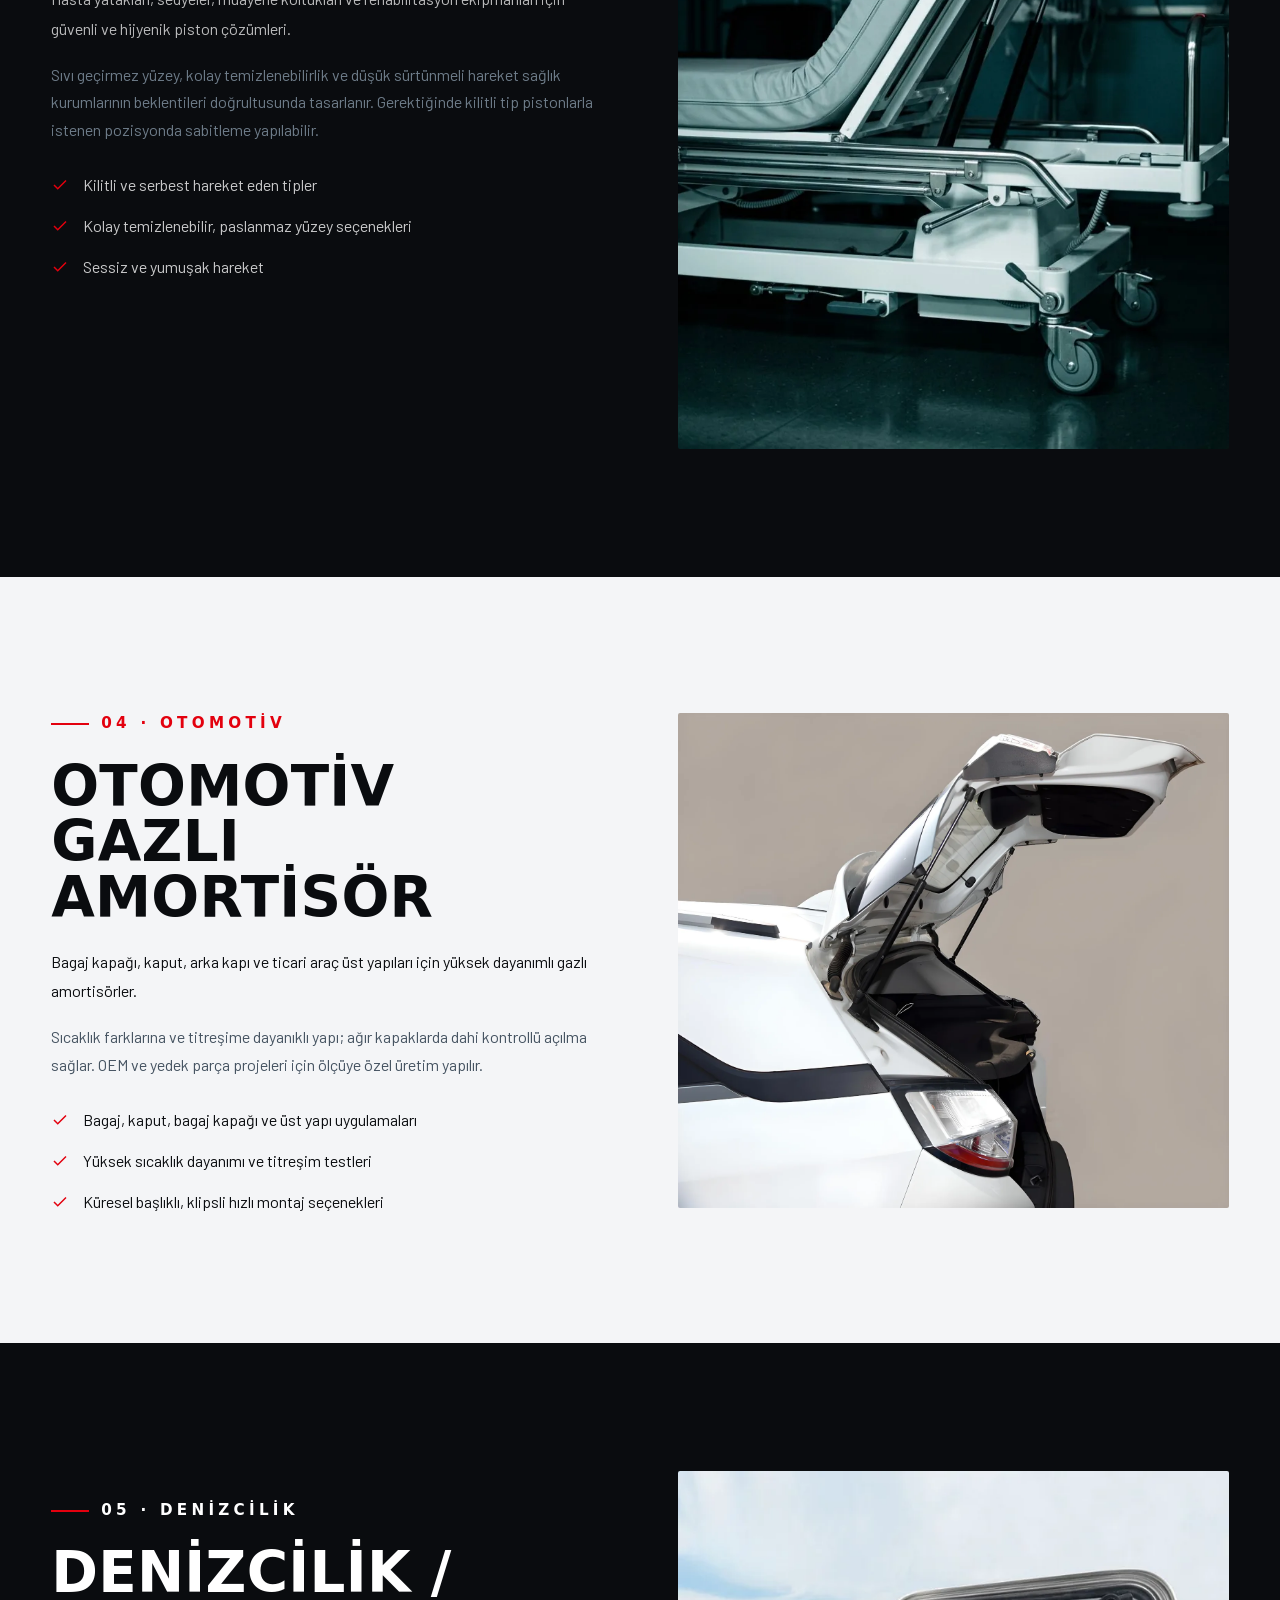
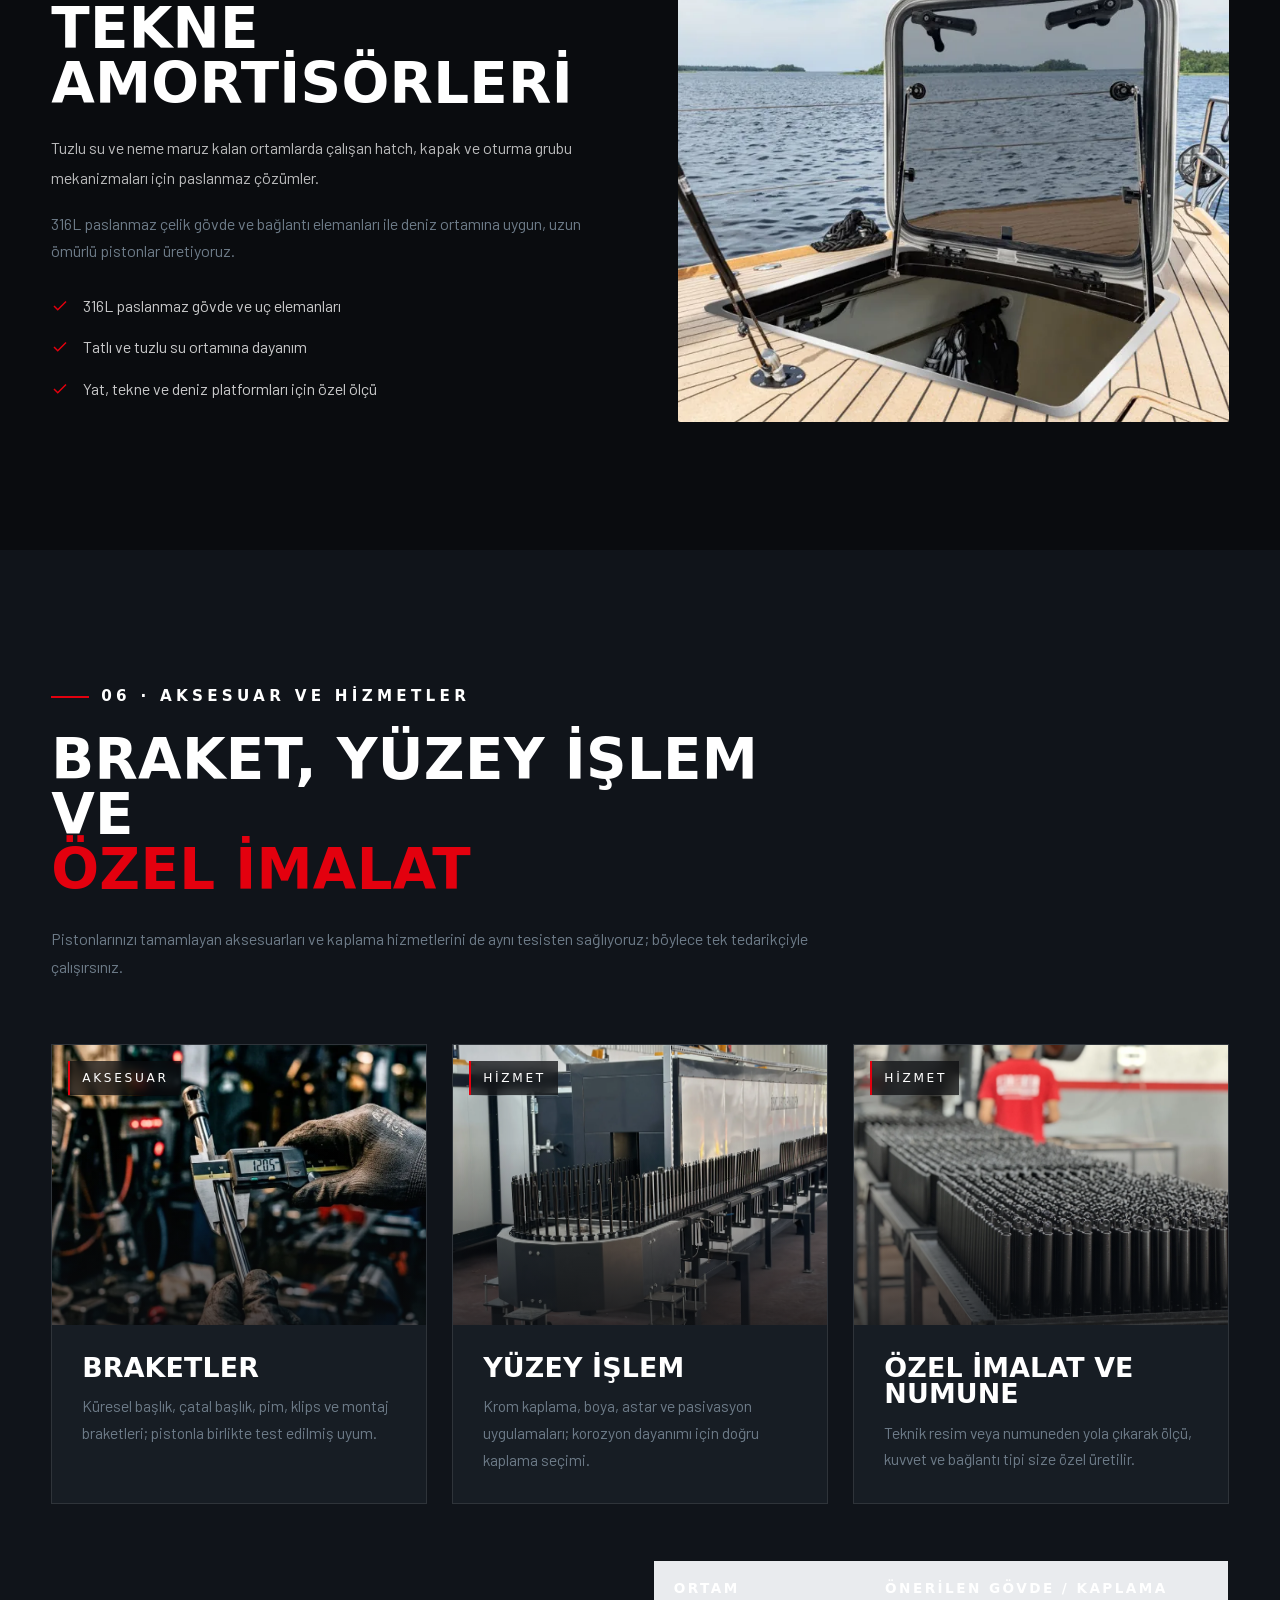
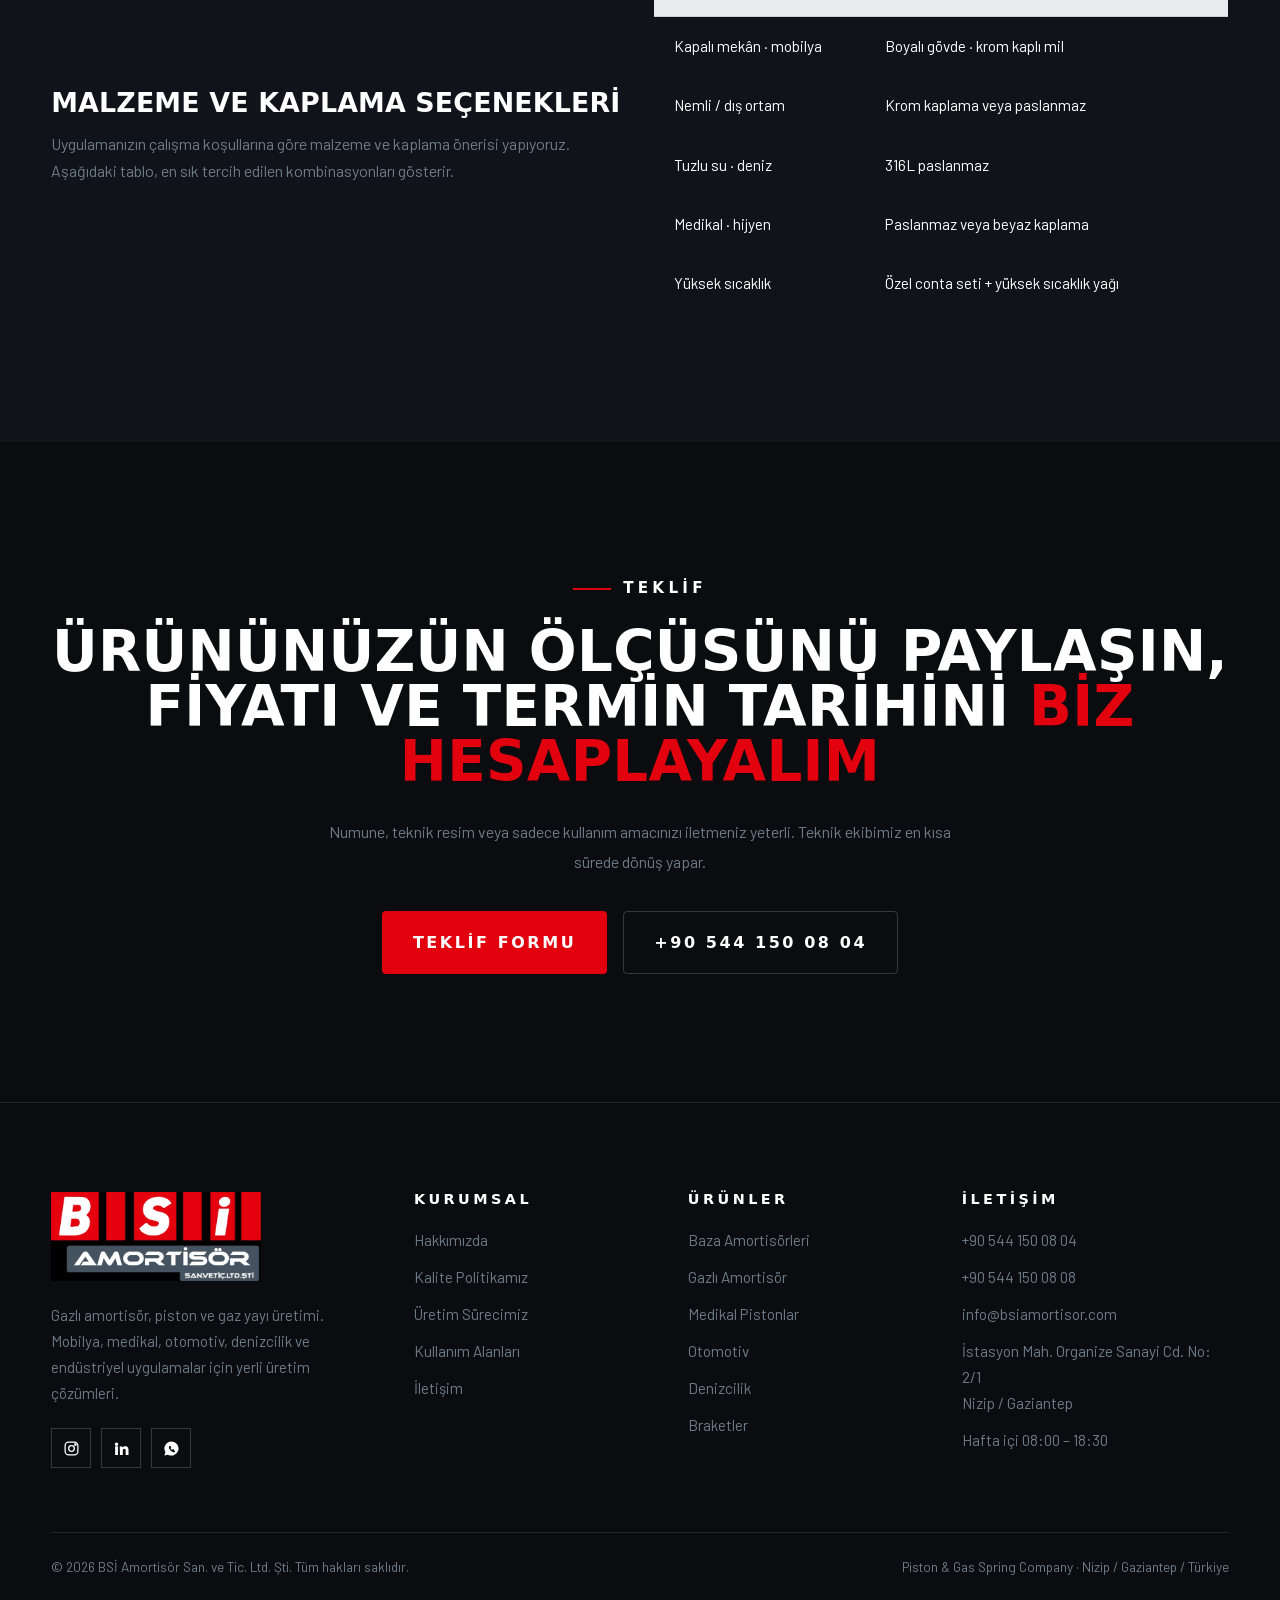
<file: urunler.html>
<!DOCTYPE html>
<html lang="tr" class="no-js">
<head>
<meta charset="utf-8">
<meta name="viewport" content="width=device-width, initial-scale=1">
<title>Ürünler | Gazlı Amortisör, Baza Amortisörü, Medikal Piston | BSİ Amortisör</title>
<meta name="description" content="BSİ Amortisör ürün gamı: gazlı amortisör ve gaz yayı, baza amortisörü, medikal piston, otomotiv gazlı amortisör, denizcilik tipi paslanmaz amortisör, braket ve bağlantı elemanları.">
<meta name="theme-color" content="#0A0C0F">
<link rel="canonical" href="https://www.bsiamortisor.com/urunler.html">
<meta property="og:title" content="Ürünler | BSİ Amortisör">
<meta property="og:description" content="Gazlı amortisör, gaz yayı, baza amortisörü, medikal ve otomotiv piston çözümleri.">
<meta property="og:image" content="assets/resimler/IMG_4552.jpeg">
<link rel="icon" type="image/png" href="assets/img/favicon.png">
<link rel="manifest" href="manifest.webmanifest">
<link rel="apple-touch-icon" href="assets/img/favicon.png">
<link rel="stylesheet" href="css/fonts.css">
<link rel="stylesheet" href="css/style.css">
</head>
<body>

<div class="preloader" aria-hidden="true">
  <img class="preloader__logo" src="assets/img/logo.webp" alt="BSİ Amortisör">
  <div class="preloader__bar"><i></i></div>
  <span class="preloader__txt">Yükleniyor</span>
</div>

<header class="header">
  <div class="container">
    <a class="header__logo" href="index.html" aria-label="BSİ Amortisör ana sayfa">
      <img src="assets/img/logo.webp" alt="BSİ Amortisör logo">
    </a>
    <nav class="nav" aria-label="Ana menü">
      <a href="index.html">Anasayfa</a>
      <a href="hakkimizda.html">Hakkımızda</a>
      <a href="urunler.html">Ürünler</a>
      <a href="index.html#uretim">Üretim</a>
      <a href="index.html#sektorler">Sektörler</a>
      <a href="iletisim.html">İletişim</a>
    </nav>
    <div class="header__cta">
      <a class="header__phone" href="tel:+905441500804">
        <svg viewBox="0 0 24 24" fill="none" stroke="currentColor" stroke-width="2"><path d="M22 16.9v3a2 2 0 0 1-2.2 2 19.8 19.8 0 0 1-8.6-3.1 19.5 19.5 0 0 1-6-6A19.8 19.8 0 0 1 2.1 4.2 2 2 0 0 1 4.1 2h3a2 2 0 0 1 2 1.7c.1 1 .4 2 .7 2.9a2 2 0 0 1-.5 2.1L8.1 9.9a16 16 0 0 0 6 6l1.2-1.2a2 2 0 0 1 2.1-.5c.9.3 1.9.6 2.9.7a2 2 0 0 1 1.7 2Z"/></svg>
        +90 544 150 08 04
      </a>
      <a class="btn btn--sm" href="iletisim.html"><span>Teklif Al</span></a>
      <button class="burger" aria-label="Menüyü aç/kapat" aria-expanded="false"><i></i><i></i><i></i></button>
    </div>
  </div>
</header>

<div class="mobile-menu">
  <a href="index.html">Anasayfa <span>01</span></a>
  <a href="hakkimizda.html">Hakkımızda <span>02</span></a>
  <a href="urunler.html">Ürünler <span>03</span></a>
  <a href="index.html#uretim">Üretim <span>04</span></a>
  <a href="index.html#sektorler">Sektörler <span>05</span></a>
  <a href="iletisim.html">İletişim <span>06</span></a>
  <div class="mobile-menu__meta">
    <p><a href="tel:+905441500804">+90 544 150 08 04</a><br>
    <a href="tel:+905441500808">+90 544 150 08 08</a><br>
    <a href="mailto:info@bsiamortisor.com">info@bsiamortisor.com</a><br>
    İstasyon Mah. Organize Sanayi Cd. No: 2/1<br>Nizip / Gaziantep</p>
  </div>
</div>

<!-- ===================== SAYFA BAŞLIĞI ===================== -->
<section class="page-head">
  <div class="page-head__bg"><img src="assets/resimler/IMG_4552.webp" alt=""></div>
  <div class="container">
    <div class="breadcrumb"><a href="index.html">Anasayfa</a><i>/</i><span>Ürünler</span></div>
    <h1>Üretimlerimiz</h1>
    <p>Standart ölçülerde seri üretim, projelerinizde ise numune veya teknik resme göre kişiye
    özel imalat. Aşağıdaki ürün gruplarından herhangi biri için teknik destek alabilirsiniz.</p>
  </div>
</section>

<!-- ===================== 01 BAZA ===================== -->
<section class="section section--dark" id="baza">
  <div class="container split">
    <div data-reveal="left">
      <span class="eyebrow">01 · Mobilya</span>
      <h2>Baza Amortisörleri</h2>
      <p class="lead">Yataklı bazaların yumuşak açılıp kapanmasını sağlayan, ev ve otel
      mobilyalarında uzun yıllar sorunsuz çalışan gazlı amortisörler.</p>
      <p class="muted">Kontrollü açılma sayesinde yatak kaldırma sırasında ani düşmeler engellenir;
      kullanıcı için güvenli, üretici için montajı kolay bir çözümdür.</p>
      <ul class="list-check">
        <li><svg viewBox="0 0 24 24" fill="none" stroke="currentColor" stroke-width="2"><path d="M20 6 9 17l-5-5"/></svg><span>Baza, dolap kapağı ve sandık mekanizmaları için uygun kuvvet seçenekleri</span></li>
        <li><svg viewBox="0 0 24 24" fill="none" stroke="currentColor" stroke-width="2"><path d="M20 6 9 17l-5-5"/></svg><span>Sessiz çalışma, korozyona dayanıklı kaplama</span></li>
        <li><svg viewBox="0 0 24 24" fill="none" stroke="currentColor" stroke-width="2"><path d="M20 6 9 17l-5-5"/></svg><span>Farklı boy ve kuvvetlerde stoklu üretim</span></li>
      </ul>
      <div style="margin-top:30px"><a class="btn" href="iletisim.html"><span>Bu ürün için teklif al</span></a></div>
    </div>
    <div class="split__media" data-reveal="right"><img src="assets/resimler/baza-piston.webp" alt="Baza mekanizmasında çift gazlı amortisör" loading="lazy"></div>
  </div>

  <div class="container" style="margin-top:56px" data-reveal="fade">
    <div class="table-wrap">
      <table>
        <thead><tr><th>Teknik Değer</th><th>Standart Aralık</th><th>Not</th></tr></thead>
        <tbody>
          <!-- DEĞİŞTİRİLEBİLİR: değerleri gerçek üretim toleranslarınıza göre güncelleyin -->
          <tr><td>Kuvvet</td><td>50 N – 1300 N</td><td>Uygulamaya göre özel kuvvet üretilebilir</td></tr>
          <tr><td>Gövde çapı</td><td>Ø 21 mm</td><td>Talep üzerine diğer ölçüler</td></tr>
          <tr><td>Strok</td><td>30 – 140 mm</td><td>Mekanizma ölçüsüne göre</td></tr>
          <tr><td>Çalışma sıcaklığı</td><td>-20 °C / +80 °C</td><td>Özel uygulamalar için genişletilebilir</td></tr>
          <tr><td>Yüzey</td><td>Krom kaplı mil, boyalı gövde</td><td>Paslanmaz seçenek mevcut</td></tr>
        </tbody>
      </table>
    </div>
  </div>
</section>

<!-- ===================== 02 GAZLI AMORTİSÖR ===================== -->
<section class="section section--paper" id="gazli">
  <div class="container split split--reverse">
    <div class="split__media" data-reveal="left"><img src="assets/resimler/IMG_0427-scaled.jpg.webp" alt="Tesiste raflarda dizili gazlı amortisör seri üretimi" loading="lazy"></div>
    <div data-reveal="right">
      <span class="eyebrow">02 · Endüstriyel</span>
      <h2>Gazlı Amortisör / Gaz Yayı</h2>
      <p class="lead">Sabit kuvvetli, ayarlanabilir ve kilitli tip seçenekleriyle makine kapakları,
      paneller, kabinler ve özel ekipmanlar için gaz yayları.</p>
      <p class="muted">Yüksek basınçlı azot gazı ile çalışan sistemimiz, yayın ömrü boyunca
      kuvvet değerini korur. Piston mili sert krom kaplamadır; conta seti düşük sürtünmeli
      malzemeden seçilir.</p>
      <ul class="list-check">
        <li><svg viewBox="0 0 24 24" fill="none" stroke="currentColor" stroke-width="2"><path d="M20 6 9 17l-5-5"/></svg><span>50 N – 2500 N kuvvet aralığı</span></li>
        <li><svg viewBox="0 0 24 24" fill="none" stroke="currentColor" stroke-width="2"><path d="M20 6 9 17l-5-5"/></svg><span>Sabit kuvvetli, ayarlanabilir ve kilitli (pozisyon tutan) tipler</span></li>
        <li><svg viewBox="0 0 24 24" fill="none" stroke="currentColor" stroke-width="2"><path d="M20 6 9 17l-5-5"/></svg><span>Uç bağlantıları: küresel başlık, çatal, pim, braket</span></li>
      </ul>
      <div style="margin-top:30px"><a class="btn btn--dark" href="iletisim.html"><span>Teknik destek al</span></a></div>
    </div>
  </div>
</section>

<!-- ===================== 03 MEDİKAL ===================== -->
<section class="section section--dark" id="medikal">
  <div class="container split">
    <div data-reveal="left">
      <span class="eyebrow">03 · Medikal</span>
      <h2>Medikal Pistonlar</h2>
      <p class="lead">Hasta yatakları, sedyeler, muayene koltukları ve rehabilitasyon
      ekipmanları için güvenli ve hijyenik piston çözümleri.</p>
      <p class="muted">Sıvı geçirmez yüzey, kolay temizlenebilirlik ve düşük sürtünmeli hareket
      sağlık kurumlarının beklentileri doğrultusunda tasarlanır. Gerektiğinde kilitli tip
      pistonlarla istenen pozisyonda sabitleme yapılabilir.</p>
      <ul class="list-check">
        <li><svg viewBox="0 0 24 24" fill="none" stroke="currentColor" stroke-width="2"><path d="M20 6 9 17l-5-5"/></svg><span>Kilitli ve serbest hareket eden tipler</span></li>
        <li><svg viewBox="0 0 24 24" fill="none" stroke="currentColor" stroke-width="2"><path d="M20 6 9 17l-5-5"/></svg><span>Kolay temizlenebilir, paslanmaz yüzey seçenekleri</span></li>
        <li><svg viewBox="0 0 24 24" fill="none" stroke="currentColor" stroke-width="2"><path d="M20 6 9 17l-5-5"/></svg><span>Sessiz ve yumuşak hareket</span></li>
      </ul>
    </div>
    <div class="split__media" data-reveal="right"><img src="assets/img/s6.webp" alt="Medikal yatak pistonu" loading="lazy"></div>
  </div>
</section>

<!-- ===================== 04 OTOMOTİV ===================== -->
<section class="section section--paper" id="otomotiv">
  <div class="container split split--reverse">
    <div class="split__media" data-reveal="left"><img src="assets/resimler/hafif-arac.jpg.webp" alt="Hafif araç bagaj kapağı gazlı amortisörü uygulaması" loading="lazy"></div>
    <div data-reveal="right">
      <span class="eyebrow">04 · Otomotiv</span>
      <h2>Otomotiv Gazlı Amortisör</h2>
      <p class="lead">Bagaj kapağı, kaput, arka kapı ve ticari araç üst yapıları için
      yüksek dayanımlı gazlı amortisörler.</p>
      <p class="muted">Sıcaklık farklarına ve titreşime dayanıklı yapı; ağır kapaklarda dahi
      kontrollü açılma sağlar. OEM ve yedek parça projeleri için ölçüye özel üretim yapılır.</p>
      <ul class="list-check">
        <li><svg viewBox="0 0 24 24" fill="none" stroke="currentColor" stroke-width="2"><path d="M20 6 9 17l-5-5"/></svg><span>Bagaj, kaput, bagaj kapağı ve üst yapı uygulamaları</span></li>
        <li><svg viewBox="0 0 24 24" fill="none" stroke="currentColor" stroke-width="2"><path d="M20 6 9 17l-5-5"/></svg><span>Yüksek sıcaklık dayanımı ve titreşim testleri</span></li>
        <li><svg viewBox="0 0 24 24" fill="none" stroke="currentColor" stroke-width="2"><path d="M20 6 9 17l-5-5"/></svg><span>Küresel başlıklı, klipsli hızlı montaj seçenekleri</span></li>
      </ul>
    </div>
  </div>
</section>

<!-- ===================== 05 DENİZCİLİK ===================== -->
<section class="section section--dark" id="deniz">
  <div class="container split">
    <div data-reveal="left">
      <span class="eyebrow">05 · Denizcilik</span>
      <h2>Denizcilik / Tekne Amortisörleri</h2>
      <p class="lead">Tuzlu su ve neme maruz kalan ortamlarda çalışan hatch, kapak ve
      oturma grubu mekanizmaları için paslanmaz çözümler.</p>
      <p class="muted">316L paslanmaz çelik gövde ve bağlantı elemanları ile deniz ortamına
      uygun, uzun ömürlü pistonlar üretiyoruz.</p>
      <ul class="list-check">
        <li><svg viewBox="0 0 24 24" fill="none" stroke="currentColor" stroke-width="2"><path d="M20 6 9 17l-5-5"/></svg><span>316L paslanmaz gövde ve uç elemanları</span></li>
        <li><svg viewBox="0 0 24 24" fill="none" stroke="currentColor" stroke-width="2"><path d="M20 6 9 17l-5-5"/></svg><span>Tatlı ve tuzlu su ortamına dayanım</span></li>
        <li><svg viewBox="0 0 24 24" fill="none" stroke="currentColor" stroke-width="2"><path d="M20 6 9 17l-5-5"/></svg><span>Yat, tekne ve deniz platformları için özel ölçü</span></li>
      </ul>
    </div>
    <div class="split__media" data-reveal="right"><img src="assets/resimler/tekne-piston.webp" alt="Tekne güverte kapağında paslanmaz amortisör uygulaması" loading="lazy"></div>
  </div>
</section>

<!-- ===================== 06 BRAKET + HİZMETLER ===================== -->
<section class="section section--ink2" id="braket">
  <div class="container">
    <div class="section-head" data-reveal="fade">
      <span class="eyebrow">06 · Aksesuar ve Hizmetler</span>
      <h2>Braket, yüzey işlem ve<br><span class="text-red">özel imalat</span></h2>
      <p class="muted">Pistonlarınızı tamamlayan aksesuarları ve kaplama hizmetlerini de
      aynı tesisten sağlıyoruz; böylece tek tedarikçiyle çalışırsınız.</p>
    </div>

    <div class="grid-3" data-stagger="80">
      <article class="card" data-reveal>
        <div class="card__media"><span class="card__tag">Aksesuar</span><img src="assets/img/s4.webp" alt="Braket ve bağlantı elemanları" loading="lazy"></div>
        <div class="card__body">
          <h3>Braketler</h3>
          <p>Küresel başlık, çatal başlık, pim, klips ve montaj braketleri; pistonla birlikte test edilmiş uyum.</p>
        </div>
      </article>
      <article class="card" data-reveal>
        <div class="card__media"><span class="card__tag">Hizmet</span><img src="assets/resimler/IMG_4827.webp" alt="Yüzey işlem ve boyama hattında amortisörler" loading="lazy"></div>
        <div class="card__body">
          <h3>Yüzey İşlem</h3>
          <p>Krom kaplama, boya, astar ve pasivasyon uygulamaları; korozyon dayanımı için doğru kaplama seçimi.</p>
        </div>
      </article>
      <article class="card" data-reveal>
        <div class="card__media"><span class="card__tag">Hizmet</span><img src="assets/resimler/IMG_4891.webp" alt="Pres hattında özel ölçü amortisör üretimi" loading="lazy"></div>
        <div class="card__body">
          <h3>Özel İmalat ve Numune</h3>
          <p>Teknik resim veya numuneden yola çıkarak ölçü, kuvvet ve bağlantı tipi size özel üretilir.</p>
        </div>
      </article>
    </div>

    <div class="grid-2" style="margin-top:56px; align-items:center" data-reveal="fade">
      <div>
        <h3>Malzeme ve kaplama seçenekleri</h3>
        <p class="muted">Uygulamanızın çalışma koşullarına göre malzeme ve kaplama önerisi
        yapıyoruz. Aşağıdaki tablo, en sık tercih edilen kombinasyonları gösterir.</p>
      </div>
      <div class="table-wrap">
        <table>
          <thead><tr><th>Ortam</th><th>Önerilen Gövde / Kaplama</th></tr></thead>
          <tbody>
            <tr><td>Kapalı mekân · mobilya</td><td>Boyalı gövde · krom kaplı mil</td></tr>
            <tr><td>Nemli / dış ortam</td><td>Krom kaplama veya paslanmaz</td></tr>
            <tr><td>Tuzlu su · deniz</td><td>316L paslanmaz</td></tr>
            <tr><td>Medikal · hijyen</td><td>Paslanmaz veya beyaz kaplama</td></tr>
            <tr><td>Yüksek sıcaklık</td><td>Özel conta seti + yüksek sıcaklık yağı</td></tr>
          </tbody>
        </table>
      </div>
    </div>
  </div>
</section>

<!-- ===================== CTA ===================== -->
<section class="section section--dark">
  <div class="container center" data-reveal="fade">
    <span class="eyebrow" style="justify-content:center">Teklif</span>
    <h2>Ürününüzün ölçüsünü paylaşın,<br>fiyatı ve termin tarihini <span class="text-red">biz hesaplayalım</span></h2>
    <p class="lead muted" style="max-width:640px;margin:0 auto 34px">Numune, teknik resim veya sadece kullanım
    amacınızı iletmeniz yeterli. Teknik ekibimiz en kısa sürede dönüş yapar.</p>
    <div style="display:flex;gap:16px;justify-content:center;flex-wrap:wrap">
      <a class="btn" href="iletisim.html"><span>Teklif Formu</span></a>
      <a class="btn btn--ghost" href="tel:+905441500804"><span>+90 544 150 08 04</span></a>
    </div>
  </div>
</section>

<footer class="footer">
  <div class="container">
    <div class="footer__grid">
      <div>
        <img class="footer__logo" src="assets/img/logo.webp" alt="BSİ Amortisör logo">
        <p>Gazlı amortisör, piston ve gaz yayı üretimi. Mobilya, medikal, otomotiv, denizcilik ve
        endüstriyel uygulamalar için yerli üretim çözümleri.</p>
        <div class="socials" style="margin-top:22px">
          <a href="https://www.instagram.com/" target="_blank" rel="noopener" aria-label="Instagram"><svg viewBox="0 0 24 24" fill="none" stroke="currentColor" stroke-width="1.8"><rect x="3" y="3" width="18" height="18" rx="5"/><circle cx="12" cy="12" r="4"/><circle cx="17.5" cy="6.5" r="1"/></svg></a>
          <a href="https://www.linkedin.com/" target="_blank" rel="noopener" aria-label="LinkedIn"><svg viewBox="0 0 24 24" fill="currentColor"><path d="M4.98 3.5A2.5 2.5 0 1 1 2.5 6 2.5 2.5 0 0 1 4.98 3.5ZM3 8.98h4V21H3ZM9.5 9h3.8v1.7h.05c.53-.95 1.83-1.95 3.77-1.95 4.03 0 4.78 2.5 4.78 5.76V21h-4v-5.6c0-1.34-.02-3.06-1.9-3.06s-2.19 1.45-2.19 2.96V21h-4Z"/></svg></a>
          <a href="https://wa.me/905441500804" target="_blank" rel="noopener" aria-label="WhatsApp"><svg viewBox="0 0 24 24" fill="currentColor"><path d="M12 2a10 10 0 0 0-8.6 15.1L2 22l5-1.3A10 10 0 1 0 12 2Zm5.3 14.1c-.2.6-1.2 1.2-1.7 1.2-.5.1-1 .1-1.6-.1a11 11 0 0 1-5-4.4c-.4-.7-.7-1.5-.7-2.3 0-.8.4-1.5.9-1.9.2-.2.4-.2.6-.2h.4c.2 0 .3.1.5.4l.7 1.7c.1.2 0 .4-.1.5l-.4.5c-.1.2-.2.3-.1.5.4.7 1 1.3 1.6 1.7.3.2.5.2.7 0l.6-.7c.2-.2.3-.2.5-.1l1.6.8c.2.1.3.2.3.4 0 .3 0 .7-.2 1.1Z"/></svg></a>
        </div>
      </div>
      <div>
        <h5>Kurumsal</h5>
        <div class="footer__links">
          <a href="hakkimizda.html">Hakkımızda</a>
          <a href="index.html#kalite">Kalite Politikamız</a>
          <a href="index.html#uretim">Üretim Sürecimiz</a>
          <a href="index.html#sektorler">Kullanım Alanları</a>
          <a href="iletisim.html">İletişim</a>
        </div>
      </div>
      <div>
        <h5>Ürünler</h5>
        <div class="footer__links">
          <a href="urunler.html#baza">Baza Amortisörleri</a>
          <a href="urunler.html#gazli">Gazlı Amortisör</a>
          <a href="urunler.html#medikal">Medikal Pistonlar</a>
          <a href="urunler.html#otomotiv">Otomotiv</a>
          <a href="urunler.html#deniz">Denizcilik</a>
          <a href="urunler.html#braket">Braketler</a>
        </div>
      </div>
      <div>
        <h5>İletişim</h5>
        <div class="footer__links">
          <a href="tel:+905441500804">+90 544 150 08 04</a>
          <a href="tel:+905441500808">+90 544 150 08 08</a>
          <a href="mailto:info@bsiamortisor.com">info@bsiamortisor.com</a>
          <span style="color:var(--steel-2);font-size:.96rem">İstasyon Mah. Organize Sanayi Cd. No: 2/1<br>Nizip / Gaziantep</span>
          <span style="color:var(--steel-2);font-size:.96rem">Hafta içi 08:00 – 18:30</span>
        </div>
      </div>
    </div>
    <div class="footer__bottom">
      <span>© <span data-year>2026</span> BSİ Amortisör San. ve Tic. Ltd. Şti. Tüm hakları saklıdır.</span>
      <span>Piston &amp; Gas Spring Company · Nizip / Gaziantep / Türkiye</span>
    </div>
  </div>
</footer>

<a class="wa" href="https://wa.me/905441500804" target="_blank" rel="noopener" aria-label="WhatsApp ile yazın">
  <svg viewBox="0 0 24 24" fill="currentColor"><path d="M12 2a10 10 0 0 0-8.6 15.1L2 22l5-1.3A10 10 0 1 0 12 2Zm5.3 14.1c-.2.6-1.2 1.2-1.7 1.2-.5.1-1 .1-1.6-.1a11 11 0 0 1-5-4.4c-.4-.7-.7-1.5-.7-2.3 0-.8.4-1.5.9-1.9.2-.2.4-.2.6-.2h.4c.2 0 .3.1.5.4l.7 1.7c.1.2 0 .4-.1.5l-.4.5c-.1.2-.2.3-.1.5.4.7 1 1.3 1.6 1.7.3.2.5.2.7 0l.6-.7c.2-.2.3-.2.5-.1l1.6.8c.2.1.3.2.3.4 0 .3 0 .7-.2 1.1Z"/></svg>
</a>
<button class="totop" aria-label="Yukarı çık">
  <svg viewBox="0 0 24 24" fill="none" stroke="currentColor" stroke-width="2"><path d="M12 19V5M6 11l6-6 6 6"/></svg>
</button>

<script src="js/main.js"></script>
</body>
</html>
</file>
<file: css/fonts.css>
/* BSİ Amortisör — gömülü fontlar (Barlow / Barlow Condensed · Türkçe) */
/* Fontlar dosyanın içinde taşınır; harici font isteği yoktur. */
@font-face{font-family:'Barlow';font-style:normal;font-weight:400;font-display:block;src:url([data-uri]) format('woff2');unicode-range:U+0100-02BA,U+1E00-1E9F,U+1EF2-1EFF,U+2020,U+20A0-20AB,U+2113,U+2C60-2C7F,U+A720-A7FF;}
@font-face{font-family:'Barlow';font-style:normal;font-weight:400;font-display:block;src:url([data-uri]) format('woff2');unicode-range:U+0000-00FF,U+0131,U+0152-0153,U+2013-2014,U+2018-201D,U+2022,U+2026,U+20AC,U+20BA,U+2190-2193,U+00B0,U+00B1,U+00A9,U+00AE,U+2122,U+00AB,U+00BB,U+2039-203A,U+FEFF,U+FFFD;}
@font-face{font-family:'Barlow';font-style:normal;font-weight:500;font-display:block;src:url([data-uri]) format('woff2');unicode-range:U+0100-02BA,U+1E00-1E9F,U+1EF2-1EFF,U+2020,U+20A0-20AB,U+2113,U+2C60-2C7F,U+A720-A7FF;}
@font-face{font-family:'Barlow';font-style:normal;font-weight:500;font-display:block;src:url([data-uri]) format('woff2');unicode-range:U+0000-00FF,U+0131,U+0152-0153,U+2013-2014,U+2018-201D,U+2022,U+2026,U+20AC,U+20BA,U+2190-2193,U+00B0,U+00B1,U+00A9,U+00AE,U+2122,U+00AB,U+00BB,U+2039-203A,U+FEFF,U+FFFD;}
@font-face{font-family:'Barlow';font-style:normal;font-weight:600;font-display:block;src:url([data-uri]) format('woff2');unicode-range:U+0100-02BA,U+1E00-1E9F,U+1EF2-1EFF,U+2020,U+20A0-20AB,U+2113,U+2C60-2C7F,U+A720-A7FF;}
@font-face{font-family:'Barlow';font-style:normal;font-weight:600;font-display:block;src:url([data-uri]) format('woff2');unicode-range:U+0000-00FF,U+0131,U+0152-0153,U+2013-2014,U+2018-201D,U+2022,U+2026,U+20AC,U+20BA,U+2190-2193,U+00B0,U+00B1,U+00A9,U+00AE,U+2122,U+00AB,U+00BB,U+2039-203A,U+FEFF,U+FFFD;}
@font-face{font-family:'BarlowCondensed';font-style:normal;font-weight:500;font-display:block;src:url([data-uri]) format('woff2');unicode-range:U+0100-02BA,U+1E00-1E9F,U+1EF2-1EFF,U+2020,U+20A0-20AB,U+2113,U+2C60-2C7F,U+A720-A7FF;}
@font-face{font-family:'BarlowCondensed';font-style:normal;font-weight:500;font-display:block;src:url([data-uri]) format('woff2');unicode-range:U+0000-00FF,U+0131,U+0152-0153,U+2013-2014,U+2018-201D,U+2022,U+2026,U+20AC,U+20BA,U+2190-2193,U+00B0,U+00B1,U+00A9,U+00AE,U+2122,U+00AB,U+00BB,U+2039-203A,U+FEFF,U+FFFD;}
@font-face{font-family:'BarlowCondensed';font-style:normal;font-weight:600;font-display:block;src:url([data-uri]) format('woff2');unicode-range:U+0100-02BA,U+1E00-1E9F,U+1EF2-1EFF,U+2020,U+20A0-20AB,U+2113,U+2C60-2C7F,U+A720-A7FF;}
@font-face{font-family:'BarlowCondensed';font-style:normal;font-weight:600;font-display:block;src:url([data-uri]) format('woff2');unicode-range:U+0000-00FF,U+0131,U+0152-0153,U+2013-2014,U+2018-201D,U+2022,U+2026,U+20AC,U+20BA,U+2190-2193,U+00B0,U+00B1,U+00A9,U+00AE,U+2122,U+00AB,U+00BB,U+2039-203A,U+FEFF,U+FFFD;}
@font-face{font-family:'BarlowCondensed';font-style:normal;font-weight:700;font-display:block;src:url([data-uri]) format('woff2');unicode-range:U+0100-02BA,U+1E00-1E9F,U+1EF2-1EFF,U+2020,U+20A0-20AB,U+2113,U+2C60-2C7F,U+A720-A7FF;}
@font-face{font-family:'BarlowCondensed';font-style:normal;font-weight:700;font-display:block;src:url([data-uri]) format('woff2');unicode-range:U+0000-00FF,U+0131,U+0152-0153,U+2013-2014,U+2018-201D,U+2022,U+2026,U+20AC,U+20BA,U+2190-2193,U+00B0,U+00B1,U+00A9,U+00AE,U+2122,U+00AB,U+00BB,U+2039-203A,U+FEFF,U+FFFD;}
</file>
<file: css/style.css>
/* =====================================================================
   BSİ AMORTİSÖR — Kurumsal Web Sitesi
   Ana stil dosyası
   Kimlik renkleri logodan alınmıştır:  Kırmızı #E3000E · Grafit #455361
   ===================================================================== */

/* ------------------------- 1. DEĞİŞKENLER ------------------------- */
:root{
  --red:        #E3000E;
  --red-dark:   #A50009;
  --red-soft:   rgba(227,0,14,.14);
  --ink:        #0A0C0F;
  --ink-2:      #10141A;
  --ink-3:      #171D24;
  --steel:      #455361;
  --steel-2:    #6E7C89;
  --paper:      #F4F5F7;
  --paper-2:    #E9EBEE;
  --white:      #FFFFFF;
  --line-d:     rgba(255,255,255,.10);
  --line-d-2:   rgba(255,255,255,.18);
  --line-l:     rgba(10,12,15,.12);

  --f-head: "Barlow Condensed","Oswald","Arial Narrow",system-ui,-apple-system,"Segoe UI",Roboto,sans-serif;
  --f-body: "Barlow","Inter",system-ui,-apple-system,"Segoe UI",Roboto,"Helvetica Neue",Arial,sans-serif;

  --container: 1280px;
  --gutter: clamp(20px, 4vw, 64px);
  --sec-y: clamp(72px, 10vw, 140px);
  --radius: 4px;
  --tab: 7vw;              /* puzzle tırnak genişliği (masaüstü) */
  --ease-out: cubic-bezier(.16,1,.3,1);
  --hdr-h: 92px;
}

/* ------------------------- 2. RESET ------------------------- */
*,*::before,*::after{ box-sizing:border-box; }
html{ -webkit-text-size-adjust:100%; scroll-behavior:smooth; }
body{
  margin:0;
  font-family:var(--f-body);
  font-size:16px; line-height:1.7;
  color:var(--ink);
  background:var(--ink);
  overflow-x:hidden;
  -webkit-font-smoothing:antialiased;
}
body.is-locked{ overflow:hidden; height:100vh; }
img{ max-width:100%; display:block; }
a{ color:inherit; text-decoration:none; }
button{ font:inherit; color:inherit; }
h1,h2,h3,h4,h5{
  font-family:var(--f-head);
  font-weight:700; line-height:.98;
  letter-spacing:.005em;
  text-transform:uppercase;
  margin:0 0 .5em;
}
h1{ font-size:clamp(2.6rem,7.2vw,6.2rem); }
h2{ font-size:clamp(2rem,4.4vw,3.6rem); }
h3{ font-size:clamp(1.35rem,2.1vw,1.85rem); }
h4{ font-size:clamp(1.1rem,1.5vw,1.3rem); }
p{ margin:0 0 1.1em; }
p:last-child{ margin-bottom:0; }
ul{ margin:0; padding:0; list-style:none; }
::selection{ background:var(--red); color:#fff; }

/* ------------------------- 3. YARDIMCI SINIFLAR ------------------------- */
.container{ width:100%; max-width:var(--container); margin-inline:auto; padding-inline:var(--gutter); }
.section{ padding-block:var(--sec-y); position:relative; }
.section--dark{ background:var(--ink); color:#fff; }
.section--ink2{ background:var(--ink-2); color:#fff; }
.section--paper{ background:var(--paper); color:var(--ink); }
.section--white{ background:#fff; color:var(--ink); }

.eyebrow{
  display:inline-flex; align-items:center; gap:12px;
  font-family:var(--f-head); font-weight:600; font-size:.95rem;
  letter-spacing:.28em; text-transform:uppercase;
  color:var(--red); margin-bottom:22px;
}
.eyebrow::before{ content:""; width:38px; height:2px; background:var(--red); display:block; }
.section--dark .eyebrow, .section--ink2 .eyebrow{ color:#fff; }
.section--dark .eyebrow::before, .section--ink2 .eyebrow::before{ background:var(--red); }

.lead{ font-size:clamp(1rem,1.15vw,1.14rem); line-height:1.85; }
.section--dark .lead, .section--ink2 .lead{ color:rgba(255,255,255,.72); }
.muted{ color:var(--steel); }
.section--dark .muted, .section--ink2 .muted{ color:var(--steel-2); }
.text-red{ color:var(--red); }
.center{ text-align:center; }
.center .eyebrow{ justify-content:center; }

.section-head{ max-width:760px; margin-bottom:clamp(40px,5vw,72px); }
.section-head.center{ margin-inline:auto; }
.section-head p{ margin-top:14px; }

/* Butonlar */
.btn{
  --bg:var(--red);
  position:relative; display:inline-flex; align-items:center; gap:12px;
  padding:17px 30px; border:1px solid transparent; border-radius:var(--radius);
  font-family:var(--f-head); font-weight:600; font-size:1rem;
  letter-spacing:.16em; text-transform:uppercase; cursor:pointer; white-space:nowrap;
  background:var(--bg); color:#fff; overflow:hidden; isolation:isolate;
  transition:transform .35s var(--ease-out), box-shadow .35s var(--ease-out);
}
.btn > *{ position:relative; z-index:2; }
.btn::after{
  content:""; position:absolute; inset:0; z-index:1;
  background:var(--ink); transform:translateY(101%);
  transition:transform .45s var(--ease-out);
}
.btn:hover{ transform:translateY(-2px); box-shadow:0 16px 34px -14px rgba(227,0,14,.75); }
.btn:hover::after{ transform:translateY(0); }
.btn svg{ width:16px; height:16px; }
.btn--ghost{ background:transparent; border-color:var(--line-d-2); color:#fff; }
.btn--ghost::after{ background:#fff; }
.btn--ghost:hover{ color:var(--ink); box-shadow:none; border-color:#fff; }
.btn--dark{ background:var(--ink); color:#fff; }
.btn--dark:hover{ box-shadow:0 16px 34px -16px rgba(10,12,15,.6); }
.btn--sm{ padding:13px 22px; font-size:.88rem; }

.link-arrow{
  display:inline-flex; align-items:center; gap:10px;
  font-family:var(--f-head); font-weight:600; font-size:.95rem;
  letter-spacing:.18em; text-transform:uppercase; color:var(--red);
}
.link-arrow span{ position:relative; }
.link-arrow span::after{
  content:""; position:absolute; left:0; bottom:-4px; width:100%; height:1px;
  background:currentColor; transform:scaleX(0); transform-origin:left;
  transition:transform .45s var(--ease-out);
}
.link-arrow:hover span::after{ transform:scaleX(1); }
.link-arrow svg{ width:15px; transition:transform .4s var(--ease-out); }
.link-arrow:hover svg{ transform:translateX(5px); }

/* ------------------------- 4. ÖN YÜKLEYİCİ ------------------------- */
.preloader{
  position:fixed; inset:0; z-index:2000; background:var(--ink);
  display:flex; flex-direction:column; align-items:center; justify-content:center; gap:28px;
  transition:opacity .6s var(--ease-out), visibility .6s;
}
.preloader.is-done{ opacity:0; visibility:hidden; }
.preloader__logo{ width:min(240px,52vw); opacity:.95; }
.preloader__bar{ width:min(240px,52vw); height:2px; background:rgba(255,255,255,.14); overflow:hidden; }
.preloader__bar i{ display:block; height:100%; width:0; background:var(--red); }
.preloader__txt{
  font-family:var(--f-head); font-size:.8rem; letter-spacing:.34em;
  text-transform:uppercase; color:var(--steel-2);
}

/* ------------------------- 5. HEADER ------------------------- */
.header{
  position:fixed; top:0; left:0; right:0; z-index:900;
  height:var(--hdr-h);
  display:flex; align-items:center;
  background:linear-gradient(to bottom, rgba(10,12,15,.78), rgba(10,12,15,0));
  transition:background .45s var(--ease-out), height .45s var(--ease-out), border-color .45s;
  border-bottom:1px solid transparent;
  opacity:0; transform:translateY(-100%);
}
.header.is-ready{ opacity:1; transform:translateY(0); transition:opacity .7s var(--ease-out), transform .7s var(--ease-out), background .45s, height .45s; }
.header.is-stuck{
  background:rgba(10,12,15,.94); height:68px;
  backdrop-filter:saturate(140%) blur(12px);
  border-bottom-color:var(--line-d);
}
.header .container{ display:flex; align-items:center; justify-content:space-between; gap:20px; }
.header__logo{ flex:0 0 auto; }
.header__cta{ flex:0 0 auto; }
.header__logo img{ height:60px; width:auto; flex:0 0 auto; transition:height .45s var(--ease-out); }
.header.is-stuck .header__logo img{ height:48px; }

.nav{ display:flex; align-items:center; gap:2px; flex:0 0 auto; }
.nav a{
  position:relative; padding:10px 11px; white-space:nowrap;
  font-family:var(--f-head); font-weight:600; font-size:.92rem;
  letter-spacing:.12em; text-transform:uppercase; color:rgba(255,255,255,.82);
  transition:color .3s;
}
.nav a::after{
  content:""; position:absolute; left:14px; right:14px; bottom:4px; height:2px;
  background:var(--red); transform:scaleX(0); transform-origin:left;
  transition:transform .45s var(--ease-out);
}
.nav a:hover, .nav a.is-active{ color:#fff; }
.nav a:hover::after, .nav a.is-active::after{ transform:scaleX(1); }
.header__cta{ display:flex; align-items:center; gap:14px; }
.header__phone{
  display:inline-flex; align-items:center; gap:9px; white-space:nowrap;
  font-family:var(--f-head); font-weight:600; letter-spacing:.08em; font-size:.98rem; color:#fff;
}
.header__phone svg{ width:15px; color:var(--red); }
.header__phone:hover{ color:var(--red); }

@media (max-width: 1560px){ .header__phone{ display:none; } }

.burger{
  display:none; width:48px; height:48px; border:1px solid var(--line-d-2);
  background:transparent; border-radius:var(--radius); cursor:pointer; position:relative;
}
.burger i{
  position:absolute; left:13px; right:13px; height:2px; background:#fff;
  transition:transform .4s var(--ease-out), opacity .3s;
}
.burger i:nth-child(1){ top:17px; } .burger i:nth-child(2){ top:23px; } .burger i:nth-child(3){ top:29px; }
body.menu-open .burger i:nth-child(1){ transform:translateY(6px) rotate(45deg); }
body.menu-open .burger i:nth-child(2){ opacity:0; }
body.menu-open .burger i:nth-child(3){ transform:translateY(-6px) rotate(-45deg); }

.mobile-menu{
  position:fixed; inset:0; z-index:890; background:var(--ink);
  padding:calc(var(--hdr-h) + 40px) var(--gutter) 40px;
  display:flex; flex-direction:column; justify-content:center; gap:6px;
  clip-path:inset(0 0 100% 0); transition:clip-path .7s var(--ease-out);
  visibility:hidden;
}
body.menu-open .mobile-menu{ clip-path:inset(0 0 0 0); visibility:visible; }
.mobile-menu a{
  font-family:var(--f-head); font-weight:700; text-transform:uppercase;
  font-size:clamp(1.9rem,7vw,2.9rem); color:#fff; padding:10px 0;
  border-bottom:1px solid var(--line-d); display:flex; justify-content:space-between; align-items:center;
}
.mobile-menu a span{ font-size:1rem; color:var(--red); }
.mobile-menu__meta{ margin-top:32px; color:var(--steel-2); font-size:.95rem; }
.mobile-menu__meta a{ font-family:var(--f-body); font-size:1rem; text-transform:none; border:0; padding:2px 0; color:#fff; display:inline; }

/* ------------------------- 6. HERO + PUZZLE ------------------------- */
.hero{ position:relative; height:100svh; min-height:600px; overflow:hidden; background:var(--ink); }
.puzzle{
  position:absolute; inset:0; display:flex; overflow:hidden;
  transform:translateZ(0);
}
.piece{
  position:relative; flex:0 0 auto;
  width:calc(25vw + var(--tab));
  margin-right:calc(var(--tab) * -1);
  height:100%; overflow:hidden;
  will-change:transform,clip-path;
  backface-visibility:hidden;
}
.piece img{
  width:100%; height:100%; object-fit:cover; object-position:center;
  transform:scale(1.04); will-change:transform;
}
.piece::after{
  content:""; position:absolute; inset:0;
  background:linear-gradient(to bottom, rgba(10,12,15,.45) 0%, rgba(10,12,15,.18) 42%, rgba(10,12,15,.80) 100%);
  opacity:1; transition:opacity 1s var(--ease-out) .4s;
}
.puzzle.is-assembled .piece::after{ opacity:.92; }
.puzzle__veil{
  position:absolute; inset:0; pointer-events:none;
  background:radial-gradient(120% 90% at 50% 40%, rgba(10,12,15,.15), rgba(10,12,15,.75) 100%);
  opacity:0; transition:opacity 1.4s var(--ease-out);
}
.puzzle.is-assembled .puzzle__veil{ opacity:1; }
.hero__inner::before{
  content:""; position:absolute; inset:0; z-index:-1; pointer-events:none;
  background:linear-gradient(100deg, rgba(10,12,15,.86) 0%, rgba(10,12,15,.50) 36%, rgba(10,12,15,.06) 64%, rgba(10,12,15,0) 82%);
}
.hero__inner{
  position:relative; z-index:5; height:100%;
  display:flex; flex-direction:column; justify-content:flex-end;
  padding-bottom:clamp(60px,9vh,120px);
  color:#fff;
}
.hero__inner > *{ opacity:0; transform:translateY(38px); }
.hero__inner.is-in > *{
  opacity:1; transform:none;
  transition:opacity .9s var(--ease-out), transform .9s var(--ease-out);
}
.hero__inner.is-in > *:nth-child(2){ transition-delay:.10s; }
.hero__inner.is-in > *:nth-child(3){ transition-delay:.20s; }
.hero__inner.is-in > *:nth-child(4){ transition-delay:.32s; }
.hero__badge{
  display:inline-flex; align-items:center; gap:12px; margin-bottom:26px;
  font-family:var(--f-head); font-size:.92rem; font-weight:600;
  letter-spacing:.3em; text-transform:uppercase; color:rgba(255,255,255,.85);
}
.hero__badge b{ color:var(--red); font-weight:600; }
.hero h1{ margin-bottom:26px; max-width:14ch; }
.hero h1 em{ font-style:normal; color:var(--red); }
.hero__sub{ max-width:640px; font-size:clamp(1rem,1.2vw,1.16rem); color:rgba(255,255,255,.78); margin-bottom:40px; }
.hero__actions{ display:flex; flex-wrap:wrap; gap:16px; align-items:center; }
.hero__stats{
  display:flex; flex-wrap:wrap; gap:clamp(22px,4vw,58px);
  margin-top:clamp(36px,5vh,64px); padding-top:30px; border-top:1px solid var(--line-d);
}
.hero__stats div{ min-width:120px; }
.hero__stats b{
  display:block; font-family:var(--f-head); font-size:clamp(1.7rem,2.6vw,2.3rem);
  font-weight:700; color:#fff; line-height:1;
}
.hero__stats span{
  font-size:.8rem; letter-spacing:.2em; text-transform:uppercase; color:var(--steel-2);
  font-family:var(--f-head);
}
.hero__scroll{
  position:absolute; right:var(--gutter); bottom:clamp(60px,9vh,120px); z-index:6;
  display:flex; flex-direction:column; align-items:center; gap:14px;
  font-family:var(--f-head); font-size:.78rem; letter-spacing:.3em; text-transform:uppercase;
  color:rgba(255,255,255,.6); writing-mode:vertical-rl;
  opacity:0; transition:opacity 1s var(--ease-out) 1s;
}
.hero__scroll.is-in{ opacity:1; }
.hero__scroll i{ display:block; width:1px; height:70px; background:linear-gradient(to bottom,var(--red),transparent); animation:scrollLine 2.2s infinite; }
@keyframes scrollLine{ 0%{ transform:scaleY(0); transform-origin:top; } 50%{ transform:scaleY(1); transform-origin:top; } 51%{ transform:scaleY(1); transform-origin:bottom; } 100%{ transform:scaleY(0); transform-origin:bottom; } }

/* Puzzle animasyonu devre dışı (JS yok / hareket azaltma) */
.no-js .piece{ clip-path:none !important; transform:none !important; }
.no-js .hero__inner > *{ opacity:1 !important; transform:none !important; }
.no-js .hero__scroll{ opacity:1; }
.no-js .preloader{ display:none !important; }
@media (prefers-reduced-motion: reduce){
  .piece{ clip-path:none !important; }
  .hero__inner > *{ opacity:1 !important; transform:none !important; }
  .hero__scroll{ opacity:1; }
}

/* ------------------------- 7. MARQUEE ŞERİT ------------------------- */
.strip{
  background:var(--red); color:#fff; overflow:hidden;
  padding:16px 0; border-top:1px solid rgba(0,0,0,.15);
}
.strip__track{ display:flex; gap:52px; width:max-content; animation:marquee 34s linear infinite; }
.strip__track span{
  font-family:var(--f-head); font-weight:700; font-size:1.05rem;
  letter-spacing:.26em; text-transform:uppercase; display:flex; align-items:center; gap:52px;
  white-space:nowrap;
}
.strip__track span::after{ content:"◆"; font-size:.6rem; opacity:.6; }
@keyframes marquee{ to{ transform:translateX(-50%); } }

/* ------------------------- 8. GÖRSEL + METİN BLOKLARI ------------------------- */
.split{ display:grid; grid-template-columns:1fr 1fr; gap:clamp(32px,6vw,86px); align-items:center; }
.split--reverse .split__media{ order:2; }
.split__media{ position:relative; }
.split__media img{ width:100%; border-radius:2px; }
.split__media--frame::before{
  content:""; position:absolute; inset:auto -18px -18px auto; width:58%; height:58%;
  border:1px solid var(--red); z-index:-1;
}
.split__badge{
  position:absolute; right:-1px; bottom:-1px; background:var(--red); color:#fff;
  padding:24px 28px; min-width:190px;
}
.split__badge b{ display:block; font-family:var(--f-head); font-size:2.6rem; line-height:1; }
.split__badge span{ font-family:var(--f-head); font-size:.82rem; letter-spacing:.2em; text-transform:uppercase; opacity:.9; }
.split h2{ margin-bottom:22px; }
.list-check{ display:grid; gap:14px; margin-top:28px; }
.list-check li{ display:flex; gap:14px; align-items:flex-start; font-size:1rem; }
.list-check svg{ width:18px; height:18px; flex:0 0 18px; margin-top:5px; color:var(--red); }
.section--dark .list-check li{ color:rgba(255,255,255,.78); }

/* İstatistik kutuları */
.stats{ display:grid; grid-template-columns:repeat(4,1fr); gap:1px; background:var(--line-d); border:1px solid var(--line-d); }
.section--paper .stats, .section--white .stats{ background:var(--line-l); border-color:var(--line-l); }
.stats__item{ background:var(--ink); padding:clamp(26px,3.4vw,44px) clamp(20px,2.6vw,34px); }
.section--paper .stats__item{ background:var(--paper); }
.section--white .stats__item{ background:#fff; }
.stats__item b{
  display:block; font-family:var(--f-head); font-weight:700;
  font-size:clamp(2.2rem,4vw,3.4rem); line-height:1; color:#fff; margin-bottom:10px;
}
.section--paper .stats__item b, .section--white .stats__item b{ color:var(--ink); }
.stats__item b i{ font-style:normal; color:var(--red); }
.stats__item span{ font-family:var(--f-head); font-size:.85rem; letter-spacing:.2em; text-transform:uppercase; color:var(--steel-2); }

/* ------------------------- 9. ÜRÜN KARTLARI ------------------------- */
.grid-3{ display:grid; grid-template-columns:repeat(3,1fr); gap:clamp(18px,2vw,26px); }
.grid-2{ display:grid; grid-template-columns:repeat(2,1fr); gap:clamp(18px,2vw,26px); }
.grid-4{ display:grid; grid-template-columns:repeat(4,1fr); gap:clamp(18px,2vw,26px); }

.card{
  position:relative; background:var(--ink-3); overflow:hidden;
  border:1px solid var(--line-d); display:flex; flex-direction:column;
  transition:transform .5s var(--ease-out), border-color .5s;
}
.section--paper .card, .section--white .card{ background:#fff; border-color:var(--line-l); }
.card:hover{ transform:translateY(-6px); border-color:rgba(227,0,14,.6); }
.card__media{ position:relative; aspect-ratio:4/3; overflow:hidden; }
.card__media img{ width:100%; height:100%; object-fit:cover; transition:transform 1s var(--ease-out); }
.card:hover .card__media img{ transform:scale(1.07); }
.card__media::after{
  content:""; position:absolute; inset:0;
  background:linear-gradient(to top, rgba(10,12,15,.75), rgba(10,12,15,0) 65%);
}
.card__tag{
  position:absolute; left:16px; top:16px; z-index:2;
  background:rgba(10,12,15,.72); color:#fff; backdrop-filter:blur(6px);
  font-family:var(--f-head); font-size:.76rem; letter-spacing:.22em; text-transform:uppercase;
  padding:7px 12px; border-left:2px solid var(--red);
}
.card__body{ padding:clamp(22px,2.4vw,30px); display:flex; flex-direction:column; gap:12px; flex:1; }
.card__body h3{ margin:0; }
.card__body p{ color:var(--steel); font-size:.98rem; margin:0; }
.section--dark .card__body p, .section--ink2 .card__body p{ color:var(--steel-2); }
.card__body .link-arrow{ margin-top:auto; padding-top:12px; }
.card__no{
  font-family:var(--f-head); font-weight:700; font-size:.9rem; letter-spacing:.2em;
  color:var(--red); opacity:.85;
}

/* ------------------------- 10. AVANTAJLAR ------------------------- */
.feature{ padding:clamp(24px,3vw,38px); border:1px solid var(--line-d); position:relative; overflow:hidden; }
.section--paper .feature{ border-color:var(--line-l); }
.feature::before{
  content:""; position:absolute; left:0; top:0; width:3px; height:0; background:var(--red);
  transition:height .6s var(--ease-out);
}
.feature:hover::before{ height:100%; }
.feature__ico{
  width:52px; height:52px; display:grid; place-items:center; margin-bottom:22px;
  background:var(--red-soft); color:var(--red); border-radius:2px;
}
.feature__ico svg{ width:24px; height:24px; }
.feature h4{ margin-bottom:12px; }
.feature p{ color:var(--steel); font-size:.97rem; }
.section--dark .feature p{ color:var(--steel-2); }

/* ------------------------- 11. SEKTÖRLER ------------------------- */
.sectors{ display:grid; grid-template-columns:repeat(5,1fr); gap:1px; background:var(--line-d); }
.sector{
  position:relative; min-height:clamp(300px,34vw,430px); overflow:hidden;
  display:flex; align-items:flex-end; padding:26px 22px;
}
.sector img{ position:absolute; inset:0; width:100%; height:100%; object-fit:cover; filter:grayscale(.55) brightness(.62); transition:filter .8s var(--ease-out), transform 1.1s var(--ease-out); }
.sector:hover img{ filter:grayscale(0) brightness(.75); transform:scale(1.06); }
.sector::after{
  content:""; position:absolute; inset:0;
  background:linear-gradient(to top, rgba(10,12,15,.92), rgba(10,12,15,.12) 70%);
  transition:opacity .6s;
}
.sector__body{ position:relative; z-index:3; color:#fff; }
.sector__body h4{ margin:0 0 6px; color:#fff; }
.sector__body span{
  font-family:var(--f-head); font-size:.8rem; letter-spacing:.2em; text-transform:uppercase; color:var(--red);
}
.sector__body p{ font-size:.9rem; color:rgba(255,255,255,.7); margin:10px 0 0; max-height:0; opacity:0; overflow:hidden; transition:max-height .6s var(--ease-out), opacity .5s; }
.sector:hover .sector__body p{ max-height:120px; opacity:1; }

/* ------------------------- 12. ÜRETİM / SÜREÇ ------------------------- */
.process{ display:grid; grid-template-columns:repeat(auto-fit,minmax(210px,1fr)); gap:0; border-top:1px solid var(--line-d); }
.step{
  padding:34px 26px 34px 0; border-bottom:1px solid var(--line-d); position:relative;
  padding-right:26px;
}
.step:not(:last-child){ border-right:1px solid var(--line-d); padding-right:26px; }
.step__no{
  font-family:var(--f-head); font-weight:700; font-size:1rem; color:var(--red);
  letter-spacing:.2em; display:block; margin-bottom:16px;
}
.step h4{ font-size:1.1rem; margin-bottom:10px; }
.step p{ font-size:.93rem; color:var(--steel-2); margin:0; }
.section--paper .step p{ color:var(--steel); }
.section--paper .process{ border-color:var(--line-l); }
.section--paper .step{ border-color:var(--line-l); }

.media-wide{ position:relative; overflow:hidden; }
.media-wide img{ width:100%; height:min(72vh,620px); object-fit:cover; }
.media-wide__cap{
  position:absolute; left:clamp(20px,4vw,56px); bottom:clamp(20px,4vw,46px); right:clamp(20px,4vw,56px);
  background:rgba(10,12,15,.82); backdrop-filter:blur(8px); border-left:3px solid var(--red);
  padding:24px 26px; color:#fff; max-width:520px;
}
.media-wide__cap h4{ margin:0 0 8px; }
.media-wide__cap p{ margin:0; font-size:.94rem; color:var(--steel-2); }

/* ------------------------- 13. SSS ------------------------- */
.faq{ display:grid; gap:12px; }
.faq__item{ border:1px solid var(--line-l); background:#fff; }
.section--dark .faq__item{ border-color:var(--line-d); background:var(--ink-2); }
.faq__q{
  width:100%; display:flex; justify-content:space-between; align-items:center; gap:20px;
  padding:22px 26px; background:none; border:0; cursor:pointer; text-align:left;
  font-family:var(--f-head); font-weight:600; font-size:1.1rem; letter-spacing:.04em; text-transform:none;
}
.faq__q i{ width:26px; height:26px; flex:0 0 26px; display:grid; place-items:center; position:relative; }
.faq__q i::before,.faq__q i::after{ content:""; position:absolute; background:var(--red); transition:transform .4s var(--ease-out); }
.faq__q i::before{ width:14px; height:2px; }
.faq__q i::after{ width:2px; height:14px; }
.faq__item.is-open .faq__q i::after{ transform:scaleY(0); }
.faq__a{ max-height:0; overflow:hidden; transition:max-height .55s var(--ease-out); }
.faq__a p{ padding:0 26px 24px; margin:0; color:var(--steel); font-size:.98rem; }
.section--dark .faq__a p{ color:var(--steel-2); }

/* ------------------------- 14. İLETİŞİM ------------------------- */
.contact-grid{ display:grid; grid-template-columns:1.05fr .95fr; gap:clamp(32px,5vw,72px); }
.info-list{ display:grid; gap:2px; margin-bottom:34px; }
.info{
  display:flex; gap:18px; padding:20px 0; border-bottom:1px solid var(--line-d);
}
.info__ico{
  width:44px; height:44px; flex:0 0 44px; display:grid; place-items:center;
  border:1px solid var(--line-d-2); color:var(--red); border-radius:2px;
}
.info__ico svg{ width:19px; height:19px; }
.info h5{
  font-family:var(--f-head); font-size:.82rem; letter-spacing:.24em; text-transform:uppercase;
  color:var(--steel-2); margin:0 0 6px; font-weight:600;
}
.info p, .info a{ margin:0; font-size:1.02rem; color:#fff; }
.info a:hover{ color:var(--red); }

.form{ background:var(--ink-2); border:1px solid var(--line-d); padding:clamp(26px,3.4vw,44px); }
.form h3{ margin-bottom:8px; }
.form__row{ display:grid; grid-template-columns:1fr 1fr; gap:16px; }
.field{ position:relative; margin-bottom:16px; }
.field label{
  display:block; font-family:var(--f-head); font-size:.78rem; letter-spacing:.2em;
  text-transform:uppercase; color:var(--steel-2); margin-bottom:8px;
}
.field input, .field select, .field textarea{
  width:100%; padding:14px 16px; background:rgba(255,255,255,.03);
  border:1px solid var(--line-d-2); color:#fff; border-radius:2px;
  font-family:var(--f-body); font-size:1rem; transition:border-color .3s, background .3s;
}
.field textarea{ min-height:130px; resize:vertical; }
.field input:focus, .field select:focus, .field textarea:focus{
  outline:none; border-color:var(--red); background:rgba(227,0,14,.05);
}
.field select option{ background:var(--ink-2); }
.field--full{ grid-column:1/-1; }
.field .err{ color:var(--red); font-size:.82rem; display:none; margin-top:6px; }
.field.has-err input, .field.has-err textarea, .field.has-err select{ border-color:var(--red); }
.field.has-err .err{ display:block; }
.check{ display:flex; gap:12px; align-items:flex-start; font-size:.88rem; color:var(--steel-2); margin:6px 0 22px; }
.check input{ width:18px; height:18px; flex:0 0 18px; margin-top:4px; accent-color:var(--red); }
.form__note{ font-size:.86rem; color:var(--steel-2); margin-top:16px; }
.form__ok{
  display:none; gap:14px; align-items:flex-start; background:rgba(227,0,14,.08);
  border-left:3px solid var(--red); padding:18px 20px; margin-bottom:22px; font-size:.95rem;
}
.form__ok.is-on{ display:flex; }
.form__ok svg{ width:20px; height:20px; color:var(--red); flex:0 0 20px; margin-top:3px; }

.map-card{
  position:relative; border:1px solid var(--line-d); overflow:hidden; background:var(--ink-3);
  min-height:280px; display:flex; flex-direction:column; justify-content:flex-end;
}
.map-card__grid{
  position:absolute; inset:0; opacity:.5;
  background-image:linear-gradient(var(--line-d) 1px, transparent 1px), linear-gradient(90deg, var(--line-d) 1px, transparent 1px);
  background-size:44px 44px;
}
.map-card__pin{
  position:absolute; left:50%; top:42%; transform:translate(-50%,-50%);
  width:20px; height:20px; border-radius:50%; background:var(--red);
  box-shadow:0 0 0 8px rgba(227,0,14,.18), 0 0 0 20px rgba(227,0,14,.08);
  animation:pulse 2.6s infinite;
}
@keyframes pulse{ 50%{ box-shadow:0 0 0 16px rgba(227,0,14,.10), 0 0 0 34px rgba(227,0,14,.03); } }
.map-card__body{ position:relative; z-index:3; padding:26px; background:linear-gradient(to top, rgba(10,12,15,.95), rgba(10,12,15,.2)); }
.map-card__body h4{ margin:0 0 6px; }
.map-card__body p{ margin:0 0 16px; color:var(--steel-2); font-size:.94rem; }

/* ------------------------- 15. FOOTER ------------------------- */
.footer{ background:var(--ink); color:#fff; padding-top:clamp(56px,7vw,96px); border-top:1px solid var(--line-d); }
.footer__grid{
  display:grid; grid-template-columns:1.4fr 1fr 1fr 1.2fr; gap:clamp(28px,4vw,54px);
  padding-bottom:clamp(40px,5vw,70px);
}
.footer img.footer__logo{ width:210px; margin-bottom:22px; }
.footer p{ color:var(--steel-2); font-size:.95rem; }
.footer h5{
  font-family:var(--f-head); font-weight:600; font-size:.9rem; letter-spacing:.24em;
  text-transform:uppercase; color:#fff; margin:0 0 20px;
}
.footer__links{ display:grid; gap:11px; }
.footer__links a{ color:var(--steel-2); font-size:.96rem; transition:color .3s, transform .3s; }
.footer__links a:hover{ color:var(--red); transform:translateX(4px); }
.footer__bottom{
  border-top:1px solid var(--line-d); padding:22px 0;
  display:flex; flex-wrap:wrap; gap:14px; justify-content:space-between; align-items:center;
  font-size:.85rem; color:var(--steel-2);
}
.socials{ display:flex; gap:10px; }
.socials a{
  width:40px; height:40px; display:grid; place-items:center; border:1px solid var(--line-d-2);
  color:#fff; transition:background .35s var(--ease-out), border-color .35s, transform .35s;
}
.socials a:hover{ background:var(--red); border-color:var(--red); transform:translateY(-3px); }
.socials svg{ width:17px; height:17px; }

/* ------------------------- 16. SABİT ARAÇLAR ------------------------- */
.totop{
  position:fixed; right:22px; bottom:22px; z-index:800;
  width:48px; height:48px; display:grid; place-items:center;
  background:var(--red); color:#fff; border:0; cursor:pointer; border-radius:2px;
  opacity:0; visibility:hidden; transform:translateY(14px);
  transition:opacity .4s, transform .4s var(--ease-out), visibility .4s;
}
.totop.is-on{ opacity:1; visibility:visible; transform:none; }
.totop:hover{ background:var(--ink); }
.totop svg{ width:18px; }
.wa{
  position:fixed; right:22px; bottom:82px; z-index:800;
  width:48px; height:48px; display:grid; place-items:center;
  background:#25D366; color:#fff; border-radius:2px;
  transition:transform .4s var(--ease-out);
}
.wa:hover{ transform:translateY(-3px) scale(1.04); }
.wa svg{ width:22px; }

/* ------------------------- 17. SAYFA BAŞLIĞI (alt sayfalar) ------------------------- */
.page-head{
  position:relative; padding-top:calc(var(--hdr-h) + clamp(70px,10vw,140px));
  padding-bottom:clamp(50px,7vw,96px); background:var(--ink); color:#fff; overflow:hidden;
}
.page-head__bg{ position:absolute; inset:0; opacity:.3; }
.page-head__bg img{ width:100%; height:100%; object-fit:cover; }
.page-head::after{ content:""; position:absolute; inset:0; background:linear-gradient(to top, var(--ink) 8%, rgba(10,12,15,.55)); }
.page-head .container{ position:relative; z-index:3; }
.page-head h1{ font-size:clamp(2.4rem,6vw,5rem); margin-bottom:14px; }
.page-head p{ max-width:620px; color:rgba(255,255,255,.72); }
.breadcrumb{
  display:flex; gap:12px; align-items:center; font-family:var(--f-head); font-size:.82rem;
  letter-spacing:.22em; text-transform:uppercase; color:var(--steel-2); margin-bottom:22px;
}
.breadcrumb a:hover{ color:var(--red); }
.breadcrumb i{ color:var(--red); font-style:normal; }

/* ------------------------- 18. TABLO / TEKNİK ------------------------- */
.table-wrap{ overflow-x:auto; border:1px solid var(--line-l); }
.section--dark .table-wrap{ border-color:var(--line-d); }
table{ width:100%; border-collapse:collapse; min-width:560px; }
th,td{ padding:16px 20px; text-align:left; font-size:.96rem; border-bottom:1px solid var(--line-l); }
.section--dark th, .section--dark td{ border-color:var(--line-d); }
th{
  font-family:var(--f-head); font-size:.85rem; letter-spacing:.18em; text-transform:uppercase;
  background:var(--paper-2); font-weight:600;
}
.section--dark th{ background:var(--ink-3); }
tbody tr:hover{ background:var(--red-soft); }

/* ------------------------- 19. ETKİLEŞİM ANİMASYONLARI ------------------------- */
[data-reveal]{
  opacity:0; transform:translateY(34px);
  transition:opacity .9s var(--ease-out), transform .9s var(--ease-out);
  transition-delay:var(--rd, 0ms);
}
[data-reveal].is-in{ opacity:1; transform:none; }
[data-reveal="fade"]{ transform:none; }
[data-reveal="left"]{ transform:translateX(-40px); }
[data-reveal="right"]{ transform:translateX(40px); }
[data-reveal="zoom"]{ transform:scale(.94); }
@media (prefers-reduced-motion: reduce){
  [data-reveal]{ opacity:1 !important; transform:none !important; }
}
.line-grow{ transform:scaleX(0); transform-origin:left; transition:transform 1.1s var(--ease-out); }
.line-grow.is-in{ transform:scaleX(1); }

/* ------------------------- 20. RESPONSIVE ------------------------- */
@media (max-width: 1180px){
  .nav{ display:none; }
  .burger{ display:block; }
  .header__phone{ display:none; }
  .sectors{ grid-template-columns:repeat(3,1fr); }
  .footer__grid{ grid-template-columns:1fr 1fr; }
  .stats{ grid-template-columns:repeat(2,1fr); }
}
@media (max-width: 900px){
  .split{ grid-template-columns:1fr; gap:34px; }
  .split--reverse .split__media{ order:0; }
  .grid-3, .grid-2, .grid-4{ grid-template-columns:repeat(2,1fr); }
  .contact-grid{ grid-template-columns:1fr; }
  .step:not(:last-child){ border-right:0; }
  .header__cta .btn{ display:none; }
}
@media (max-width: 720px){
  :root{ --tab: 9vw; }
  .grid-3, .grid-2, .grid-4, .sectors{ grid-template-columns:1fr; }
  .stats{ grid-template-columns:1fr 1fr; }
  .footer__grid{ grid-template-columns:1fr; }
  .form__row{ grid-template-columns:1fr; }
  .hero{ height:auto; min-height:100svh; padding-top:calc(var(--hdr-h) + 40px); }
  .hero__scroll{ display:none; }
  .media-wide img{ height:60vh; }
  .hero__stats{ gap:20px 32px; }
  .hero__stats div{ min-width:calc(50% - 16px); }
  .nav{ gap:0; }
}
@media (max-width: 480px){
  .stats{ grid-template-columns:1fr; }
  .btn{ width:100%; justify-content:center; }
  .hero__actions{ flex-direction:column; align-items:stretch; }
}

/* ------------------------- 21. YAZDIRMA ------------------------- */
@media print{
  .header,.mobile-menu,.totop,.wa,.hero__scroll,.preloader{ display:none !important; }
  body{ background:#fff; color:#000; }
  .section--dark,.section--ink2,.footer{ background:#fff !important; color:#000 !important; }
  [data-reveal]{ opacity:1 !important; transform:none !important; }
}
</file>
